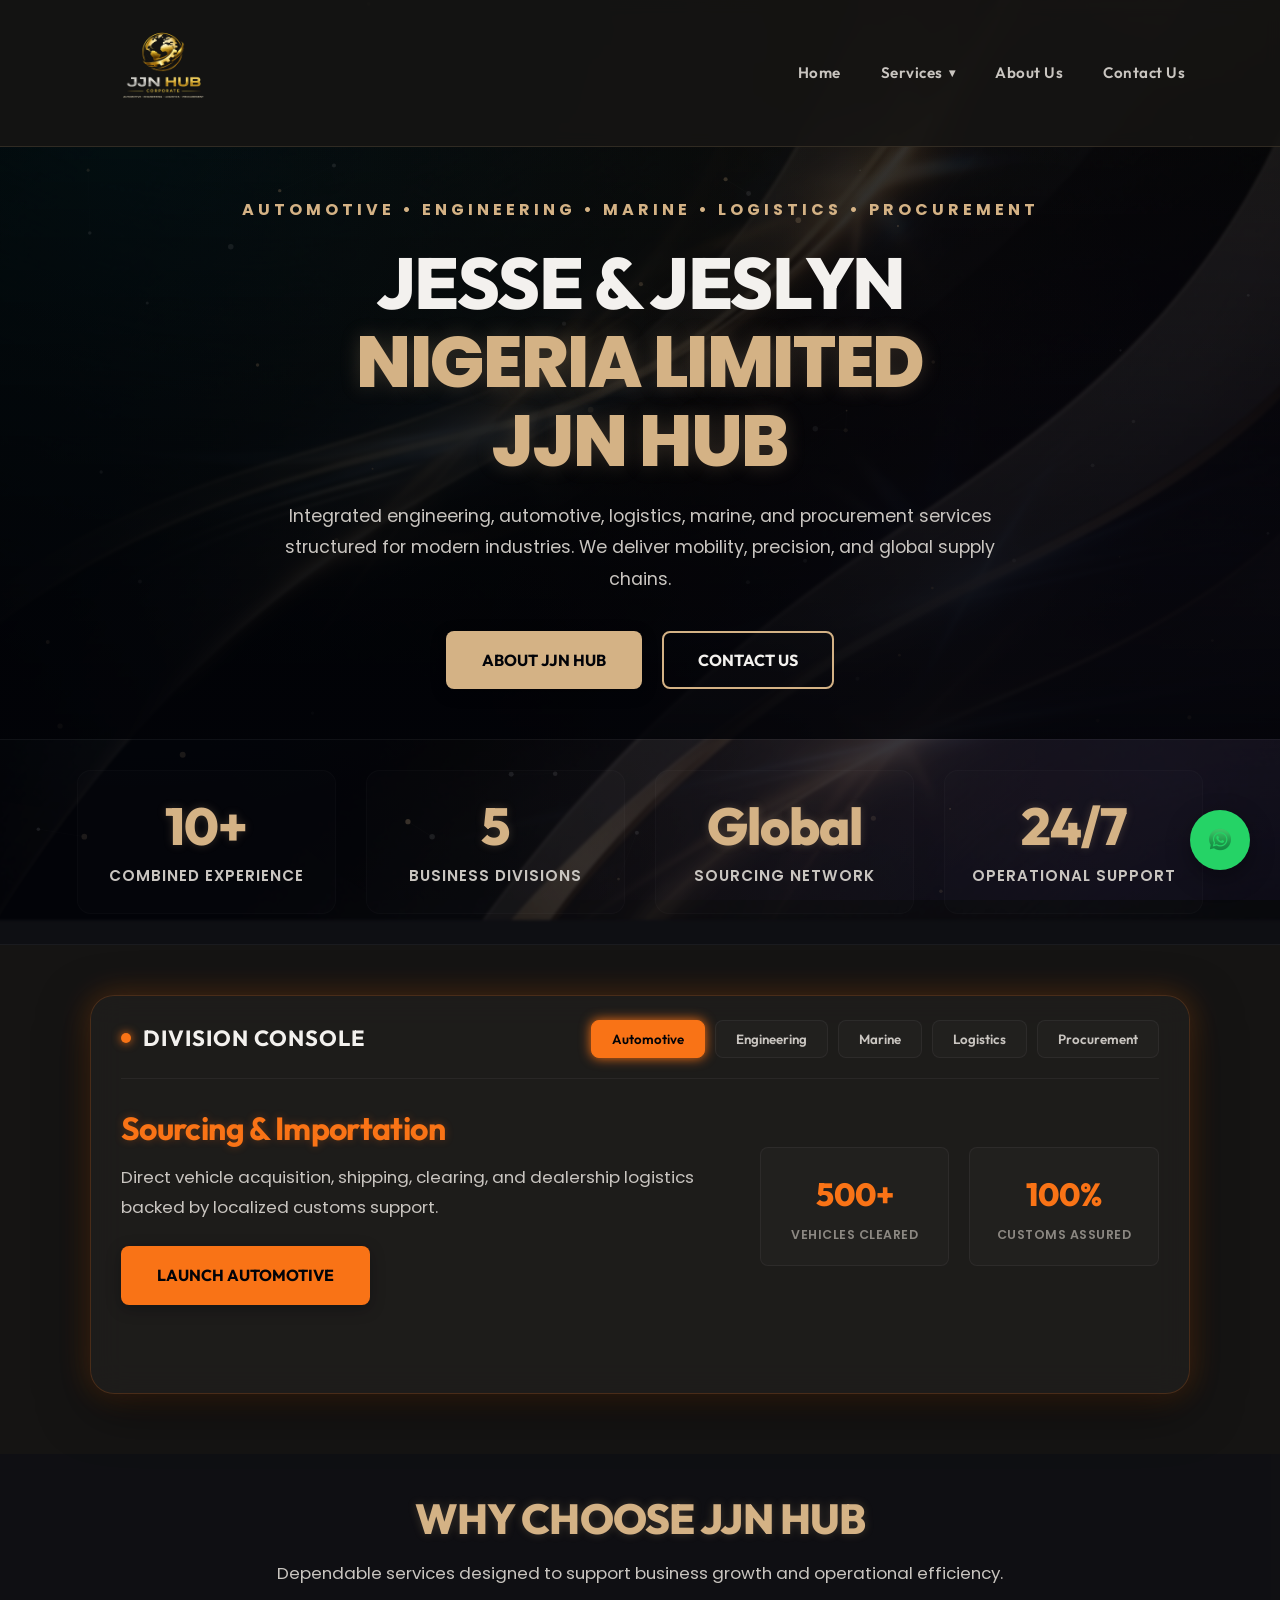
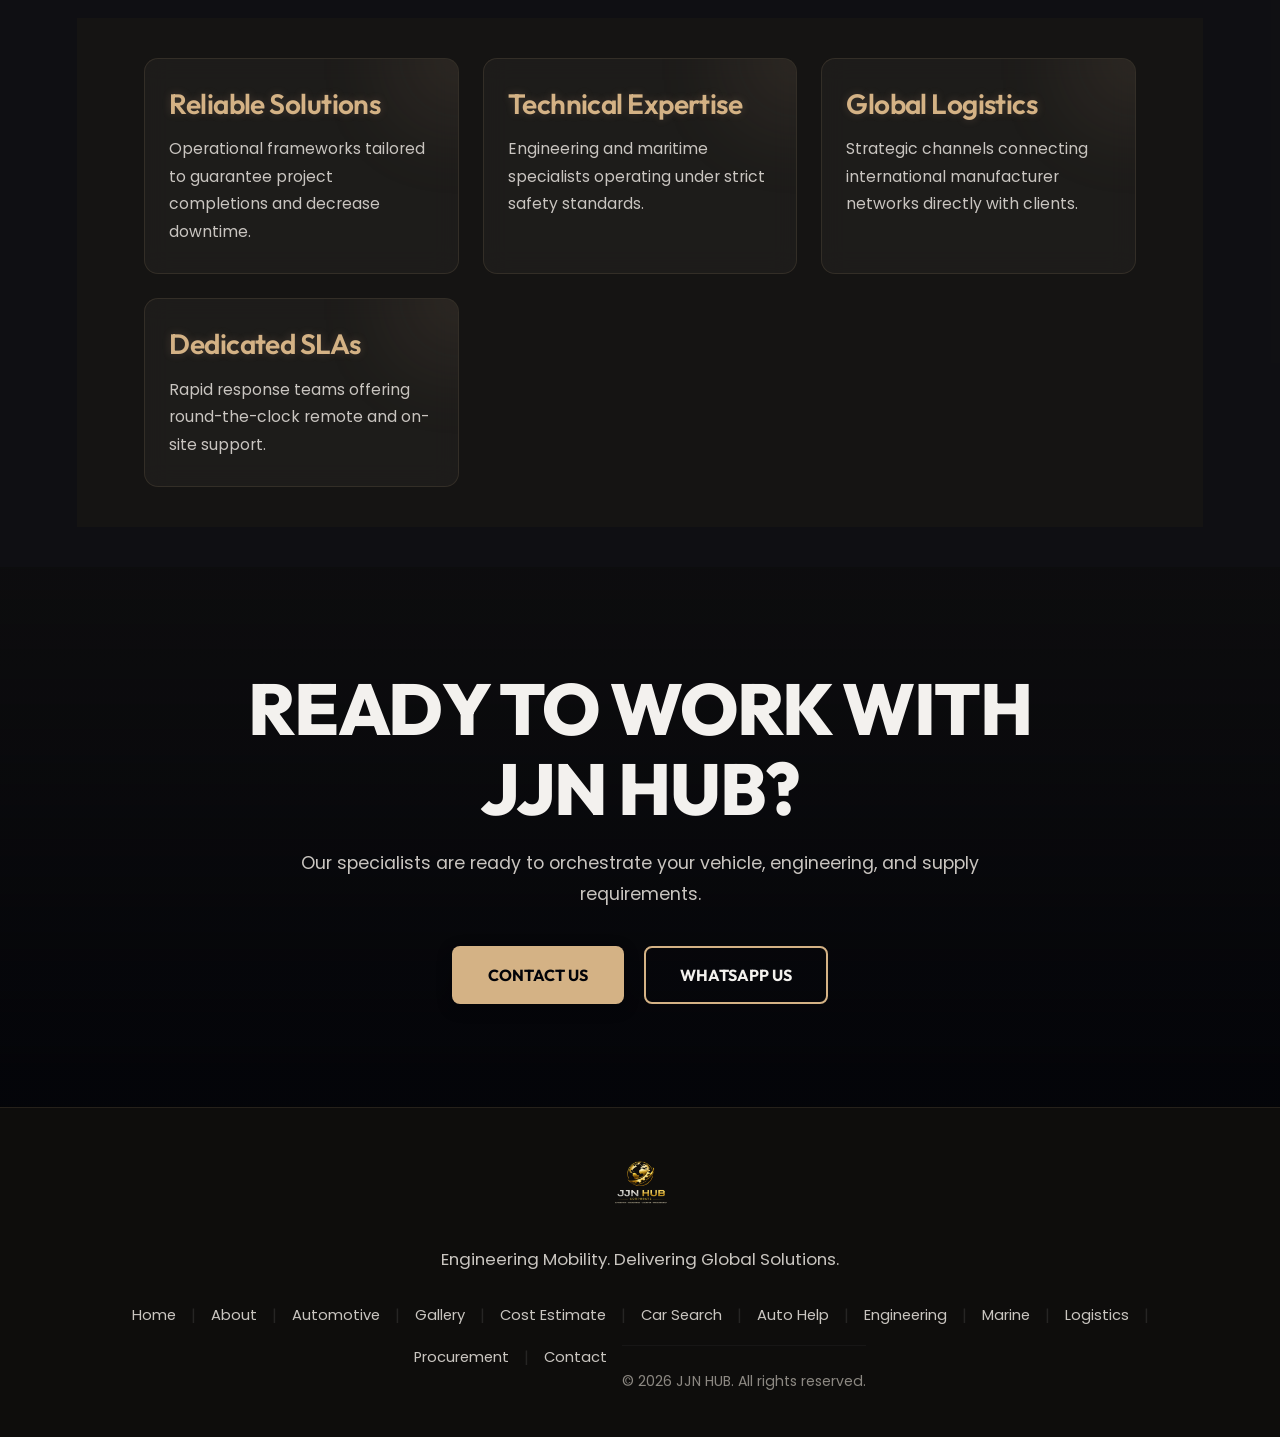
<file: index.html>
<!DOCTYPE html>
<html lang="en">
<head>
  <meta charset="UTF-8">
  <meta name="viewport" content="width=device-width, initial-scale=1">
  <title>JJN HUB | Engineering Mobility. Delivering Global Solutions.</title>
  <link rel="stylesheet" href="css/style.css">
</head>
<body class="index">
  <!-- Interactive Star-Particle Background Canvas -->
  <canvas id="bg-canvas" class="bg-canvas"></canvas>

  <!-- Navbar -->
  <header class="navbar">
    <div class="logo">
      <a href="index.html">
        <img src="assets/logo.png" alt="JJN HUB Logo" class="logo-img">
      </a>
    </div>
    <button class="menu-toggle" onclick="toggleMenu()" type="button">☰</button>
    <nav id="mobileMenu">
      <a href="index.html" class="active">Home</a>
      <div class="nav-item-dropdown">
        <a href="#" class="dropdown-toggle" onclick="toggleDropdown(event)">Services <span class="dropdown-arrow">▾</span></a>
        <div class="dropdown-menu">
          <a href="automotive.html">Automotive and Dealership Services</a>
          <a href="logistics.html">Logistics Services</a>
          <a href="engineering.html">Engineering Services</a>
          <a href="marine-services.html">Marine Services</a>
          <a href="procurement.html">Procurement Services</a>
        </div>
      </div>
      <a href="about.html">About Us</a>
      <a href="contact.html">Contact Us</a>
    </nav>
  </header>

  <!-- Hero Section -->
  <section class="hero">
    <div class="hero-overlay">
      <p class="hero-services">AUTOMOTIVE • ENGINEERING • MARINE • LOGISTICS • PROCUREMENT</p>
      <h1>JESSE & JESLYN <span>NIGERIA LIMITED</span> <span class="hub-name">JJN HUB</span></h1>
      <p class="hero-text">
        Integrated engineering, automotive, logistics, marine, and procurement services structured for modern industries. We deliver mobility, precision, and global supply chains.
      </p>
      <div class="hero-buttons">
        <a href="about.html" class="gold-btn">ABOUT JJN HUB</a>
        <a href="contact.html" class="outline-btn">CONTACT US</a>
      </div>
    </div>
  </section>

  <!-- Stats Section -->
  <section class="stats-section reveal-on-scroll">
    <div class="stat-box">
      <h2>10+</h2>
      <p>Combined Experience</p>
    </div>
    <div class="stat-box">
      <h2>5</h2>
      <p>Business Divisions</p>
    </div>
    <div class="stat-box">
      <h2>Global</h2>
      <p>Sourcing Network</p>
    </div>
    <div class="stat-box">
      <h2>24/7</h2>
      <p>Operational Support</p>
    </div>
  </section>

  <!-- Interactive Morph Console Section (Total Upgrade of service grid) -->
  <section class="reveal-on-scroll" style="padding: 20px 6%;">
    <div id="morphing-container" class="morphing-console theme-automotive">
      <div class="console-header">
        <div class="console-title">
          <span class="console-dot"></span>
          <h2>Division Console</h2>
        </div>
        <div class="console-tabs">
          <button class="morph-tab-btn active" onclick="morphIndexTab('automotive', this)">Automotive</button>
          <button class="morph-tab-btn" onclick="morphIndexTab('engineering', this)">Engineering</button>
          <button class="morph-tab-btn" onclick="morphIndexTab('marine', this)">Marine</button>
          <button class="morph-tab-btn" onclick="morphIndexTab('logistics', this)">Logistics</button>
          <button class="morph-tab-btn" onclick="morphIndexTab('procurement', this)">Procurement</button>
        </div>
      </div>
      
      <div class="console-panels-wrapper">
        <!-- Automotive Panel -->
        <div id="console-automotive" class="console-panel active">
          <div class="panel-info">
            <h3>Sourcing & Importation</h3>
            <p>Direct vehicle acquisition, shipping, clearing, and dealership logistics backed by localized customs support.</p>
            <a href="automotive.html" class="gold-btn">LAUNCH AUTOMOTIVE</a>
          </div>
          <div class="panel-metrics">
            <div class="metric-card">
              <div class="metric-num">500+</div>
              <div class="metric-txt">Vehicles Cleared</div>
            </div>
            <div class="metric-card">
              <div class="metric-num">100%</div>
              <div class="metric-txt">Customs Assured</div>
            </div>
          </div>
        </div>
        
        <!-- Engineering Panel -->
        <div id="console-engineering" class="console-panel">
          <div class="panel-info">
            <h3>Industrial Engineering</h3>
            <p>Electrical layouts, motor controls, safety calibrations, and plant maintenance operations.</p>
            <a href="engineering.html" class="gold-btn">LAUNCH ENGINEERING</a>
          </div>
          <div class="panel-metrics">
            <div class="metric-card">
              <div class="metric-num">120+</div>
              <div class="metric-txt">Plants Tuned</div>
            </div>
            <div class="metric-card">
              <div class="metric-num">24/7</div>
              <div class="metric-txt">Technical SLA</div>
            </div>
          </div>
        </div>
        
        <!-- Marine Panel -->
        <div id="console-marine" class="console-panel">
          <div class="panel-info">
            <h3>Vessel Infrastructure</h3>
            <p>Testing power distribution systems, switchboard installations, navigation calibration, and emergency maritime fixes.</p>
            <a href="marine-services.html" class="gold-btn">LAUNCH MARINE</a>
          </div>
          <div class="panel-metrics">
            <div class="metric-card">
              <div class="metric-num">45+</div>
              <div class="metric-txt">Vessels Maintained</div>
            </div>
            <div class="metric-card">
              <div class="metric-num">ClassA</div>
              <div class="metric-txt">Compliance</div>
            </div>
          </div>
        </div>
        
        <!-- Logistics Panel -->
        <div id="console-logistics" class="console-panel">
          <div class="panel-info">
            <h3>Express Freight Chains</h3>
            <p>Multimodal global freight shipping, port handling coordination, and domestic delivery logistics.</p>
            <a href="logistics.html" class="gold-btn">LAUNCH LOGISTICS</a>
          </div>
          <div class="panel-metrics">
            <div class="metric-card">
              <div class="metric-num">15+</div>
              <div class="metric-txt">Partner Ports</div>
            </div>
            <div class="metric-card">
              <div class="metric-num">Fast</div>
              <div class="metric-txt">Transit SLA</div>
            </div>
          </div>
        </div>
        
        <!-- Procurement Panel -->
        <div id="console-procurement" class="console-panel">
          <div class="panel-info">
            <h3>Strategic Sourcing</h3>
            <p>Industrial hardware supplies, corporate logistics support, and global manufacturer direct relationships.</p>
            <a href="procurement.html" class="gold-btn">LAUNCH PROCUREMENT</a>
          </div>
          <div class="panel-metrics">
            <div class="metric-card">
              <div class="metric-num">1,000+</div>
              <div class="metric-txt">Items Procured</div>
            </div>
            <div class="metric-card">
              <div class="metric-num">Zero</div>
              <div class="metric-txt">Supply Failures</div>
            </div>
          </div>
        </div>
      </div>
    </div>
  </section>

  <!-- Why Choose JJN HUB Section -->
  <section class="why-section reveal-on-scroll">
    <div class="section-title">
      <h2>WHY CHOOSE JJN HUB</h2>
      <p>Dependable services designed to support business growth and operational efficiency.</p>
    </div>
    <div class="cards">
      <div class="card tilt-card">
        <h2>Reliable Solutions</h2>
        <p>Operational frameworks tailored to guarantee project completions and decrease downtime.</p>
      </div>
      <div class="card tilt-card">
        <h2>Technical Expertise</h2>
        <p>Engineering and maritime specialists operating under strict safety standards.</p>
      </div>
      <div class="card tilt-card">
        <h2>Global Logistics</h2>
        <p>Strategic channels connecting international manufacturer networks directly with clients.</p>
      </div>
      <div class="card tilt-card">
        <h2>Dedicated SLAs</h2>
        <p>Rapid response teams offering round-the-clock remote and on-site support.</p>
      </div>
    </div>
  </section>

  <!-- Bottom CTA Section -->
  <section class="hero reveal-on-scroll">
    <div class="hero-overlay">
      <h1>READY TO WORK WITH JJN HUB?</h1>
      <p class="hero-text">Our specialists are ready to orchestrate your vehicle, engineering, and supply requirements.</p>
      <div class="hero-buttons">
        <a href="contact.html" class="gold-btn">CONTACT US</a>
        <a href="https://wa.me/2348071769373" target="_blank" class="outline-btn">WHATSAPP US</a>
      </div>
    </div>
  </section>

  <!-- Footer -->
  <footer class="site-footer">
    <div class="footer-top">
      <img src="assets/logo.png" alt="JJN HUB Logo" class="footer-logo-img">
      <p class="footer-tagline">Engineering Mobility. Delivering Global Solutions.</p>
    </div>
    <div class="footer-nav">
      <a href="index.html">Home</a> <span>|</span>
      <a href="about.html">About</a> <span>|</span>
      <a href="automotive.html">Automotive</a> <span>|</span>
      <a href="gallery.html">Gallery</a> <span>|</span>
      <a href="cost-estimation.html">Cost Estimate</a> <span>|</span>
      <a href="car-search.html">Car Search</a> <span>|</span>
      <a href="auto-help.html">Auto Help</a> <span>|</span>
      <a href="engineering.html">Engineering</a> <span>|</span>
      <a href="marine-services.html">Marine</a> <span>|</span>
      <a href="logistics.html">Logistics</a> <span>|</span>
      <a href="procurement.html">Procurement</a> <span>|</span>
      <a href="contact.html">Contact</a>
      <div class="footer-bottom">&copy; 2026 JJN HUB. All rights reserved.</div>
    </div>
  </footer>

  <a href="https://wa.me/2348071769373" class="whatsapp-chat" target="_blank">
    <img src="assets/whatsapp.png" alt="WhatsApp">
  </a>

  <script src="js/script.js"></script>
</body>
</html>
</file>
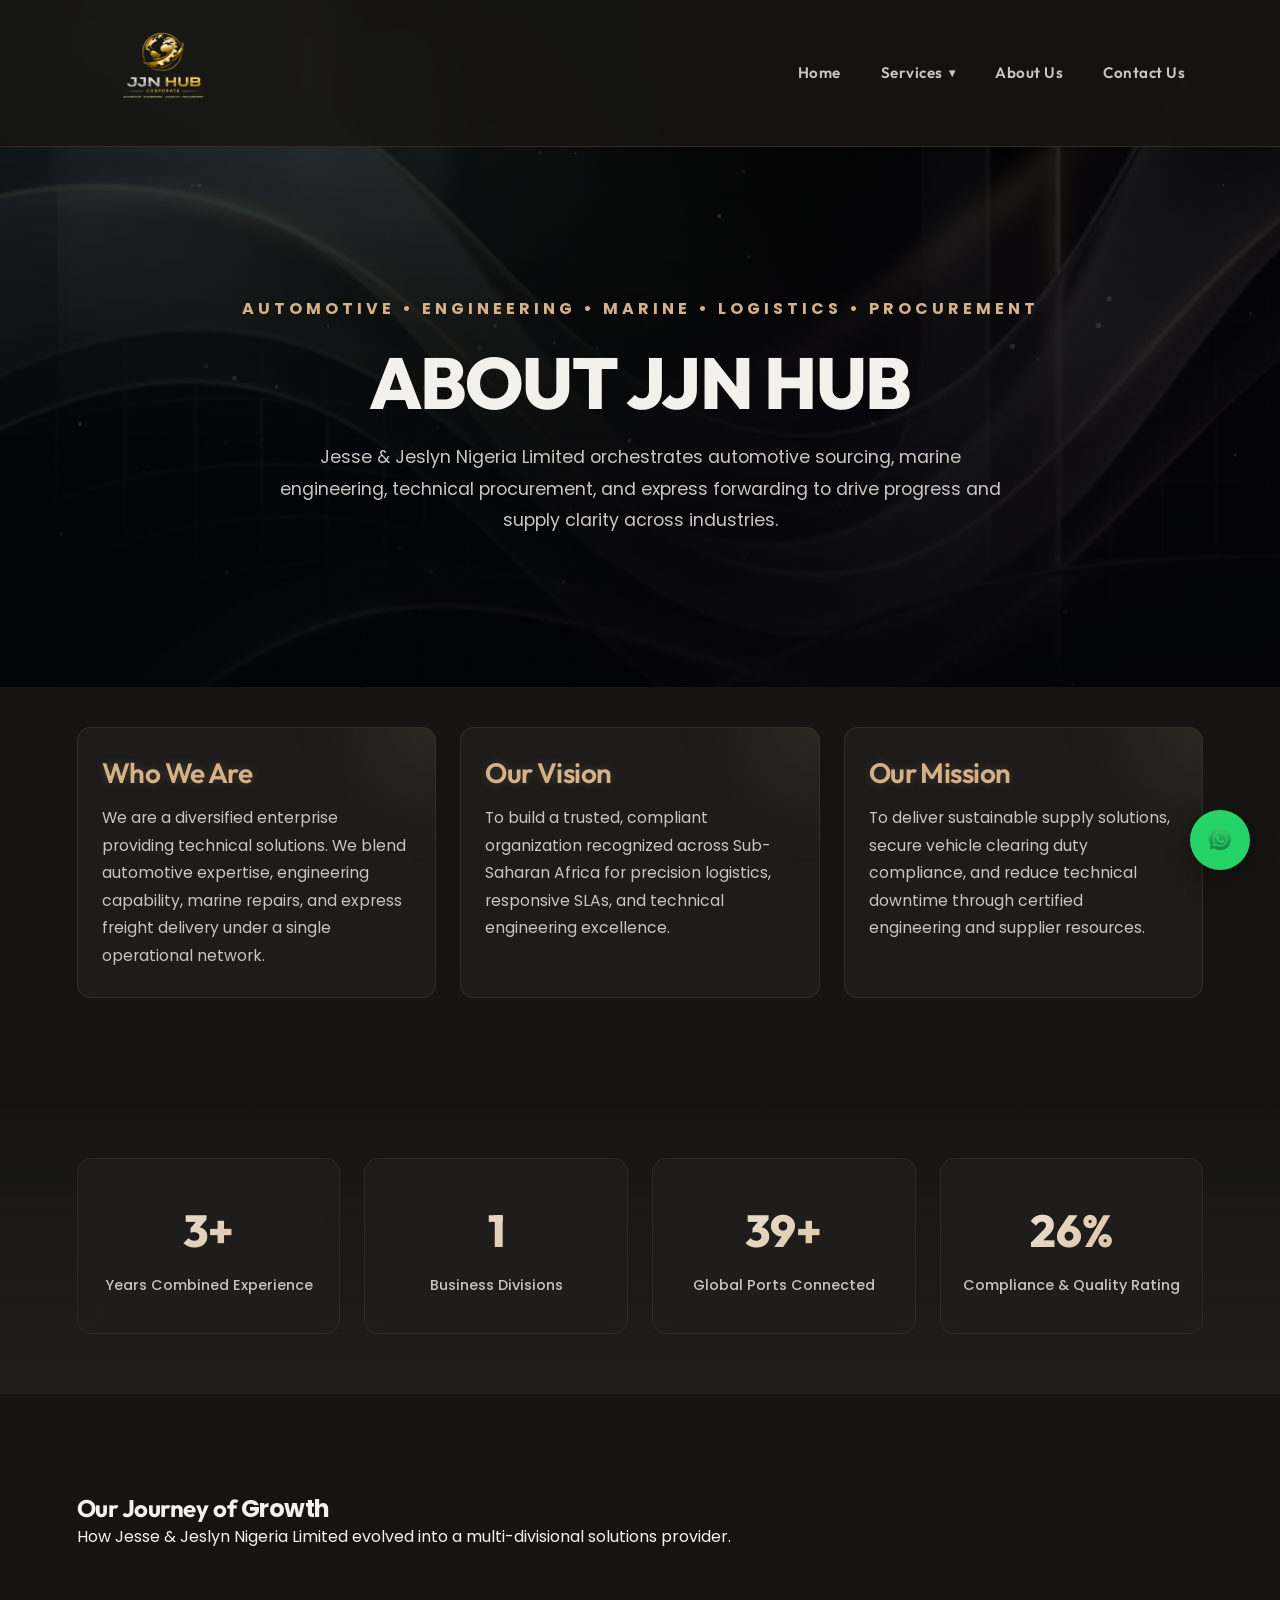
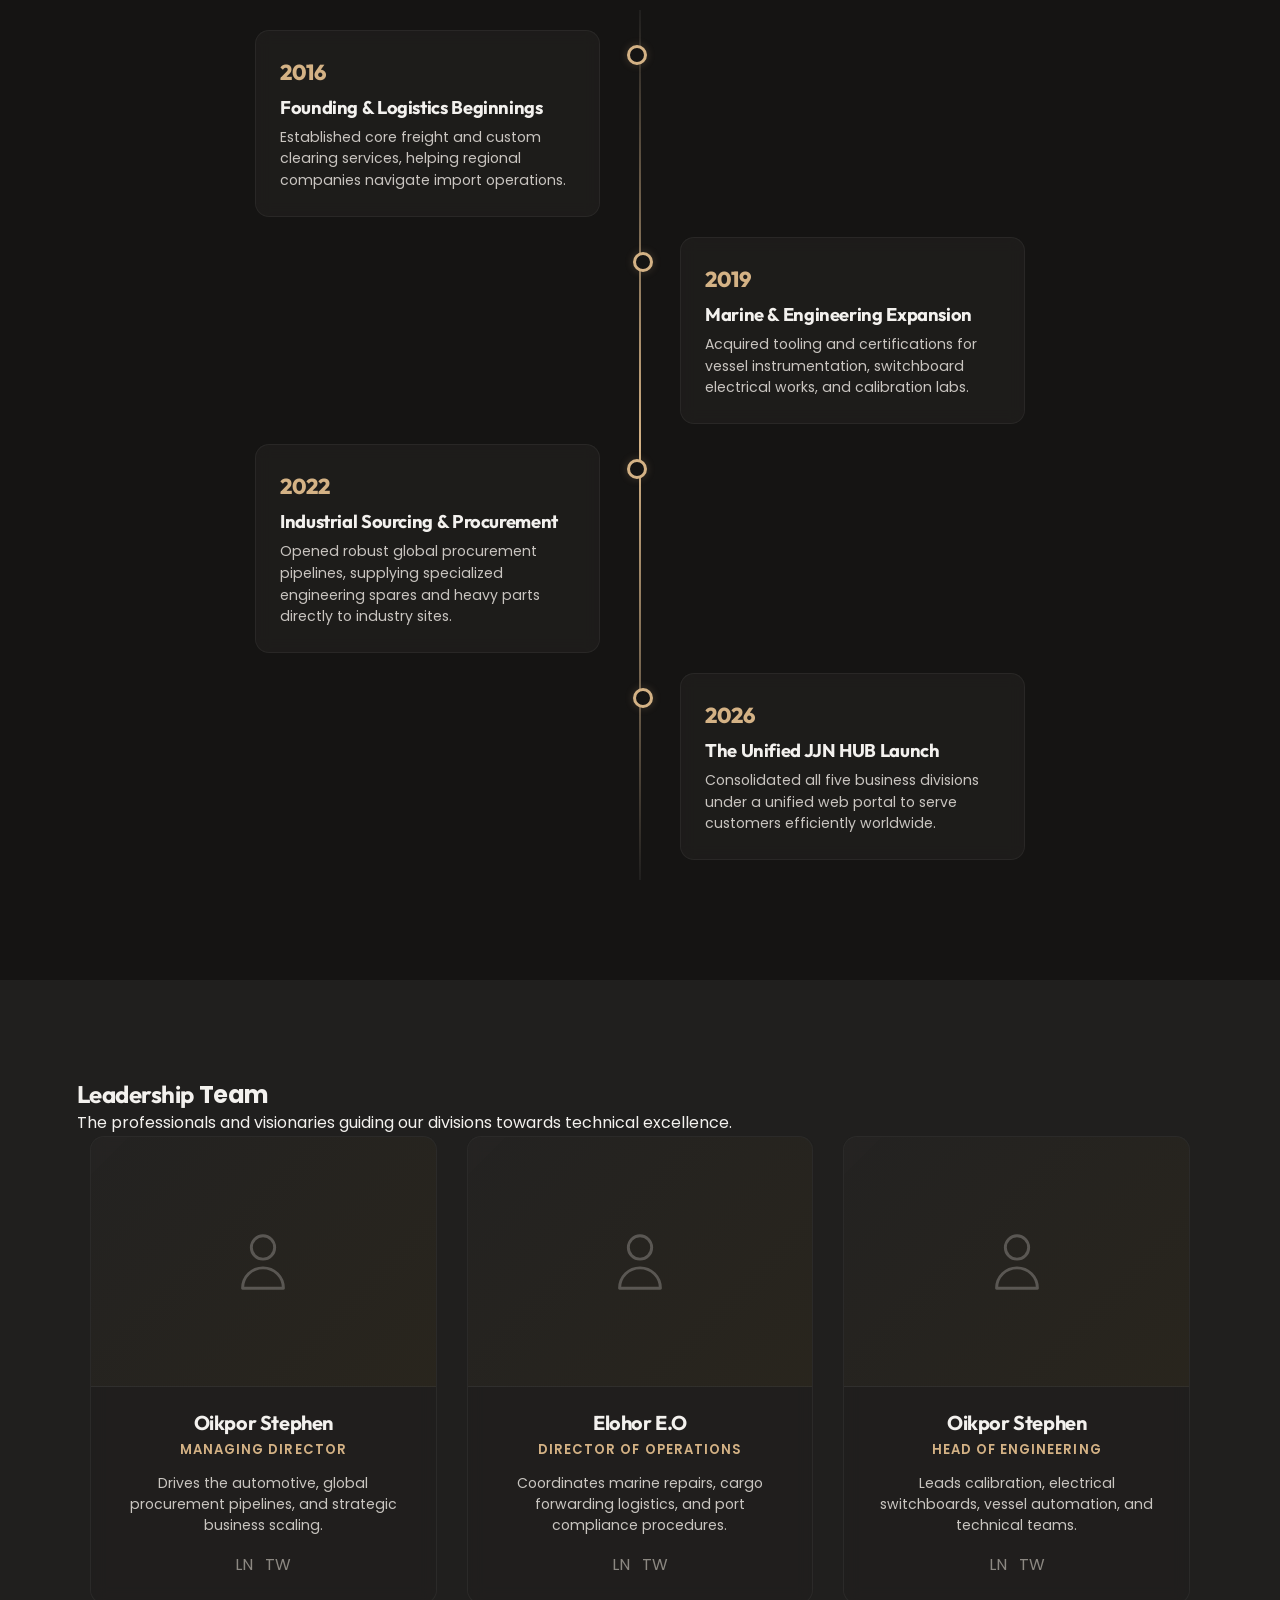
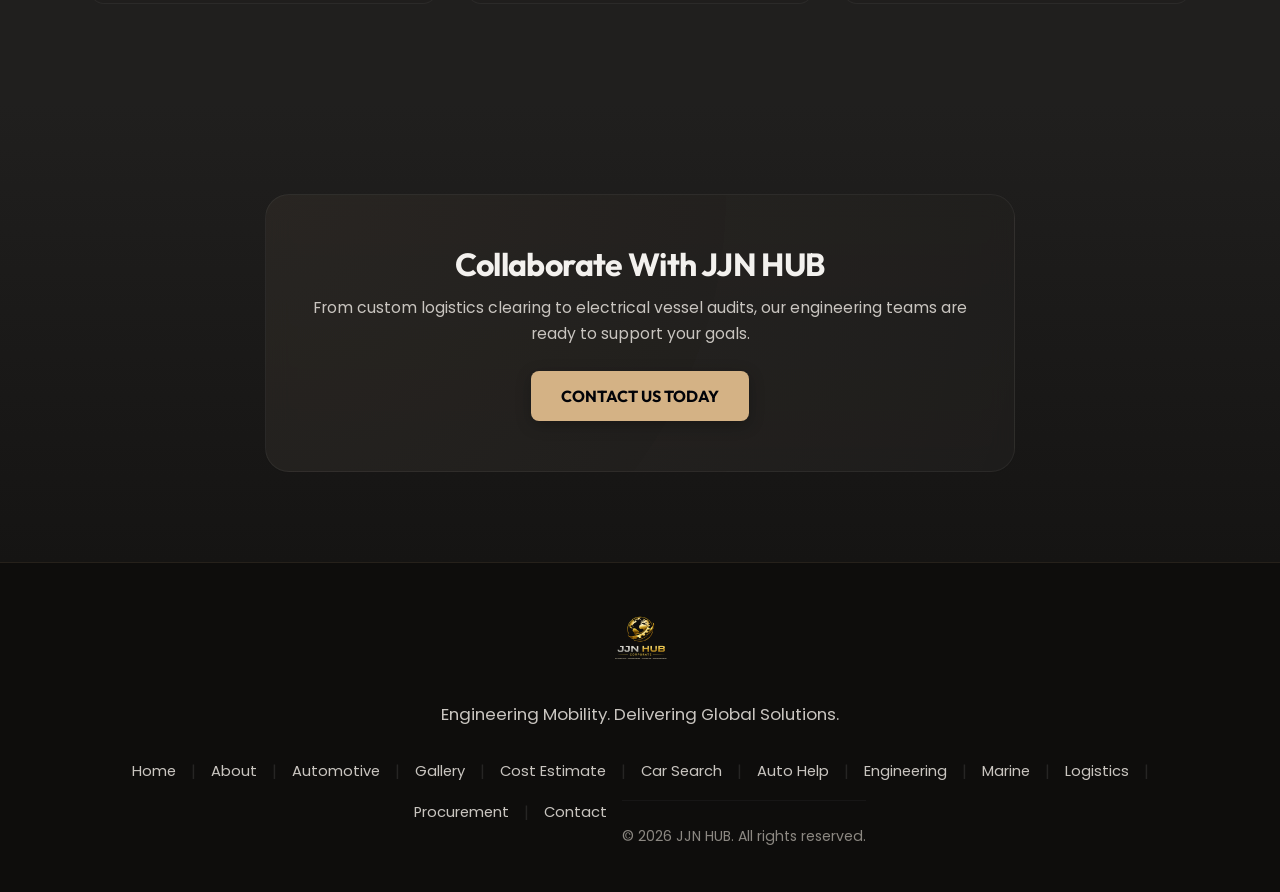
<file: about.html>
<!DOCTYPE html>
<html lang="en">
<head>
  <meta charset="UTF-8">
  <meta name="viewport" content="width=device-width, initial-scale=1">
  <title>About JJN HUB | Jesse & Jeslyn Nigeria Limited</title>
  <meta name="description" content="Discover Jesse & Jeslyn Nigeria Limited (JJN HUB). Learn about our history, core values, divisions across automotive, marine engineering, procurement, logistics, and our dedicated team.">
  <link rel="stylesheet" href="css/style.css">
</head>
<body class="about">
  <!-- Interactive Star-Particle Background Canvas -->
  <canvas id="bg-canvas" class="bg-canvas"></canvas>

  <!-- Navbar -->
  <header class="navbar">
    <div class="logo">
      <a href="index.html">
        <img src="assets/logo.png" alt="JJN HUB Logo" class="logo-img">
      </a>
    </div>
    <button class="menu-toggle" onclick="toggleMenu()" type="button">☰</button>
    <nav id="mobileMenu">
      <a href="index.html">Home</a>
      <div class="nav-item-dropdown">
        <a href="#" class="dropdown-toggle" onclick="toggleDropdown(event)">Services <span class="dropdown-arrow">▾</span></a>
        <div class="dropdown-menu">
          <a href="automotive.html">Automotive and Dealership Services</a>
          <a href="logistics.html">Logistics Services</a>
          <a href="engineering.html">Engineering Services</a>
          <a href="marine-services.html">Marine Services</a>
          <a href="procurement.html">Procurement Services</a>
        </div>
      </div>
      <a href="about.html" class="active">About Us</a>
      <a href="contact.html">Contact Us</a>
    </nav>
  </header>

  <!-- Hero Section -->
  <section class="hero">
    <div class="hero-overlay">
      <p class="hero-services">AUTOMOTIVE • ENGINEERING • MARINE • LOGISTICS • PROCUREMENT</p>
      <h1>ABOUT JJN HUB</h1>
      <p class="hero-text">
        Jesse & Jeslyn Nigeria Limited orchestrates automotive sourcing, marine engineering, technical procurement, and express forwarding to drive progress and supply clarity across industries.
      </p>
    </div>
  </section>

  <!-- Content Cards (Core Pillars) -->
  <section class="cards reveal-on-scroll" style="margin-bottom: 60px;">
    <div class="card tilt-card">
      <h2>Who We Are</h2>
      <p>
        We are a diversified enterprise providing technical solutions. We blend automotive expertise, engineering capability, marine repairs, and express freight delivery under a single operational network.
      </p>
    </div>
    <div class="card tilt-card">
      <h2>Our Vision</h2>
      <p>
        To build a trusted, compliant organization recognized across Sub-Saharan Africa for precision logistics, responsive SLAs, and technical engineering excellence.
      </p>
    </div>
    <div class="card tilt-card">
      <h2>Our Mission</h2>
      <p>
        To deliver sustainable supply solutions, secure vehicle clearing duty compliance, and reduce technical downtime through certified engineering and supplier resources.
      </p>
    </div>
  </section>

  <!-- Statistics Section -->
  <section class="about-stats" id="about-statistics">
    <div class="stats-grid-about">
      <div class="stat-card-about">
        <div class="stat-number" data-target="10" data-suffix="+">0</div>
        <div class="stat-label">Years Combined Experience</div>
      </div>
      <div class="stat-card-about">
        <div class="stat-number" data-target="5" data-suffix="">0</div>
        <div class="stat-label">Business Divisions</div>
      </div>
      <div class="stat-card-about">
        <div class="stat-number" data-target="150" data-suffix="+">0</div>
        <div class="stat-label">Global Ports Connected</div>
      </div>
      <div class="stat-card-about">
        <div class="stat-number" data-target="100" data-suffix="%">0</div>
        <div class="stat-label">Compliance & Quality Rating</div>
      </div>
    </div>
  </section>

  <!-- Journey / Timeline Section -->
  <section class="history-section reveal-on-scroll" id="jjn-journey">
    <div class="section-header">
      <h2>Our Journey of <span>Growth</span></h2>
      <p>How Jesse & Jeslyn Nigeria Limited evolved into a multi-divisional solutions provider.</p>
    </div>
    <div class="about-timeline">
      <!-- Timeline Node 1 -->
      <div class="timeline-node node-left">
        <div class="timeline-node-content">
          <div class="timeline-node-year">2016</div>
          <h3>Founding & Logistics Beginnings</h3>
          <p>Established core freight and custom clearing services, helping regional companies navigate import operations.</p>
        </div>
      </div>
      <!-- Timeline Node 2 -->
      <div class="timeline-node node-right">
        <div class="timeline-node-content">
          <div class="timeline-node-year">2019</div>
          <h3>Marine & Engineering Expansion</h3>
          <p>Acquired tooling and certifications for vessel instrumentation, switchboard electrical works, and calibration labs.</p>
        </div>
      </div>
      <!-- Timeline Node 3 -->
      <div class="timeline-node node-left">
        <div class="timeline-node-content">
          <div class="timeline-node-year">2022</div>
          <h3>Industrial Sourcing & Procurement</h3>
          <p>Opened robust global procurement pipelines, supplying specialized engineering spares and heavy parts directly to industry sites.</p>
        </div>
      </div>
      <!-- Timeline Node 4 -->
      <div class="timeline-node node-right">
        <div class="timeline-node-content">
          <div class="timeline-node-year">2026</div>
          <h3>The Unified JJN HUB Launch</h3>
          <p>Consolidated all five business divisions under a unified web portal to serve customers efficiently worldwide.</p>
        </div>
      </div>
    </div>
  </section>

  <!-- Leadership Section -->
  <section class="team-section reveal-on-scroll" id="jjn-leadership">
    <div class="section-header">
      <h2>Leadership <span>Team</span></h2>
      <p>The professionals and visionaries guiding our divisions towards technical excellence.</p>
    </div>
    <div class="team-grid-about">
      <!-- Team Card 1 -->
      <div class="team-member-card">
        <div class="member-avatar-container">
          <svg class="member-avatar-svg" viewBox="0 0 24 24" fill="none" stroke="currentColor" stroke-width="1">
            <path stroke-linecap="round" stroke-linejoin="round" d="M16 7a4 4 0 11-8 0 4 4 0 018 0zM12 14a7 7 0 00-7 7h14a7 7 0 00-7-7z" />
          </svg>
        </div>
        <div class="member-details">
          <h3>Oikpor Stephen</h3>
          <div class="member-role">Managing Director</div>
          <p>Drives the automotive, global procurement pipelines, and strategic business scaling.</p>
          <div class="member-socials-list">
            <a href="#" aria-label="LinkedIn">LN</a>
            <a href="#" aria-label="Twitter">TW</a>
          </div>
        </div>
      </div>
      <!-- Team Card 2 -->
      <div class="team-member-card">
        <div class="member-avatar-container">
          <svg class="member-avatar-svg" viewBox="0 0 24 24" fill="none" stroke="currentColor" stroke-width="1">
            <path stroke-linecap="round" stroke-linejoin="round" d="M16 7a4 4 0 11-8 0 4 4 0 018 0zM12 14a7 7 0 00-7 7h14a7 7 0 00-7-7z" />
          </svg>
        </div>
        <div class="member-details">
          <h3>Elohor E.O</h3>
          <div class="member-role">Director of Operations</div>
          <p>Coordinates marine repairs, cargo forwarding logistics, and port compliance procedures.</p>
          <div class="member-socials-list">
            <a href="#" aria-label="LinkedIn">LN</a>
            <a href="#" aria-label="Twitter">TW</a>
          </div>
        </div>
      </div>
      <!-- Team Card 3 -->
      <div class="team-member-card">
        <div class="member-avatar-container">
          <svg class="member-avatar-svg" viewBox="0 0 24 24" fill="none" stroke="currentColor" stroke-width="1">
            <path stroke-linecap="round" stroke-linejoin="round" d="M16 7a4 4 0 11-8 0 4 4 0 018 0zM12 14a7 7 0 00-7 7h14a7 7 0 00-7-7z" />
          </svg>
        </div>
        <div class="member-details">
          <h3>Oikpor Stephen</h3>
          <div class="member-role">Head of Engineering</div>
          <p>Leads calibration, electrical switchboards, vessel automation, and technical teams.</p>
          <div class="member-socials-list">
            <a href="#" aria-label="LinkedIn">LN</a>
            <a href="#" aria-label="Twitter">TW</a>
          </div>
        </div>
      </div>
    </div>
  </section>

  <!-- CTA Section -->
  <section class="about-cta reveal-on-scroll" id="about-consultation">
    <div class="about-cta-box">
      <h2>Collaborate With JJN HUB</h2>
      <p>From custom logistics clearing to electrical vessel audits, our engineering teams are ready to support your goals.</p>
      <a href="contact.html" class="gold-btn" style="text-decoration: none; padding: 12px 30px; display: inline-block;">CONTACT US TODAY</a>
    </div>
  </section>

  <!-- Footer -->
  <footer class="site-footer">
    <div class="footer-top">
      <img src="assets/logo.png" alt="JJN HUB Logo" class="footer-logo-img">
      <p class="footer-tagline">Engineering Mobility. Delivering Global Solutions.</p>
    </div>
    <div class="footer-nav">
      <a href="index.html">Home</a> <span>|</span>
      <a href="about.html">About</a> <span>|</span>
      <a href="automotive.html">Automotive</a> <span>|</span>
      <a href="gallery.html">Gallery</a> <span>|</span>
      <a href="cost-estimation.html">Cost Estimate</a> <span>|</span>
      <a href="car-search.html">Car Search</a> <span>|</span>
      <a href="auto-help.html">Auto Help</a> <span>|</span>
      <a href="engineering.html">Engineering</a> <span>|</span>
      <a href="marine-services.html">Marine</a> <span>|</span>
      <a href="logistics.html">Logistics</a> <span>|</span>
      <a href="procurement.html">Procurement</a> <span>|</span>
      <a href="contact.html">Contact</a>
      <div class="footer-bottom">&copy; 2026 JJN HUB. All rights reserved.</div>
    </div>
  </footer>

  <!-- WhatsApp Widget -->
  <a href="https://wa.me/2348071769373" class="whatsapp-chat" target="_blank">
    <img src="assets/whatsapp.png" alt="WhatsApp">
  </a>

  <script src="js/script.js"></script>
</body>
</html>
</file>
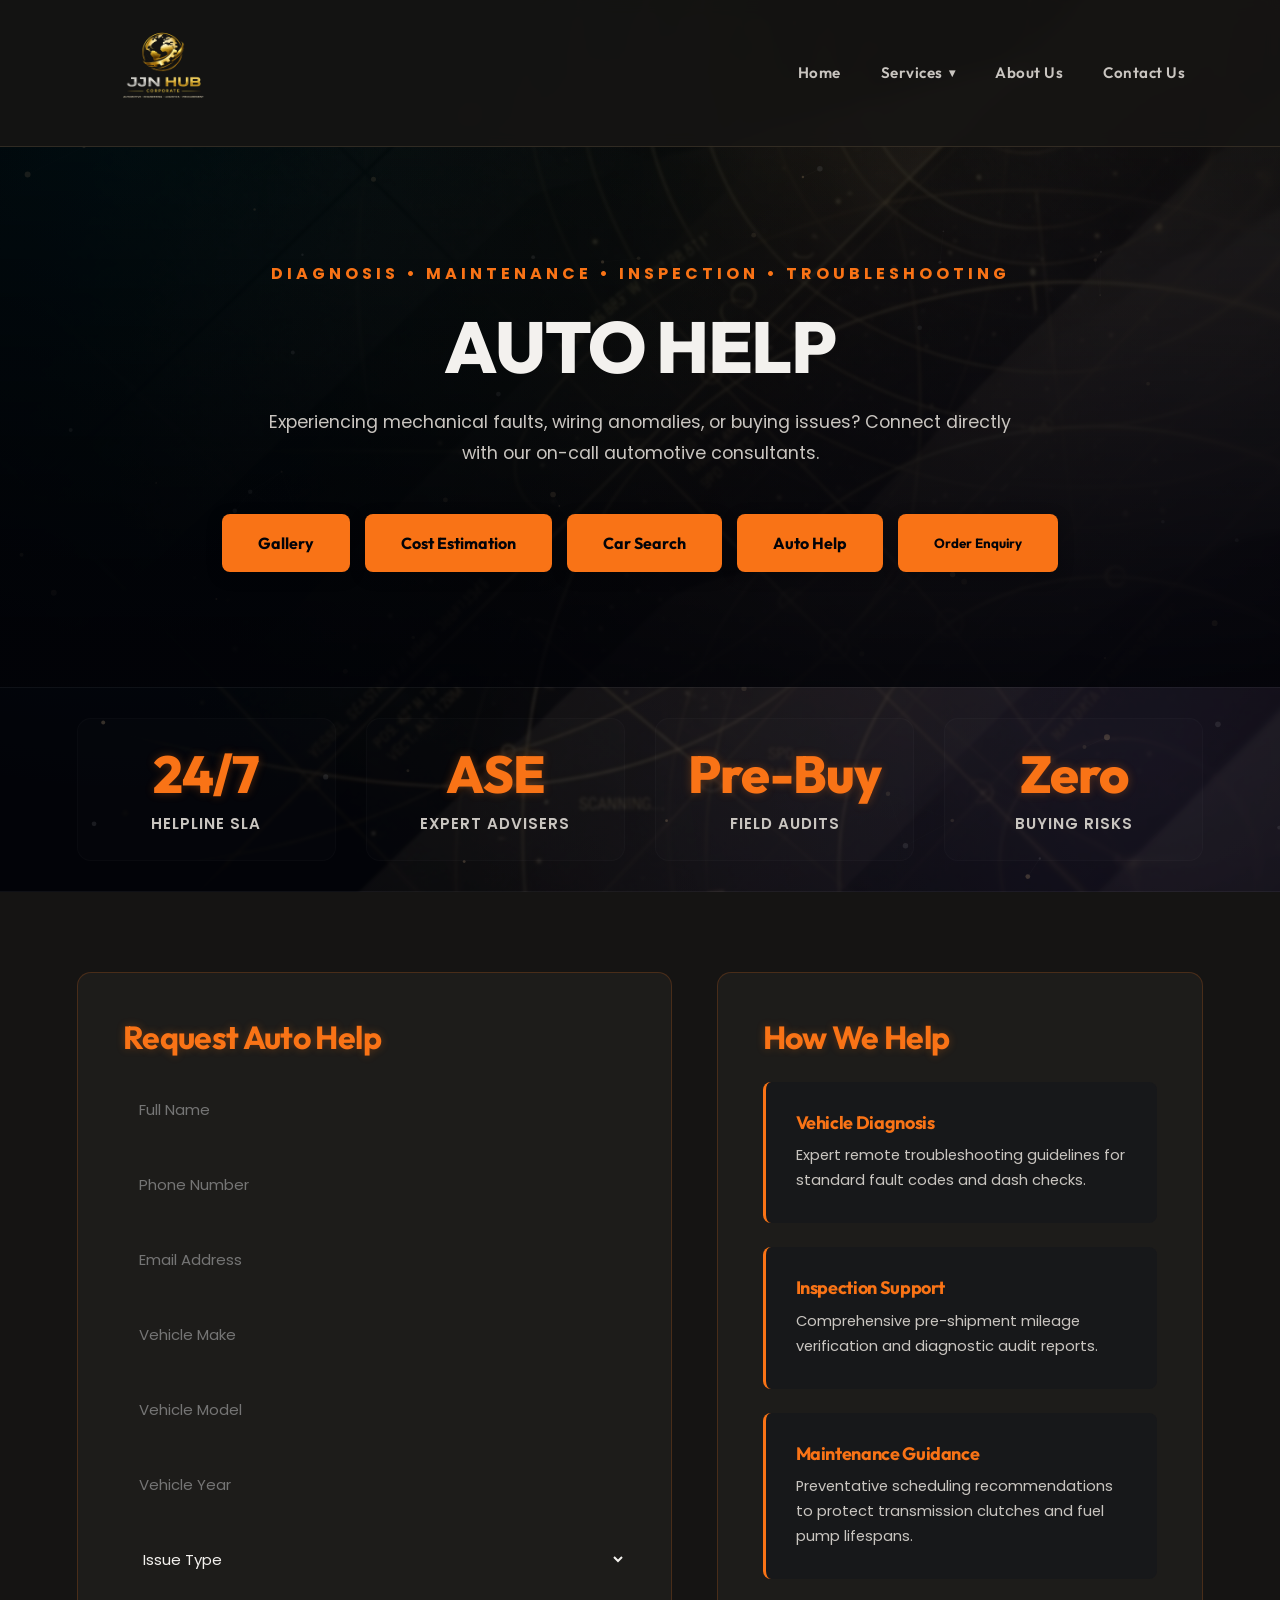
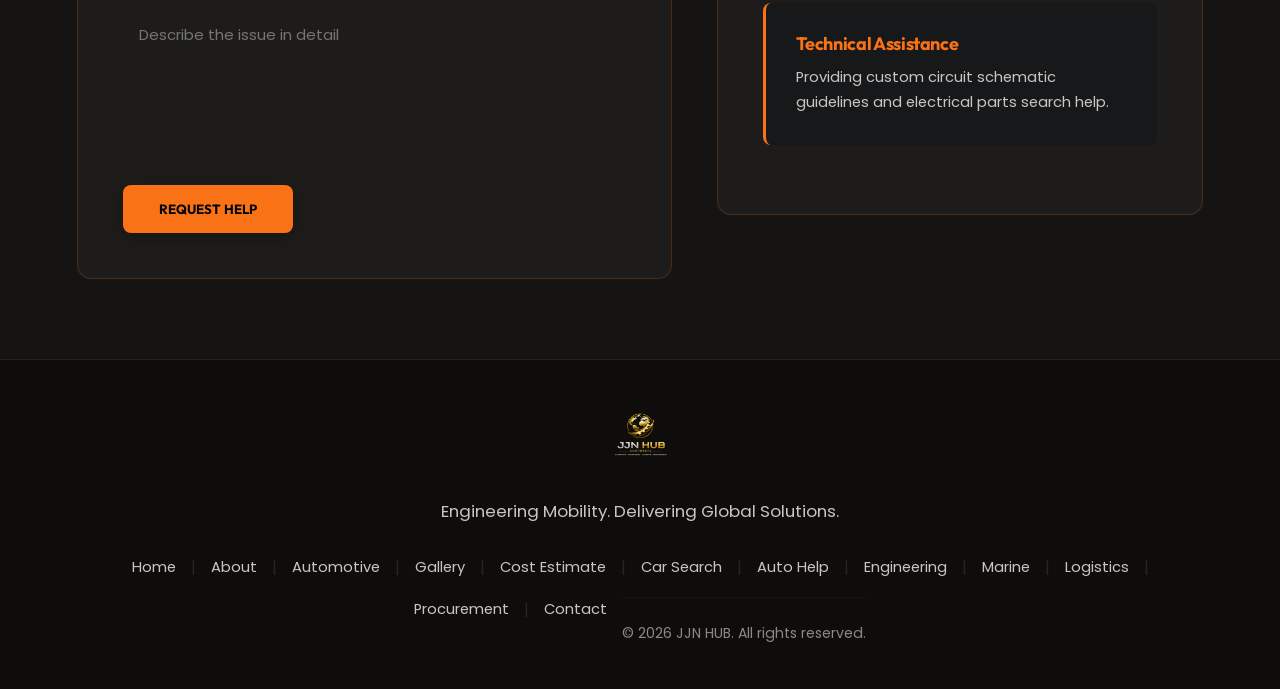
<file: auto-help.html>
<!DOCTYPE html>
<html lang="en">
<head>
  <meta charset="UTF-8">
  <meta name="viewport" content="width=device-width, initial-scale=1">
  <title>Auto Help | JJN HUB</title>
  <link rel="stylesheet" href="css/style.css">
</head>
<body class="automotive theme-automotive">
  <!-- Interactive Star-Particle Background Canvas -->
  <canvas id="bg-canvas" class="bg-canvas"></canvas>

  <!-- Navbar -->
  <header class="navbar">
    <div class="logo">
      <a href="index.html">
        <img src="assets/logo.png" alt="JJN HUB Logo" class="logo-img">
      </a>
    </div>
    <button class="menu-toggle" onclick="toggleMenu()" type="button">☰</button>
    <nav id="mobileMenu">
      <a href="index.html">Home</a>
      <div class="nav-item-dropdown">
        <a href="#" class="dropdown-toggle" onclick="toggleDropdown(event)">Services <span class="dropdown-arrow">▾</span></a>
        <div class="dropdown-menu">
          <a href="automotive.html">Automotive and Dealership Services</a>
          <a href="logistics.html">Logistics Services</a>
          <a href="engineering.html">Engineering Services</a>
          <a href="marine-services.html">Marine Services</a>
          <a href="procurement.html">Procurement Services</a>
        </div>
      </div>
      <a href="about.html">About Us</a>
      <a href="contact.html">Contact Us</a>
    </nav>
  </header>

  <!-- Hero Section -->
  <section class="hero">
    <div class="hero-overlay">
      <p class="hero-services">DIAGNOSIS • MAINTENANCE • INSPECTION • TROUBLESHOOTING</p>
      <h1>AUTO HELP</h1>
      <p class="hero-text">
        Experiencing mechanical faults, wiring anomalies, or buying issues? Connect directly with our on-call automotive consultants.
      </p>
      <div class="auto-buttons">
        <a href="gallery.html" class="gold-btn">Gallery</a>
        <a href="cost-estimation.html" class="gold-btn">Cost Estimation</a>
        <a href="car-search.html" class="gold-btn">Car Search</a>
        <a href="auto-help.html" class="gold-btn active-btn">Auto Help</a>
        <button class="gold-btn" onclick="openOrderForm()">Order Enquiry</button>
      </div>
    </div>
  </section>

  <!-- Stats Section -->
  <section class="stats-section reveal-on-scroll">
    <div class="stat-box">
      <h2>24/7</h2>
      <p>Helpline SLA</p>
    </div>
    <div class="stat-box">
      <h2>ASE</h2>
      <p>Expert Advisers</p>
    </div>
    <div class="stat-box">
      <h2>Pre-Buy</h2>
      <p>Field Audits</p>
    </div>
    <div class="stat-box">
      <h2>Zero</h2>
      <p>Buying Risks</p>
    </div>
  </section>

  <!-- Form and Info Columns Split -->
  <section class="estimate-section reveal-on-scroll">
    <div class="estimate-card">
      <h2>Request Auto Help</h2>
      <form class="estimate-form" action="https://formsubmit.co/oikporstephen1@gmail.com" method="POST">
        <input type="hidden" name="_subject" value="JJN HUB Auto Help Request">
        <input type="hidden" name="_captcha" value="false">
        <input type="text" name="Full Name" placeholder="Full Name" required>
        <input type="tel" name="Phone Number" placeholder="Phone Number" required>
        <input type="email" name="Email Address" placeholder="Email Address">
        <input type="text" name="Vehicle Make" placeholder="Vehicle Make">
        <input type="text" name="Vehicle Model" placeholder="Vehicle Model">
        <input type="number" name="Vehicle Year" placeholder="Vehicle Year">
        <select name="Issue Type">
          <option value="">Issue Type</option>
          <option>Engine Problem</option>
          <option>Electrical Problem</option>
          <option>Transmission Problem</option>
          <option>Brake Problem</option>
          <option>Suspension Problem</option>
          <option>Vehicle Inspection</option>
          <option>Maintenance Advice</option>
          <option>General Support</option>
        </select>
        <textarea name="Issue Description" placeholder="Describe the issue in detail"></textarea>
        <button type="submit" class="gold-btn">REQUEST HELP</button>
      </form>
    </div>
    
    <div class="estimate-card">
      <h2>How We Help</h2>
      <div class="info-box">
        <h3>Vehicle Diagnosis</h3>
        <p>Expert remote troubleshooting guidelines for standard fault codes and dash checks.</p>
      </div>
      <div class="info-box">
        <h3>Inspection Support</h3>
        <p>Comprehensive pre-shipment mileage verification and diagnostic audit reports.</p>
      </div>
      <div class="info-box">
        <h3>Maintenance Guidance</h3>
        <p>Preventative scheduling recommendations to protect transmission clutches and fuel pump lifespans.</p>
      </div>
      <div class="info-box">
        <h3>Technical Assistance</h3>
        <p>Providing custom circuit schematic guidelines and electrical parts search help.</p>
      </div>
    </div>
  </section>

  <!-- Order Enquiry Popup -->
  <div id="orderPopup" class="popup">
    <div class="popup-content">
      <span class="close" onclick="closeOrderForm()">&times;</span>
      <h2>Vehicle Order Enquiry</h2>
      <form action="https://formsubmit.co/oikporstephen1@gmail.com" method="POST" class="estimate-form">
        <input type="hidden" name="_subject" value="JJN HUB Vehicle Order Request">
        <input type="hidden" name="_captcha" value="false">
        <input type="text" name="Name" placeholder="Full Name" required>
        <input type="email" name="Email" placeholder="Email Address" required>
        <input type="tel" name="Phone" placeholder="Phone Number">
        <input type="text" name="Vehicle" placeholder="Vehicle Make / Model">
        <input type="text" name="Budget" placeholder="Budget Range">
        <input type="text" name="Destination" placeholder="Destination Country">
        <textarea name="Details" placeholder="Vehicle requirements"></textarea>
        <button type="submit" class="gold-btn">Submit Enquiry</button>
      </form>
    </div>
  </div>

  <!-- Footer -->
  <footer class="site-footer">
    <div class="footer-top">
      <img src="assets/logo.png" alt="JJN HUB Logo" class="footer-logo-img">
      <p class="footer-tagline">Engineering Mobility. Delivering Global Solutions.</p>
    </div>
    <div class="footer-nav">
      <a href="index.html">Home</a> <span>|</span>
      <a href="about.html">About</a> <span>|</span>
      <a href="automotive.html">Automotive</a> <span>|</span>
      <a href="gallery.html">Gallery</a> <span>|</span>
      <a href="cost-estimation.html">Cost Estimate</a> <span>|</span>
      <a href="car-search.html">Car Search</a> <span>|</span>
      <a href="auto-help.html">Auto Help</a> <span>|</span>
      <a href="engineering.html">Engineering</a> <span>|</span>
      <a href="marine-services.html">Marine</a> <span>|</span>
      <a href="logistics.html">Logistics</a> <span>|</span>
      <a href="procurement.html">Procurement</a> <span>|</span>
      <a href="contact.html">Contact</a>
      <div class="footer-bottom">&copy; 2026 JJN HUB. All rights reserved.</div>
    </div>
  </footer>

  <script src="js/script.js"></script>
</body>
</html>
</file>
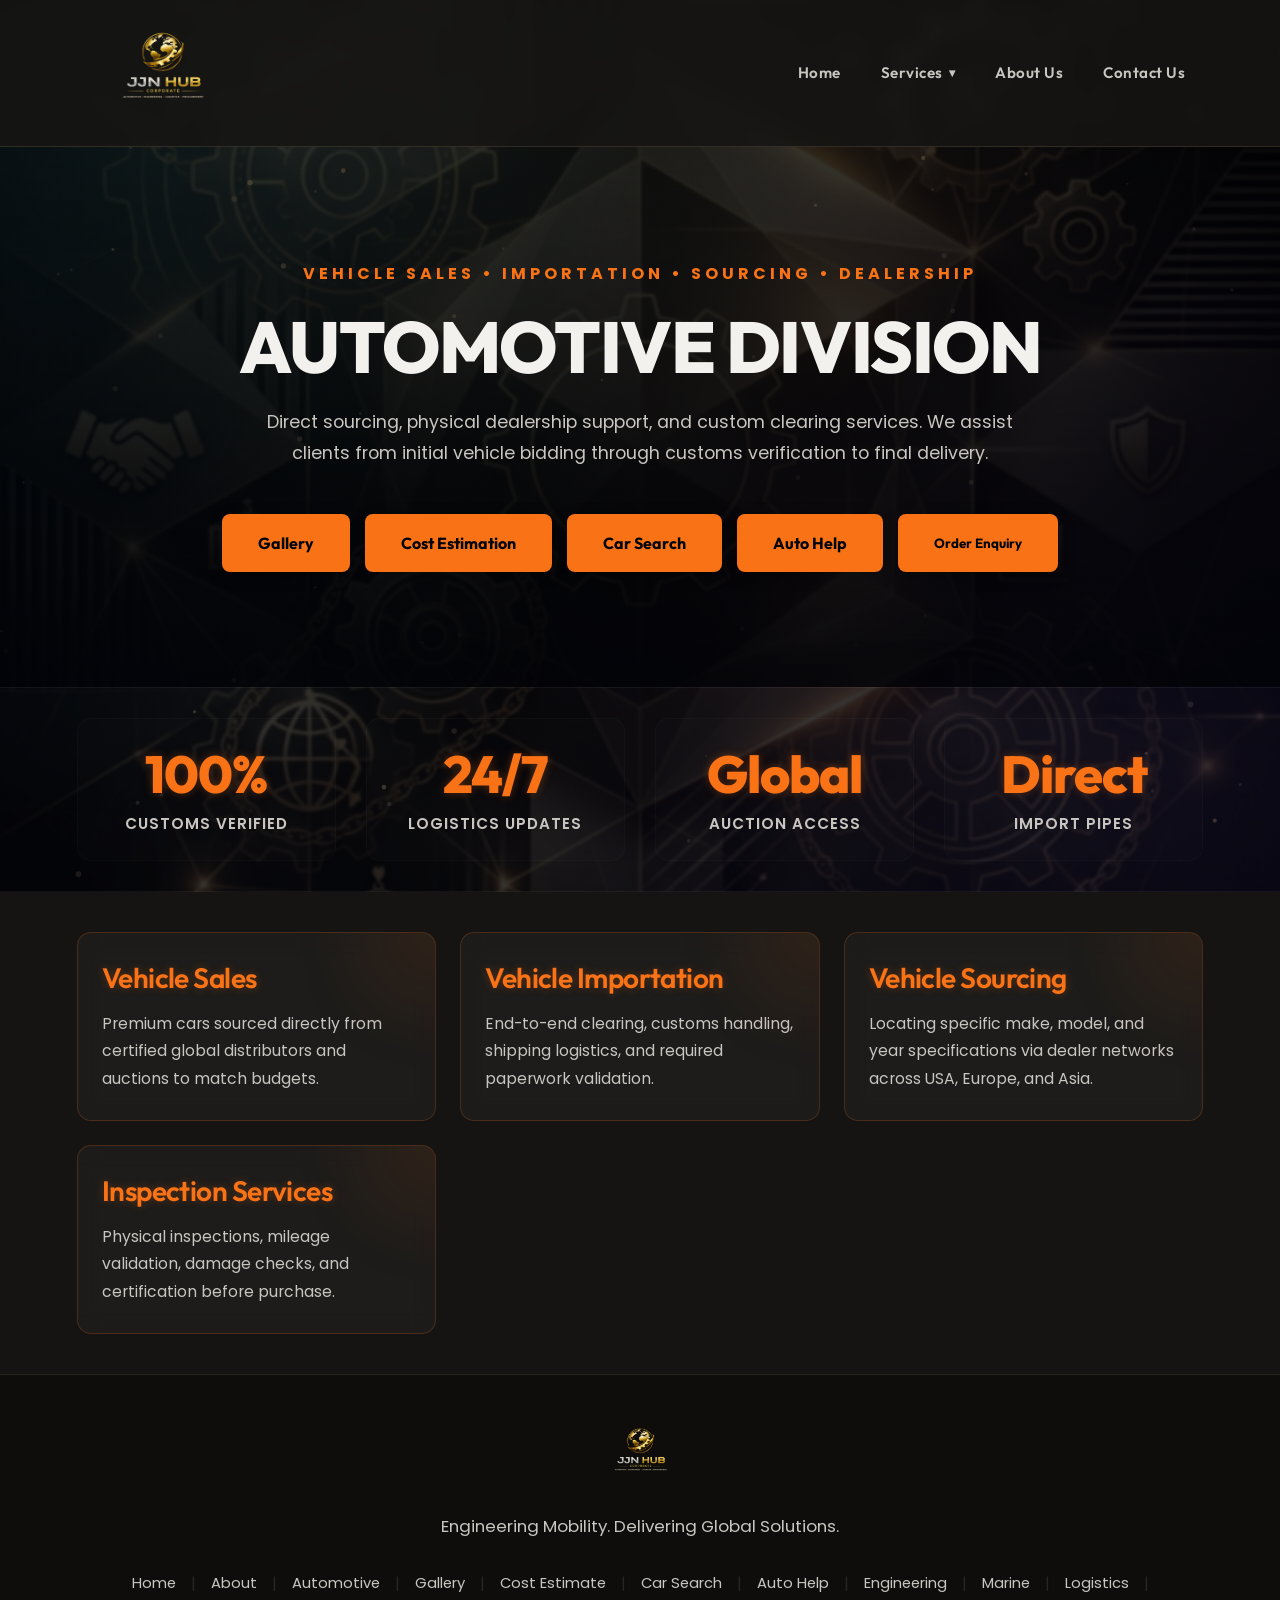
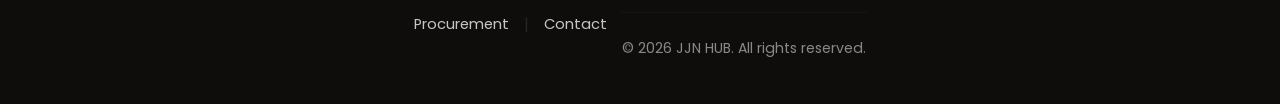
<file: automotive.html>
<!DOCTYPE html>
<html lang="en">
<head>
  <meta charset="UTF-8">
  <meta name="viewport" content="width=device-width, initial-scale=1">
  <title>Automotive Division | JJN HUB</title>
  <link rel="stylesheet" href="css/style.css">
</head>
<body class="automotive theme-automotive">
  <!-- Interactive Star-Particle Background Canvas -->
  <canvas id="bg-canvas" class="bg-canvas"></canvas>

  <!-- Navbar -->
  <header class="navbar">
    <div class="logo">
      <a href="index.html">
        <img src="assets/logo.png" alt="JJN HUB Logo" class="logo-img">
      </a>
    </div>
    <button class="menu-toggle" onclick="toggleMenu()" type="button">☰</button>
    <nav id="mobileMenu">
      <a href="index.html">Home</a>
      <div class="nav-item-dropdown">
        <a href="#" class="dropdown-toggle active" onclick="toggleDropdown(event)">Services <span class="dropdown-arrow">▾</span></a>
        <div class="dropdown-menu">
          <a href="automotive.html" class="active">Automotive and Dealership Services</a>
          <a href="logistics.html">Logistics Services</a>
          <a href="engineering.html">Engineering Services</a>
          <a href="marine-services.html">Marine Services</a>
          <a href="procurement.html">Procurement Services</a>
        </div>
      </div>
      <a href="about.html">About Us</a>
      <a href="contact.html">Contact Us</a>
    </nav>
  </header>

  <!-- Hero Section -->
  <section class="hero">
    <div class="hero-overlay">
      <p class="hero-services">VEHICLE SALES • IMPORTATION • SOURCING • DEALERSHIP</p>
      <h1>AUTOMOTIVE DIVISION</h1>
      <p class="hero-text">
        Direct sourcing, physical dealership support, and custom clearing services. We assist clients from initial vehicle bidding through customs verification to final delivery.
      </p>
      <div class="auto-buttons">
        <a href="gallery.html" class="gold-btn">Gallery</a>
        <a href="cost-estimation.html" class="gold-btn">Cost Estimation</a>
        <a href="car-search.html" class="gold-btn">Car Search</a>
        <a href="auto-help.html" class="gold-btn">Auto Help</a>
        <button class="gold-btn" onclick="openOrderForm()">Order Enquiry</button>
      </div>
    </div>
  </section>

  <!-- Stats -->
  <section class="stats-section reveal-on-scroll">
    <div class="stat-box">
      <h2>100%</h2>
      <p>Customs Verified</p>
    </div>
    <div class="stat-box">
      <h2>24/7</h2>
      <p>Logistics Updates</p>
    </div>
    <div class="stat-box">
      <h2>Global</h2>
      <p>Auction Access</p>
    </div>
    <div class="stat-box">
      <h2>Direct</h2>
      <p>Import Pipes</p>
    </div>
  </section>

  <!-- Service Details Grid -->
  <section class="cards reveal-on-scroll">
    <div class="card tilt-card">
      <h2>Vehicle Sales</h2>
      <p>Premium cars sourced directly from certified global distributors and auctions to match budgets.</p>
    </div>
    <div class="card tilt-card">
      <h2>Vehicle Importation</h2>
      <p>End-to-end clearing, customs handling, shipping logistics, and required paperwork validation.</p>
    </div>
    <div class="card tilt-card">
      <h2>Vehicle Sourcing</h2>
      <p>Locating specific make, model, and year specifications via dealer networks across USA, Europe, and Asia.</p>
    </div>
    <div class="card tilt-card">
      <h2>Inspection Services</h2>
      <p>Physical inspections, mileage validation, damage checks, and certification before purchase.</p>
    </div>
  </section>

  <!-- Enquiry Popup -->
  <div id="orderPopup" class="popup">
    <div class="popup-content">
      <span class="close" onclick="closeOrderForm()">&times;</span>
      <h2>Vehicle Order Enquiry</h2>
      <form action="https://formsubmit.co/oikporstephen1@gmail.com" method="POST" class="estimate-form">
        <input type="hidden" name="_subject" value="JJN HUB Vehicle Order Request">
        <input type="hidden" name="_captcha" value="false">
        <input type="text" name="Name" placeholder="Full Name" required>
        <input type="email" name="Email" placeholder="Email Address" required>
        <input type="tel" name="Phone" placeholder="Phone Number">
        <input type="text" name="Vehicle" placeholder="Vehicle Make / Model">
        <input type="text" name="Budget" placeholder="Budget Range">
        <input type="text" name="Destination" placeholder="Destination Port">
        <textarea name="Details" placeholder="Vehicle Requirements"></textarea>
        <button type="submit" class="gold-btn">Submit Enquiry</button>
      </form>
    </div>
  </div>

  <!-- Footer -->
  <footer class="site-footer">
    <div class="footer-top">
      <img src="assets/logo.png" alt="JJN HUB Logo" class="footer-logo-img">
      <p class="footer-tagline">Engineering Mobility. Delivering Global Solutions.</p>
    </div>
    <div class="footer-nav">
      <a href="index.html">Home</a> <span>|</span>
      <a href="about.html">About</a> <span>|</span>
      <a href="automotive.html">Automotive</a> <span>|</span>
      <a href="gallery.html">Gallery</a> <span>|</span>
      <a href="cost-estimation.html">Cost Estimate</a> <span>|</span>
      <a href="car-search.html">Car Search</a> <span>|</span>
      <a href="auto-help.html">Auto Help</a> <span>|</span>
      <a href="engineering.html">Engineering</a> <span>|</span>
      <a href="marine-services.html">Marine</a> <span>|</span>
      <a href="logistics.html">Logistics</a> <span>|</span>
      <a href="procurement.html">Procurement</a> <span>|</span>
      <a href="contact.html">Contact</a>
      <div class="footer-bottom">&copy; 2026 JJN HUB. All rights reserved.</div>
    </div>
  </footer>

  <script src="js/script.js"></script>
</body>
</html>
</file>
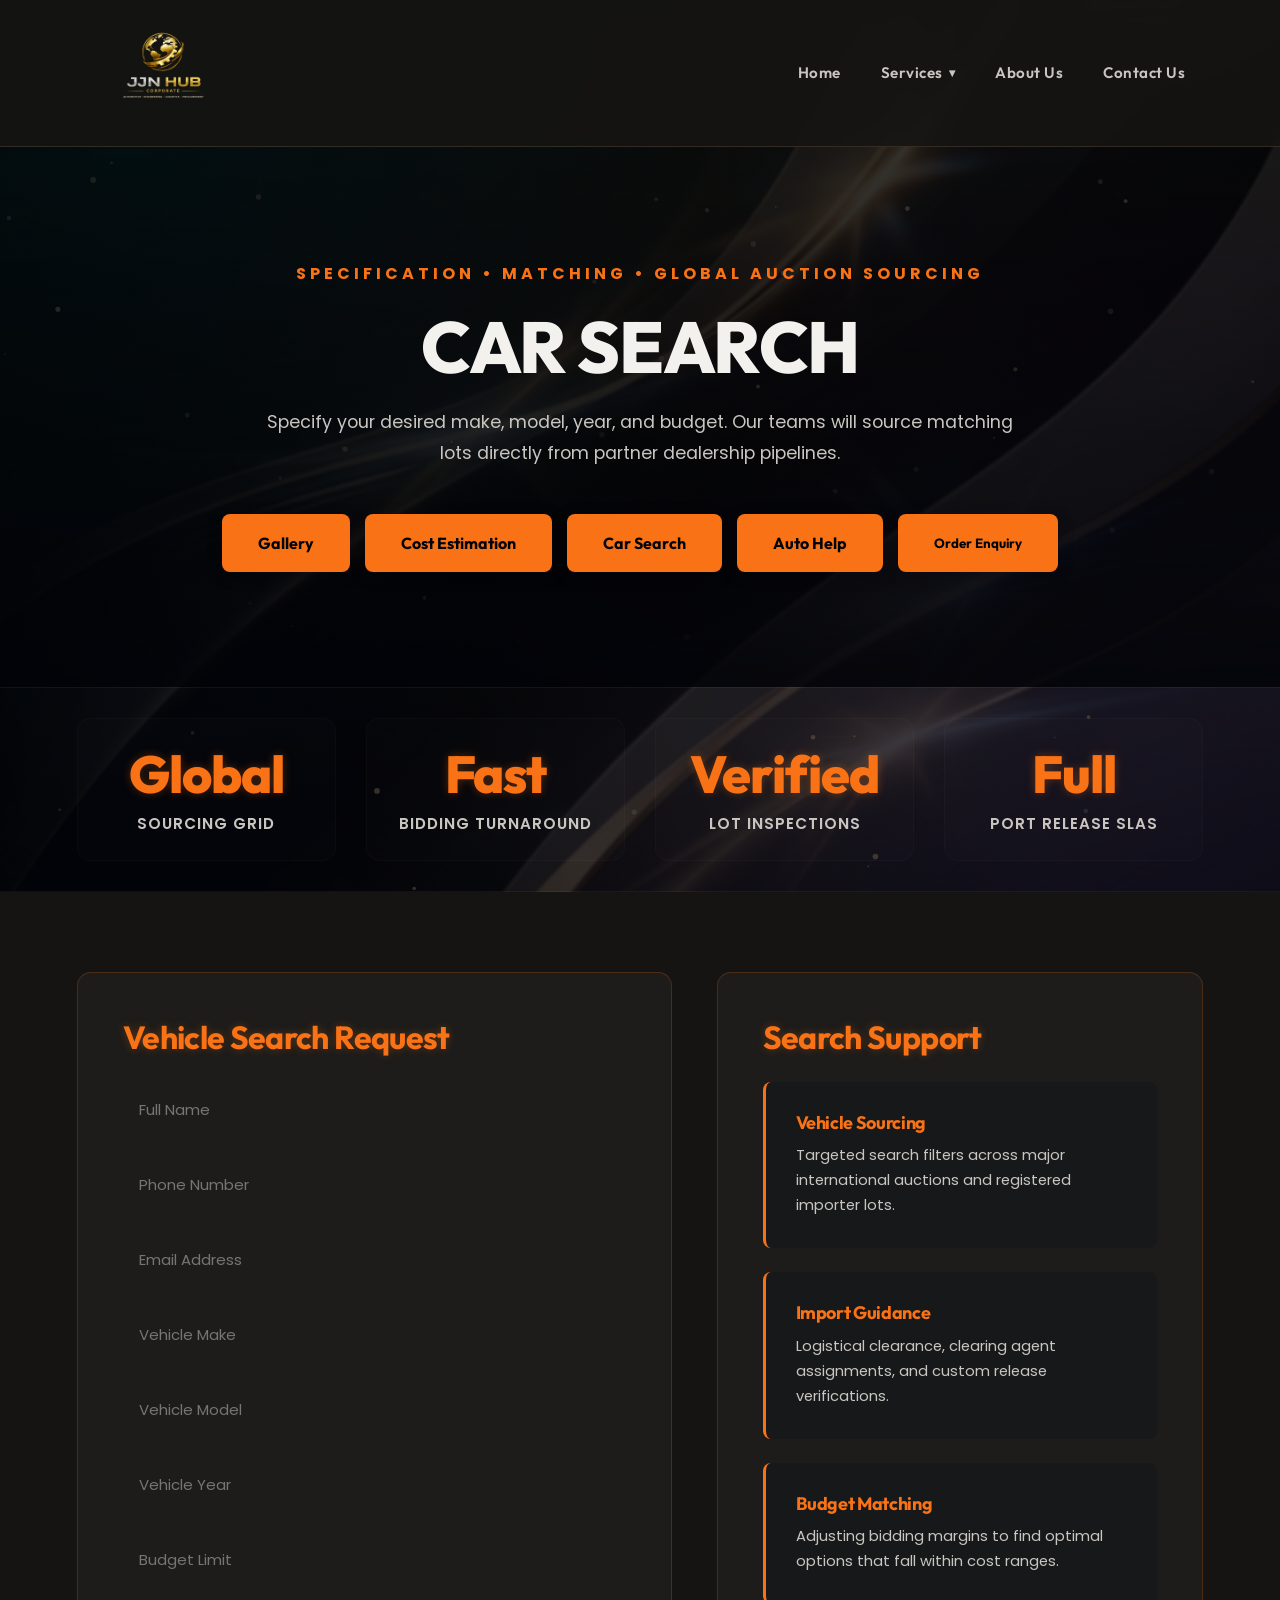
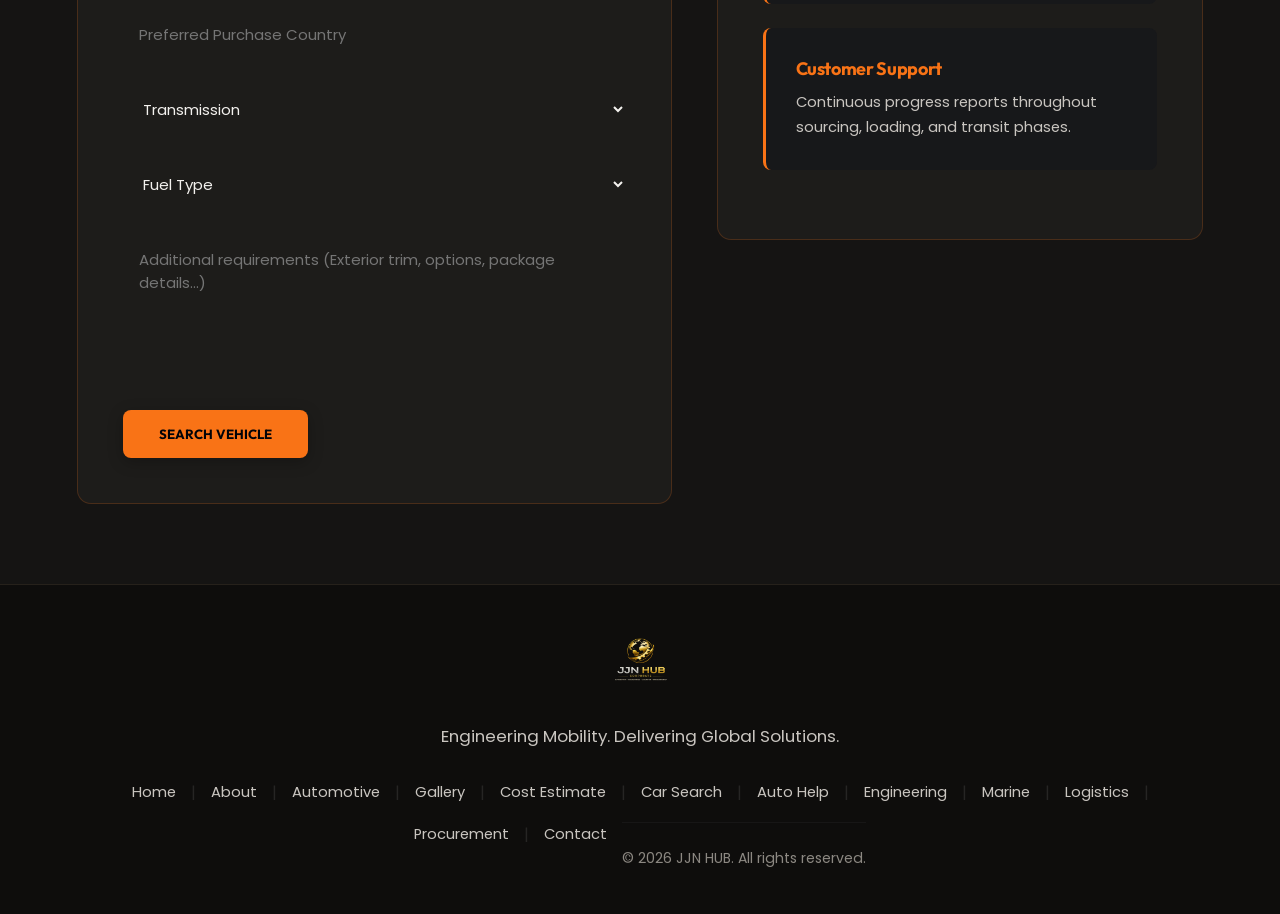
<file: car-search.html>
<!DOCTYPE html>
<html lang="en">
<head>
  <meta charset="UTF-8">
  <meta name="viewport" content="width=device-width, initial-scale=1">
  <title>Car Search | JJN HUB</title>
  <link rel="stylesheet" href="css/style.css">
</head>
<body class="automotive theme-automotive">
  <!-- Interactive Star-Particle Background Canvas -->
  <canvas id="bg-canvas" class="bg-canvas"></canvas>

  <!-- Navbar -->
  <header class="navbar">
    <div class="logo">
      <a href="index.html">
        <img src="assets/logo.png" alt="JJN HUB Logo" class="logo-img">
      </a>
    </div>
    <button class="menu-toggle" onclick="toggleMenu()" type="button">☰</button>
    <nav id="mobileMenu">
      <a href="index.html">Home</a>
      <div class="nav-item-dropdown">
        <a href="#" class="dropdown-toggle" onclick="toggleDropdown(event)">Services <span class="dropdown-arrow">▾</span></a>
        <div class="dropdown-menu">
          <a href="automotive.html">Automotive and Dealership Services</a>
          <a href="logistics.html">Logistics Services</a>
          <a href="engineering.html">Engineering Services</a>
          <a href="marine-services.html">Marine Services</a>
          <a href="procurement.html">Procurement Services</a>
        </div>
      </div>
      <a href="about.html">About Us</a>
      <a href="contact.html">Contact Us</a>
    </nav>
  </header>

  <!-- Hero Section -->
  <section class="hero">
    <div class="hero-overlay">
      <p class="hero-services">SPECIFICATION • MATCHING • GLOBAL AUCTION SOURCING</p>
      <h1>CAR SEARCH</h1>
      <p class="hero-text">
        Specify your desired make, model, year, and budget. Our teams will source matching lots directly from partner dealership pipelines.
      </p>
      <div class="auto-buttons">
        <a href="gallery.html" class="gold-btn">Gallery</a>
        <a href="cost-estimation.html" class="gold-btn">Cost Estimation</a>
        <a href="car-search.html" class="gold-btn active-btn">Car Search</a>
        <a href="auto-help.html" class="gold-btn">Auto Help</a>
        <button class="gold-btn" onclick="openOrderForm()">Order Enquiry</button>
      </div>
    </div>
  </section>

  <!-- Stats Section -->
  <section class="stats-section reveal-on-scroll">
    <div class="stat-box">
      <h2>Global</h2>
      <p>Sourcing Grid</p>
    </div>
    <div class="stat-box">
      <h2>Fast</h2>
      <p>Bidding Turnaround</p>
    </div>
    <div class="stat-box">
      <h2>Verified</h2>
      <p>Lot Inspections</p>
    </div>
    <div class="stat-box">
      <h2>Full</h2>
      <p>Port Release SLAs</p>
    </div>
  </section>

  <!-- Form and Info Columns Split -->
  <section class="estimate-section reveal-on-scroll">
    <div class="estimate-card">
      <h2>Vehicle Search Request</h2>
      <form class="estimate-form" action="https://formsubmit.co/oikporstephen1@gmail.com" method="POST">
        <input type="hidden" name="_subject" value="JJN HUB Vehicle Search Request">
        <input type="hidden" name="_captcha" value="false">
        <input type="text" name="Full Name" placeholder="Full Name" required>
        <input type="tel" name="Phone Number" placeholder="Phone Number" required>
        <input type="email" name="Email Address" placeholder="Email Address">
        <input type="text" name="Vehicle Make" placeholder="Vehicle Make" required>
        <input type="text" name="Vehicle Model" placeholder="Vehicle Model" required>
        <input type="number" name="Vehicle Year" placeholder="Vehicle Year">
        <input type="text" name="Budget" placeholder="Budget Limit">
        <input type="text" name="Country of Purchase" placeholder="Preferred Purchase Country">
        <select name="Transmission">
          <option value="">Transmission</option>
          <option>Automatic</option>
          <option>Manual</option>
        </select>
        <select name="Fuel Type">
          <option value="">Fuel Type</option>
          <option>Petrol</option>
          <option>Diesel</option>
          <option>Hybrid</option>
          <option>Electric</option>
        </select>
        <textarea name="Additional Requirements" placeholder="Additional requirements (Exterior trim, options, package details...)"></textarea>
        <button type="submit" class="gold-btn">SEARCH VEHICLE</button>
      </form>
    </div>
    
    <div class="estimate-card">
      <h2>Search Support</h2>
      <div class="info-box">
        <h3>Vehicle Sourcing</h3>
        <p>Targeted search filters across major international auctions and registered importer lots.</p>
      </div>
      <div class="info-box">
        <h3>Import Guidance</h3>
        <p>Logistical clearance, clearing agent assignments, and custom release verifications.</p>
      </div>
      <div class="info-box">
        <h3>Budget Matching</h3>
        <p>Adjusting bidding margins to find optimal options that fall within cost ranges.</p>
      </div>
      <div class="info-box">
        <h3>Customer Support</h3>
        <p>Continuous progress reports throughout sourcing, loading, and transit phases.</p>
      </div>
    </div>
  </section>

  <!-- Order Enquiry Popup -->
  <div id="orderPopup" class="popup">
    <div class="popup-content">
      <span class="close" onclick="closeOrderForm()">&times;</span>
      <h2>Vehicle Order Enquiry</h2>
      <form action="https://formsubmit.co/oikporstephen1@gmail.com" method="POST" class="estimate-form">
        <input type="hidden" name="_subject" value="JJN HUB Vehicle Order Request">
        <input type="hidden" name="_captcha" value="false">
        <input type="text" name="Name" placeholder="Full Name" required>
        <input type="email" name="Email" placeholder="Email Address" required>
        <input type="tel" name="Phone" placeholder="Phone Number">
        <input type="text" name="Vehicle" placeholder="Vehicle Make / Model">
        <input type="text" name="Budget" placeholder="Budget Range">
        <input type="text" name="Destination" placeholder="Destination Country">
        <textarea name="Details" placeholder="Vehicle requirements"></textarea>
        <button type="submit" class="gold-btn">Submit Enquiry</button>
      </form>
    </div>
  </div>

  <!-- Footer -->
  <footer class="site-footer">
    <div class="footer-top">
      <img src="assets/logo.png" alt="JJN HUB Logo" class="footer-logo-img">
      <p class="footer-tagline">Engineering Mobility. Delivering Global Solutions.</p>
    </div>
    <div class="footer-nav">
      <a href="index.html">Home</a> <span>|</span>
      <a href="about.html">About</a> <span>|</span>
      <a href="automotive.html">Automotive</a> <span>|</span>
      <a href="gallery.html">Gallery</a> <span>|</span>
      <a href="cost-estimation.html">Cost Estimate</a> <span>|</span>
      <a href="car-search.html">Car Search</a> <span>|</span>
      <a href="auto-help.html">Auto Help</a> <span>|</span>
      <a href="engineering.html">Engineering</a> <span>|</span>
      <a href="marine-services.html">Marine</a> <span>|</span>
      <a href="logistics.html">Logistics</a> <span>|</span>
      <a href="procurement.html">Procurement</a> <span>|</span>
      <a href="contact.html">Contact</a>
      <div class="footer-bottom">&copy; 2026 JJN HUB. All rights reserved.</div>
    </div>
  </footer>

  <script src="js/script.js"></script>
</body>
</html>
</file>
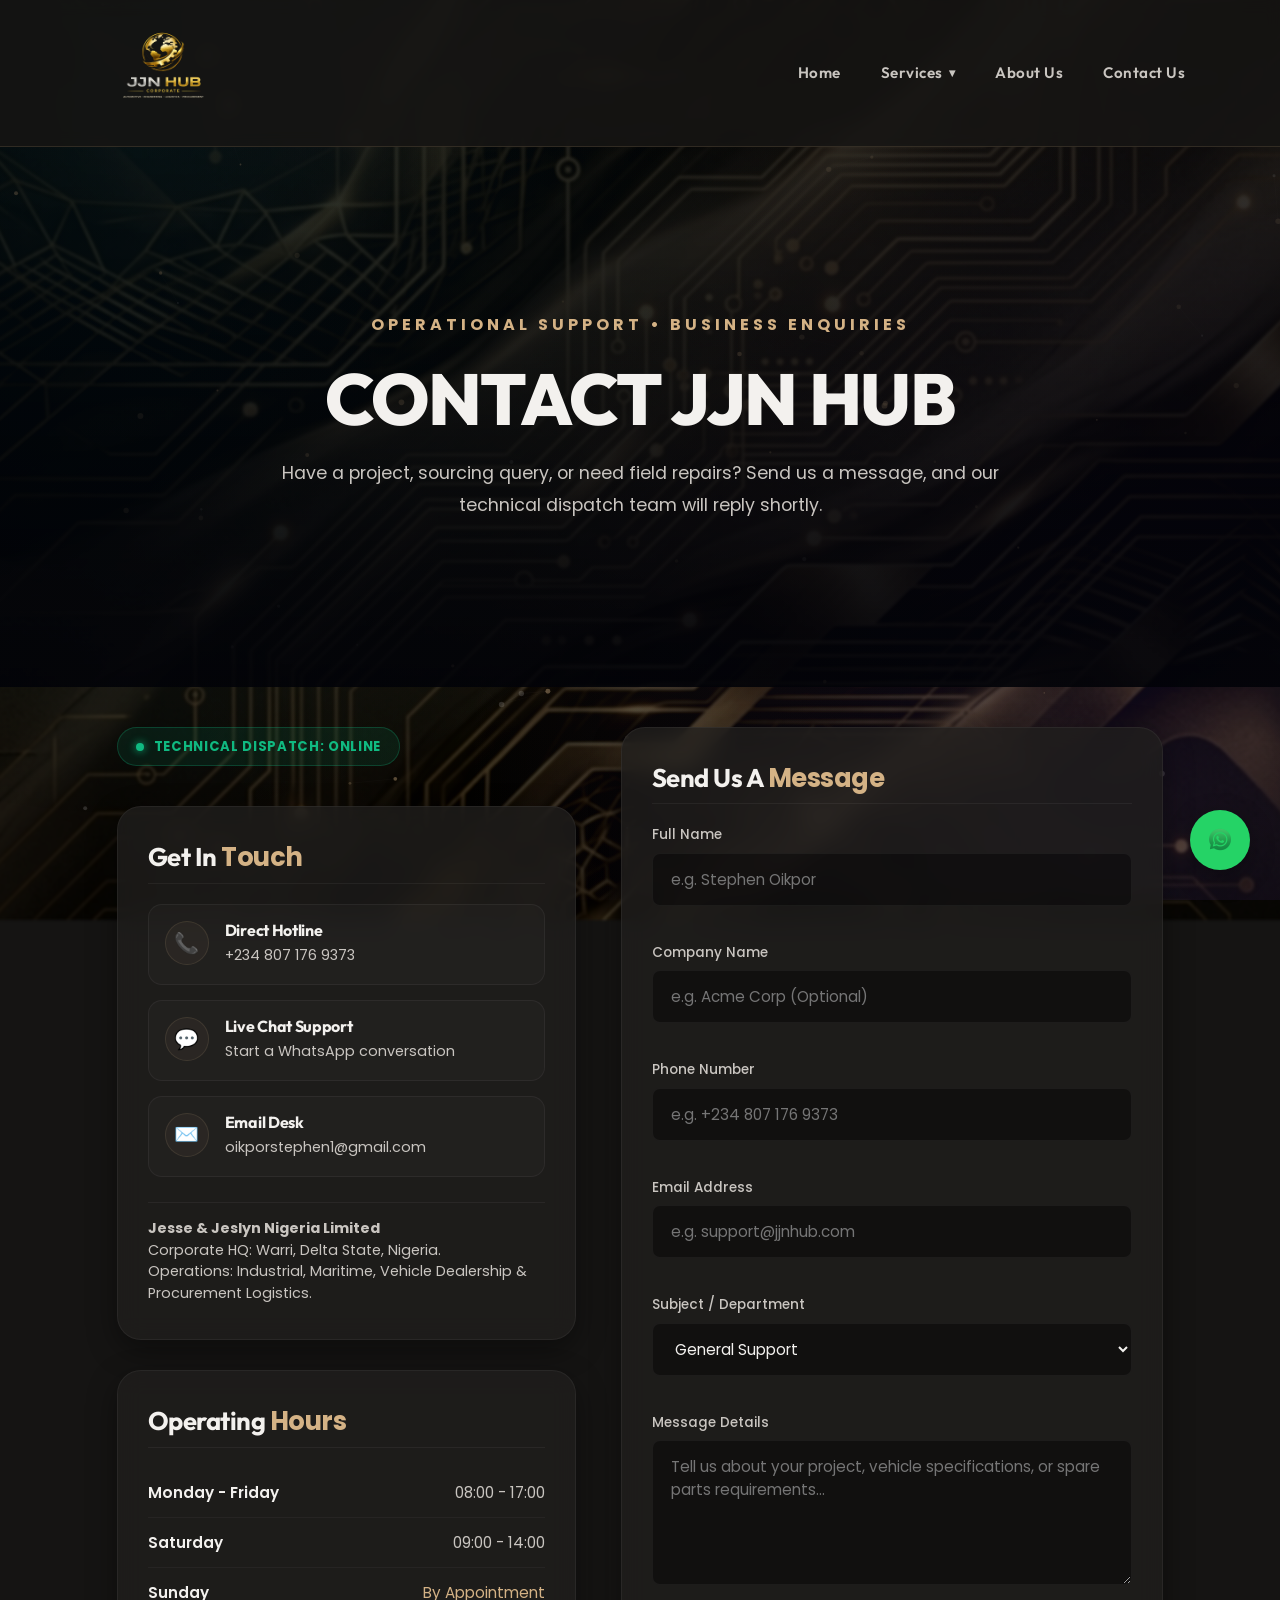
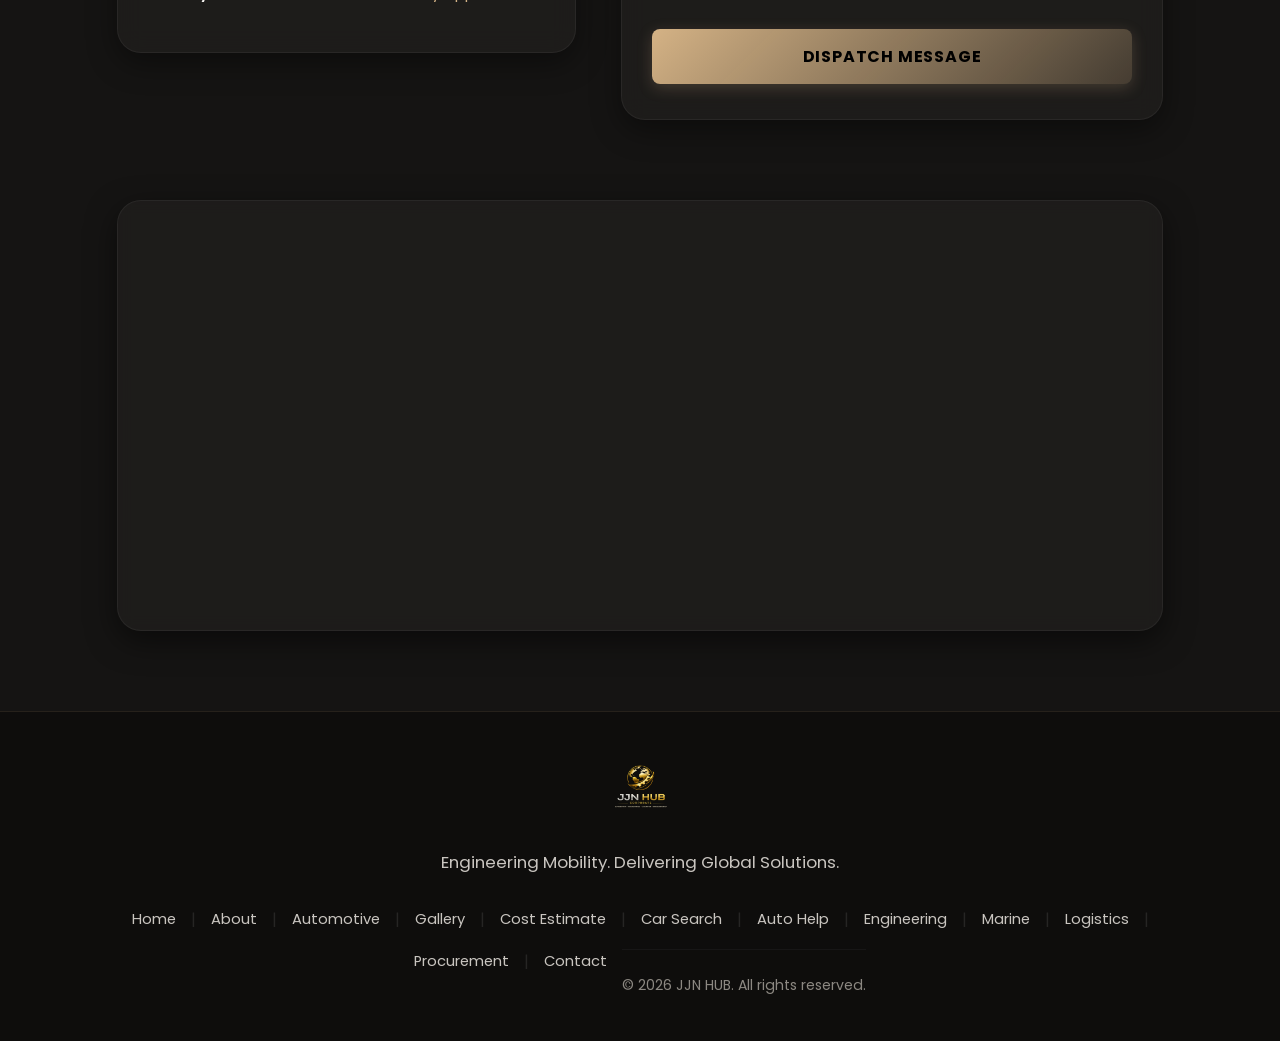
<file: contact.html>
<!DOCTYPE html>
<html lang="en">
<head>
  <meta charset="UTF-8">
  <meta name="viewport" content="width=device-width, initial-scale=1">
  <title>Contact JJN HUB | Corporate Support Terminal</title>
  <meta name="description" content="Get in touch with Jesse & Jeslyn Nigeria Limited (JJN HUB). Send a message directly to our engineering, automotive, logistics, or procurement divisions in Warri, Delta State.">
  <link rel="stylesheet" href="css/style.css">
</head>
<body class="contact">
  <!-- Interactive Star-Particle Background Canvas -->
  <canvas id="bg-canvas" class="bg-canvas"></canvas>

  <!-- Navbar -->
  <header class="navbar">
    <div class="logo">
      <a href="index.html">
        <img src="assets/logo.png" alt="JJN HUB Logo" class="logo-img">
      </a>
    </div>
    <button class="menu-toggle" onclick="toggleMenu()" type="button">☰</button>
    <nav id="mobileMenu">
      <a href="index.html">Home</a>
      <div class="nav-item-dropdown">
        <a href="#" class="dropdown-toggle" onclick="toggleDropdown(event)">Services <span class="dropdown-arrow">▾</span></a>
        <div class="dropdown-menu">
          <a href="automotive.html">Automotive and Dealership Services</a>
          <a href="logistics.html">Logistics Services</a>
          <a href="engineering.html">Engineering Services</a>
          <a href="marine-services.html">Marine Services</a>
          <a href="procurement.html">Procurement Services</a>
        </div>
      </div>
      <a href="about.html">About Us</a>
      <a href="contact.html" class="active">Contact Us</a>
    </nav>
  </header>

  <!-- Hero Section -->
  <section class="hero">
    <div class="hero-overlay">
      <p class="hero-services">OPERATIONAL SUPPORT • BUSINESS ENQUIRIES</p>
      <h1>CONTACT JJN HUB</h1>
      <p class="hero-text">
        Have a project, sourcing query, or need field repairs? Send us a message, and our technical dispatch team will reply shortly.
      </p>
    </div>
  </section>

  <!-- Main Contact Console Section -->
  <main class="contact-grid-container">
    
    <!-- Left Column: Corporate Information Console -->
    <section class="contact-info-panel reveal-on-scroll">
      
      <!-- Live Status Badge -->
      <div class="status-pill-container">
        <div class="status-pill">
          <span class="pulsing-dot"></span>
          <span>Technical Dispatch: Online</span>
        </div>
      </div>

      <!-- Contact Details Card -->
      <div class="contact-glass-card">
        <h2>Get In <span>Touch</span></h2>
        
        <!-- Phone Link -->
        <a href="tel:+2348071769373" class="contact-interactive-item">
          <div class="contact-item-icon">📞</div>
          <div class="contact-item-details">
            <h3>Direct Hotline</h3>
            <p>+234 807 176 9373</p>
          </div>
        </a>

        <!-- WhatsApp Link -->
        <a href="https://wa.me/2348071769373" target="_blank" class="contact-interactive-item">
          <div class="contact-item-icon">💬</div>
          <div class="contact-item-details">
            <h3>Live Chat Support</h3>
            <p>Start a WhatsApp conversation</p>
          </div>
        </a>

        <!-- Email Link -->
        <a href="mailto:oikporstephen1@gmail.com" class="contact-interactive-item">
          <div class="contact-item-icon">✉️</div>
          <div class="contact-item-details">
            <h3>Email Desk</h3>
            <p>oikporstephen1@gmail.com</p>
          </div>
        </a>

        <!-- Business details -->
        <div style="margin-top: 25px; padding-top: 15px; border-top: 1px solid var(--panel-border);">
          <p style="font-size: 0.9rem; color: var(--text-secondary); line-height: 1.5;">
            <strong>Jesse & Jeslyn Nigeria Limited</strong><br>
            Corporate HQ: Warri, Delta State, Nigeria.<br>
            Operations: Industrial, Maritime, Vehicle Dealership & Procurement Logistics.
          </p>
        </div>
      </div>

      <!-- Operating Hours Card -->
      <div class="contact-glass-card">
        <h2>Operating <span>Hours</span></h2>
        <table class="operating-hours-table">
          <tr>
            <td class="day-label">Monday - Friday</td>
            <td class="hours-label">08:00 - 17:00</td>
          </tr>
          <tr>
            <td class="day-label">Saturday</td>
            <td class="hours-label">09:00 - 14:00</td>
          </tr>
          <tr class="weekend">
            <td class="day-label">Sunday</td>
            <td class="hours-label">By Appointment</td>
          </tr>
        </table>
      </div>

    </section>

    <!-- Right Column: Premium Contact Form -->
    <section class="contact-form-panel reveal-on-scroll">
      <div class="contact-glass-card" style="height: 100%;">
        <h2>Send Us A <span>Message</span></h2>
        <form class="portal-form" action="https://formsubmit.co/oikporstephen1@gmail.com" method="POST">
          <input type="hidden" name="_subject" value="JJN HUB Contact Request">
          <input type="hidden" name="_captcha" value="false">
          
          <div class="form-group">
            <label for="fullName">Full Name</label>
            <input type="text" class="contact-form-control" id="fullName" name="Full Name" placeholder="e.g. Stephen Oikpor" required>
          </div>
          
          <div class="form-group">
            <label for="companyName">Company Name</label>
            <input type="text" class="contact-form-control" id="companyName" name="Company Name" placeholder="e.g. Acme Corp (Optional)">
          </div>

          <div class="form-group">
            <label for="phone">Phone Number</label>
            <input type="tel" class="contact-form-control" id="phone" name="Phone Number" placeholder="e.g. +234 807 176 9373" required>
          </div>

          <div class="form-group">
            <label for="email">Email Address</label>
            <input type="email" class="contact-form-control" id="email" name="Email Address" placeholder="e.g. support@jjnhub.com" required>
          </div>

          <div class="form-group">
            <label for="subject">Subject / Department</label>
            <select class="contact-form-control" id="subject" name="Subject" required>
              <option value="General Support">General Support</option>
              <option value="Automotive Enquiry">Automotive Sales & Search</option>
              <option value="Engineering & Marine">Engineering & Marine Services</option>
              <option value="Procurement & Logistics">Procurement & Logistics</option>
            </select>
          </div>

          <div class="form-group">
            <label for="message">Message Details</label>
            <textarea class="contact-form-control" id="message" name="Message" rows="5" placeholder="Tell us about your project, vehicle specifications, or spare parts requirements..." required></textarea>
          </div>

          <button type="submit" class="submit-contact-btn">DISPATCH MESSAGE</button>
        </form>
      </div>
    </section>

  </main>

  <!-- Interactive Map Section -->
  <section class="map-section-container reveal-on-scroll">
    <div class="map-wrapper">
      <iframe 
        class="map-iframe" 
        src="https://maps.google.com/maps?q=Warri,%20Delta%20State,%20Nigeria&t=&z=13&ie=UTF8&iwloc=&output=embed" 
        allowfullscreen="" 
        loading="lazy">
      </iframe>
    </div>
  </section>

  <!-- Footer -->
  <footer class="site-footer">
    <div class="footer-top">
      <img src="assets/logo.png" alt="JJN HUB Logo" class="footer-logo-img">
      <p class="footer-tagline">Engineering Mobility. Delivering Global Solutions.</p>
    </div>
    <div class="footer-nav">
      <a href="index.html">Home</a> <span>|</span>
      <a href="about.html">About</a> <span>|</span>
      <a href="automotive.html">Automotive</a> <span>|</span>
      <a href="gallery.html">Gallery</a> <span>|</span>
      <a href="cost-estimation.html">Cost Estimate</a> <span>|</span>
      <a href="car-search.html">Car Search</a> <span>|</span>
      <a href="auto-help.html">Auto Help</a> <span>|</span>
      <a href="engineering.html">Engineering</a> <span>|</span>
      <a href="marine-services.html">Marine</a> <span>|</span>
      <a href="logistics.html">Logistics</a> <span>|</span>
      <a href="procurement.html">Procurement</a> <span>|</span>
      <a href="contact.html" class="active">Contact</a>
      <div class="footer-bottom">&copy; 2026 JJN HUB. All rights reserved.</div>
    </div>
  </footer>

  <!-- WhatsApp Chat -->
  <a href="https://wa.me/2348071769373" class="whatsapp-chat" target="_blank">
    <img src="assets/whatsapp.png" alt="WhatsApp">
  </a>

  <script src="js/script.js"></script>
</body>
</html>
</file>
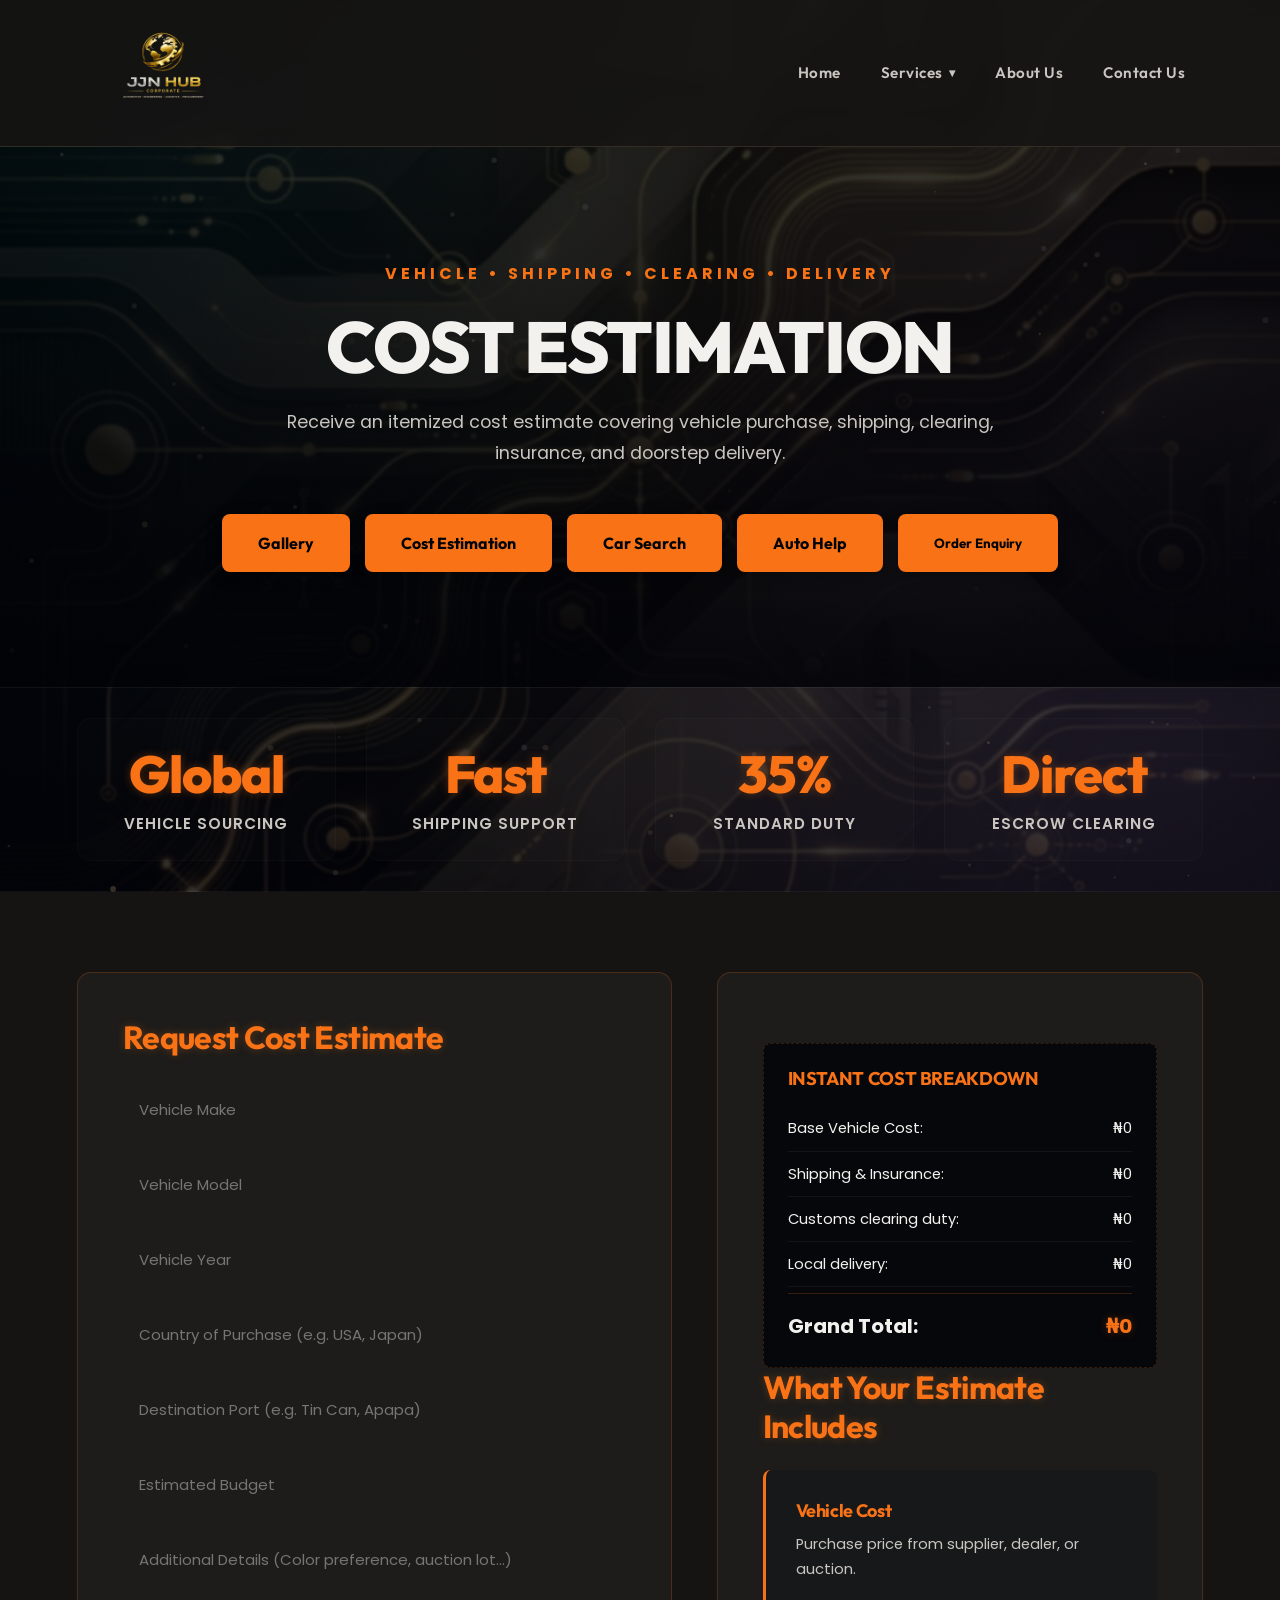
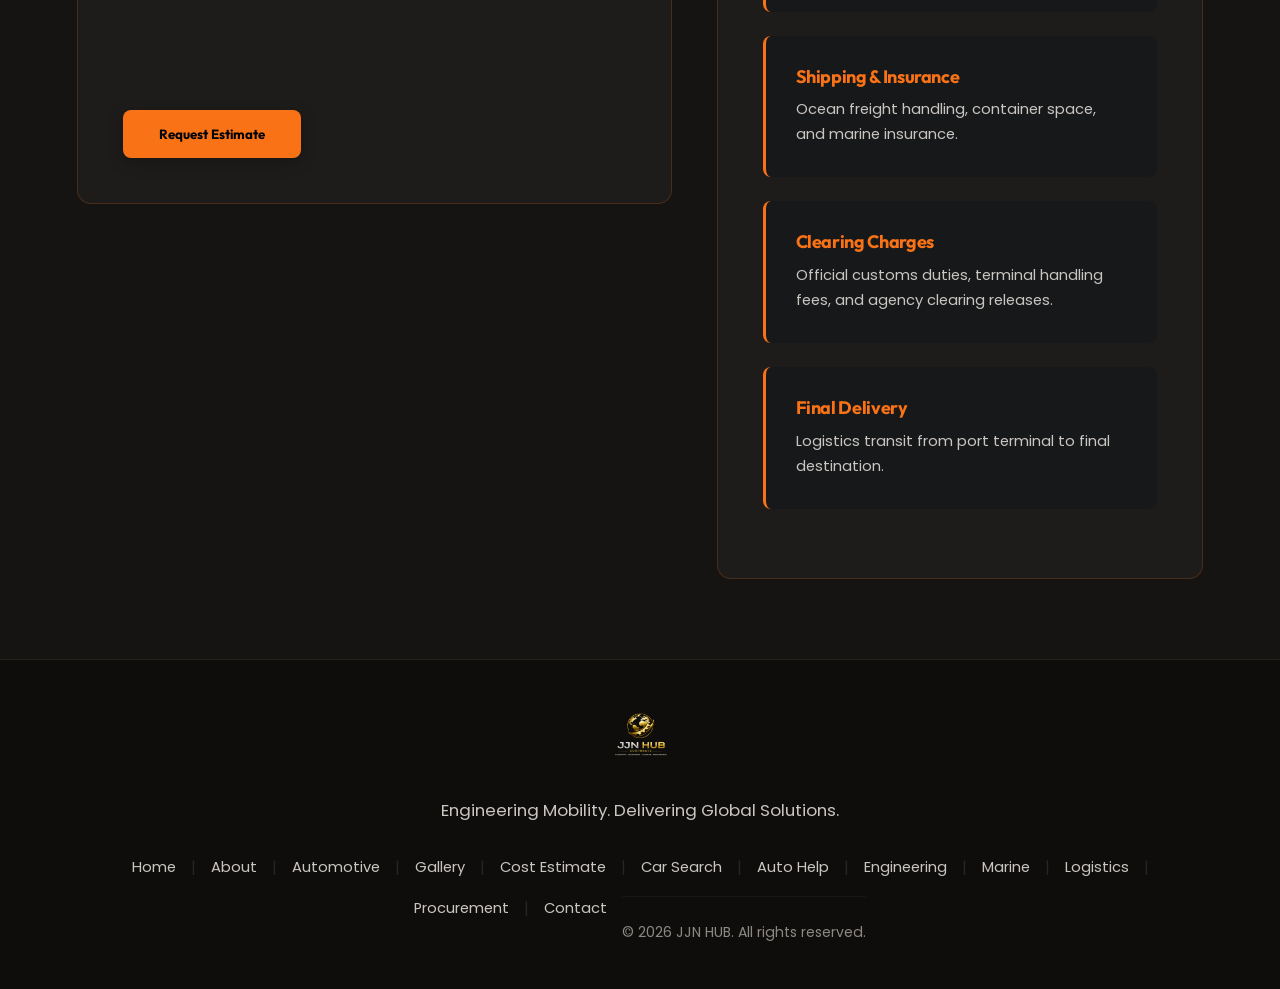
<file: cost-estimation.html>
<!DOCTYPE html>
<html lang="en">
<head>
  <meta charset="UTF-8">
  <meta name="viewport" content="width=device-width, initial-scale=1">
  <title>Cost Estimation | JJN HUB</title>
  <link rel="stylesheet" href="css/style.css">
</head>
<body class="automotive cost-page theme-automotive">
  <!-- Interactive Star-Particle Background Canvas -->
  <canvas id="bg-canvas" class="bg-canvas"></canvas>

  <!-- Navbar -->
  <header class="navbar">
    <div class="logo">
      <a href="index.html">
        <img src="assets/logo.png" alt="JJN HUB Logo" class="logo-img">
      </a>
    </div>
    <button class="menu-toggle" onclick="toggleMenu()" type="button">☰</button>
    <nav id="mobileMenu">
      <a href="index.html">Home</a>
      <div class="nav-item-dropdown">
        <a href="#" class="dropdown-toggle" onclick="toggleDropdown(event)">Services <span class="dropdown-arrow">▾</span></a>
        <div class="dropdown-menu">
          <a href="automotive.html">Automotive and Dealership Services</a>
          <a href="logistics.html">Logistics Services</a>
          <a href="engineering.html">Engineering Services</a>
          <a href="marine-services.html">Marine Services</a>
          <a href="procurement.html">Procurement Services</a>
        </div>
      </div>
      <a href="about.html">About Us</a>
      <a href="contact.html">Contact Us</a>
    </nav>
  </header>

  <!-- Hero Section -->
  <section class="hero">
    <div class="hero-overlay">
      <p class="hero-services">VEHICLE • SHIPPING • CLEARING • DELIVERY</p>
      <h1>COST ESTIMATION</h1>
      <p class="hero-text">
        Receive an itemized cost estimate covering vehicle purchase, shipping, clearing, insurance, and doorstep delivery.
      </p>
      <div class="auto-buttons">
        <a href="gallery.html" class="gold-btn">Gallery</a>
        <a href="cost-estimation.html" class="gold-btn active-btn">Cost Estimation</a>
        <a href="car-search.html" class="gold-btn">Car Search</a>
        <a href="auto-help.html" class="gold-btn">Auto Help</a>
        <button class="gold-btn" onclick="openOrderForm()">Order Enquiry</button>
      </div>
    </div>
  </section>

  <!-- Stats Section -->
  <section class="stats-section reveal-on-scroll">
    <div class="stat-box">
      <h2>Global</h2>
      <p>Vehicle Sourcing</p>
    </div>
    <div class="stat-box">
      <h2>Fast</h2>
      <p>Shipping Support</p>
    </div>
    <div class="stat-box">
      <h2>35%</h2>
      <p>Standard Duty</p>
    </div>
    <div class="stat-box">
      <h2>Direct</h2>
      <p>Escrow Clearing</p>
    </div>
  </section>

  <!-- Estimator & Info Box split layout -->
  <section class="estimate-section reveal-on-scroll">
    <div class="estimate-card">
      <h2>Request Cost Estimate</h2>
      <form class="estimate-form" action="https://formsubmit.co/oikporstephen1@gmail.com" method="POST">
        <input type="hidden" name="_subject" value="JJN HUB Cost Estimation Request">
        <input type="hidden" name="_captcha" value="false">
        <input type="text" name="Vehicle Make" placeholder="Vehicle Make" required>
        <input type="text" name="Vehicle Model" placeholder="Vehicle Model" required>
        <input type="number" name="Year" placeholder="Vehicle Year">
        <input type="text" name="Country" placeholder="Country of Purchase (e.g. USA, Japan)">
        <input type="text" name="Destination Port" placeholder="Destination Port (e.g. Tin Can, Apapa)">
        <input type="text" name="Budget" placeholder="Estimated Budget">
        <textarea name="Details" placeholder="Additional Details (Color preference, auction lot...)"></textarea>
        <button type="submit" class="gold-btn">Request Estimate</button>
      </form>
    </div>
    
    <div class="estimate-card">
      <h2>What Your Estimate Includes</h2>
      <div class="info-box">
        <h3>Vehicle Cost</h3>
        <p>Purchase price from supplier, dealer, or auction.</p>
      </div>
      <div class="info-box">
        <h3>Shipping & Insurance</h3>
        <p>Ocean freight handling, container space, and marine insurance.</p>
      </div>
      <div class="info-box">
        <h3>Clearing Charges</h3>
        <p>Official customs duties, terminal handling fees, and agency clearing releases.</p>
      </div>
      <div class="info-box">
        <h3>Final Delivery</h3>
        <p>Logistics transit from port terminal to final destination.</p>
      </div>
    </div>
  </section>

  <!-- Order Enquiry Popup -->
  <div id="orderPopup" class="popup">
    <div class="popup-content">
      <span class="close" onclick="closeOrderForm()">&times;</span>
      <h2>Vehicle Order Enquiry</h2>
      <form action="https://formsubmit.co/oikporstephen1@gmail.com" method="POST" class="estimate-form">
        <input type="hidden" name="_subject" value="JJN HUB Vehicle Order Request">
        <input type="hidden" name="_captcha" value="false">
        <input type="text" name="Name" placeholder="Full Name" required>
        <input type="email" name="Email" placeholder="Email Address" required>
        <input type="tel" name="Phone" placeholder="Phone Number">
        <input type="text" name="Vehicle" placeholder="Vehicle Make / Model">
        <input type="text" name="Budget" placeholder="Budget Range">
        <input type="text" name="Destination" placeholder="Destination Country">
        <textarea name="Details" placeholder="Vehicle requirements"></textarea>
        <button type="submit" class="gold-btn">Submit Enquiry</button>
      </form>
    </div>
  </div>

  <!-- Footer -->
  <footer class="site-footer">
    <div class="footer-top">
      <img src="assets/logo.png" alt="JJN HUB Logo" class="footer-logo-img">
      <p class="footer-tagline">Engineering Mobility. Delivering Global Solutions.</p>
    </div>
    <div class="footer-nav">
      <a href="index.html">Home</a> <span>|</span>
      <a href="about.html">About</a> <span>|</span>
      <a href="automotive.html">Automotive</a> <span>|</span>
      <a href="gallery.html">Gallery</a> <span>|</span>
      <a href="cost-estimation.html">Cost Estimate</a> <span>|</span>
      <a href="car-search.html">Car Search</a> <span>|</span>
      <a href="auto-help.html">Auto Help</a> <span>|</span>
      <a href="engineering.html">Engineering</a> <span>|</span>
      <a href="marine-services.html">Marine</a> <span>|</span>
      <a href="logistics.html">Logistics</a> <span>|</span>
      <a href="procurement.html">Procurement</a> <span>|</span>
      <a href="contact.html">Contact</a>
      <div class="footer-bottom">&copy; 2026 JJN HUB. All rights reserved.</div>
    </div>
  </footer>

  <script src="js/script.js"></script>
</body>
</html>
</file>
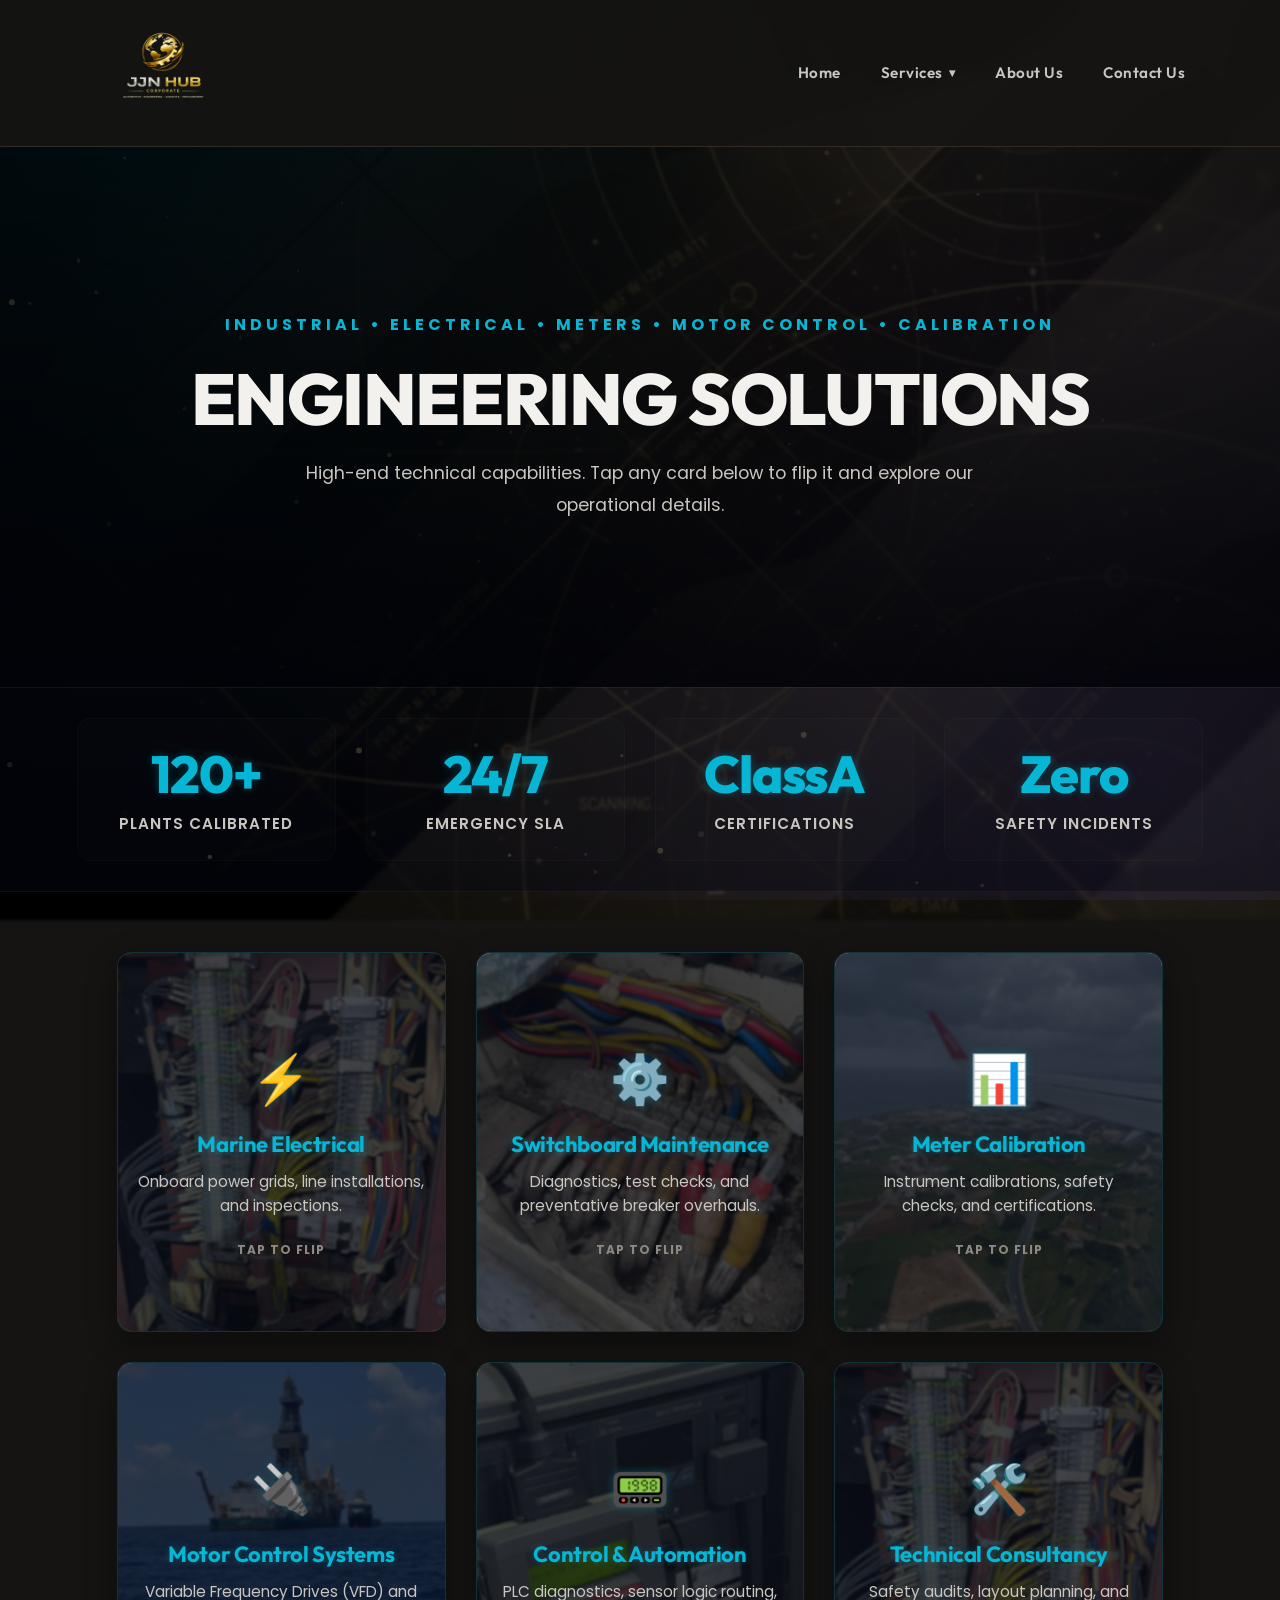
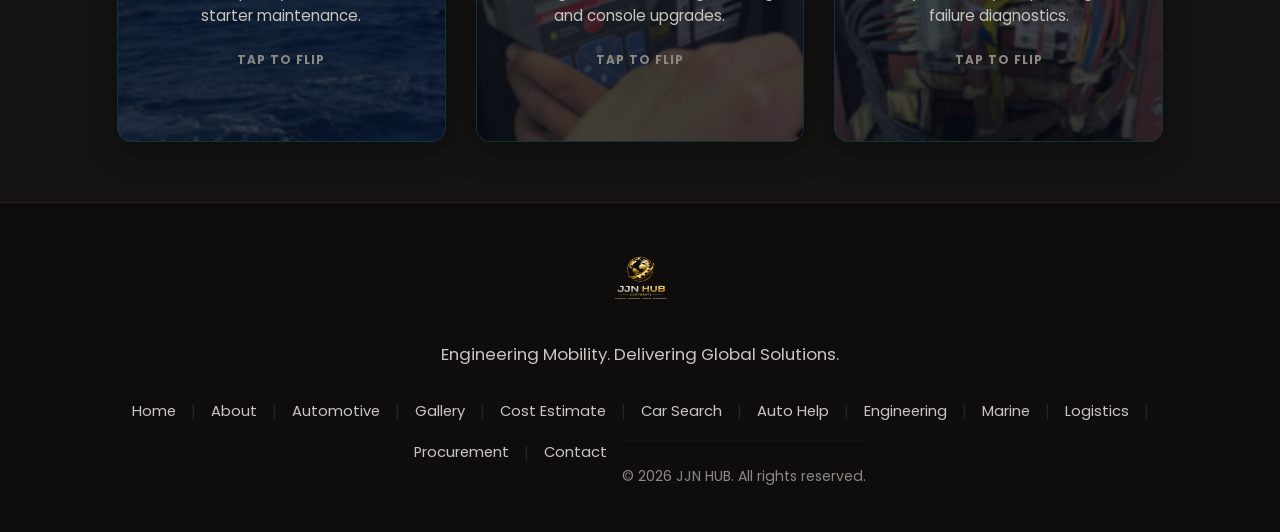
<file: engineering.html>
<!DOCTYPE html>
<html lang="en">
<head>
  <meta charset="UTF-8">
  <meta name="viewport" content="width=device-width, initial-scale=1">
  <title>Engineering Division | JJN HUB</title>
  <link rel="stylesheet" href="css/style.css">
</head>
<body class="engineering theme-engineering">
  <!-- Interactive Star-Particle Background Canvas -->
  <canvas id="bg-canvas" class="bg-canvas"></canvas>

  <!-- Navbar -->
  <header class="navbar">
    <div class="logo">
      <a href="index.html">
        <img src="assets/logo.png" alt="JJN HUB Logo" class="logo-img">
      </a>
    </div>
    <button class="menu-toggle" onclick="toggleMenu()" type="button">☰</button>
    <nav id="mobileMenu">
      <a href="index.html">Home</a>
      <div class="nav-item-dropdown">
        <a href="#" class="dropdown-toggle active" onclick="toggleDropdown(event)">Services <span class="dropdown-arrow">▾</span></a>
        <div class="dropdown-menu">
          <a href="automotive.html">Automotive and Dealership Services</a>
          <a href="logistics.html">Logistics Services</a>
          <a href="engineering.html" class="active">Engineering Services</a>
          <a href="marine-services.html">Marine Services</a>
          <a href="procurement.html">Procurement Services</a>
        </div>
      </div>
      <a href="about.html">About Us</a>
      <a href="contact.html">Contact Us</a>
    </nav>
  </header>

  <!-- Hero Section -->
  <section class="hero">
    <div class="hero-overlay">
      <p class="hero-services">INDUSTRIAL • ELECTRICAL • METERS • MOTOR CONTROL • CALIBRATION</p>
      <h1>ENGINEERING SOLUTIONS</h1>
      <p class="hero-text">
        High-end technical capabilities. Tap any card below to flip it and explore our operational details.
      </p>
    </div>
  </section>

  <!-- Stats Section -->
  <section class="stats-section reveal-on-scroll">
    <div class="stat-box">
      <h2>120+</h2>
      <p>Plants Calibrated</p>
    </div>
    <div class="stat-box">
      <h2>24/7</h2>
      <p>Emergency SLA</p>
    </div>
    <div class="stat-box">
      <h2>ClassA</h2>
      <p>Certifications</p>
    </div>
    <div class="stat-box">
      <h2>Zero</h2>
      <p>Safety Incidents</p>
    </div>
  </section>

  <!-- Reorganized Engineering 3D Flip Card Grid -->
  <section class="engineering-grid reveal-on-scroll">
    
    <!-- Card 1 -->
    <div class="eng-card" onclick="toggleEngCard(this)">
      <div class="eng-card-inner">
        <div class="eng-card-front">
          <img src="assets/engineering1.jpg" alt="Marine Electrical" class="eng-card-img">
          <div class="eng-card-front-content">
            <span class="eng-icon">⚡</span>
            <h3>Marine Electrical</h3>
            <p>Onboard power grids, line installations, and inspections.</p>
            <span class="tap-hint">TAP TO FLIP</span>
          </div>
        </div>
        <div class="eng-card-back">
          <h4>Marine Electrical</h4>
          <ul>
            <li>Generator sync checking</li>
            <li>Megger insulation tests</li>
            <li>Load sharing calibrations</li>
            <li>Emergency panel rewiring</li>
          </ul>
          <button class="gold-btn btn-sm" onclick="event.stopPropagation(); openOrderForm('Marine Electrical')">ENQUIRE</button>
        </div>
      </div>
    </div>

    <!-- Card 2 -->
    <div class="eng-card" onclick="toggleEngCard(this)">
      <div class="eng-card-inner">
        <div class="eng-card-front">
          <img src="assets/engineering2.jpg" alt="Switchboard Maintenance" class="eng-card-img">
          <div class="eng-card-front-content">
            <span class="eng-icon">⚙️</span>
            <h3>Switchboard Maintenance</h3>
            <p>Diagnostics, test checks, and preventative breaker overhauls.</p>
            <span class="tap-hint">TAP TO FLIP</span>
          </div>
        </div>
        <div class="eng-card-back">
          <h4>Switchboard Maintenance</h4>
          <ul>
            <li>Air circuit breaker testing</li>
            <li>Busbar cleaning & tightening</li>
            <li>Protection relay calibrations</li>
            <li>Thermal hotspot audits</li>
          </ul>
          <button class="gold-btn btn-sm" onclick="event.stopPropagation(); openOrderForm('Switchboard Maintenance')">ENQUIRE</button>
        </div>
      </div>
    </div>

    <!-- Card 3 -->
    <div class="eng-card" onclick="toggleEngCard(this)">
      <div class="eng-card-inner">
        <div class="eng-card-front">
          <img src="assets/engineering3.jpg" alt="Meter Calibration" class="eng-card-img">
          <div class="eng-card-front-content">
            <span class="eng-icon">📊</span>
            <h3>Meter Calibration</h3>
            <p>Instrument calibrations, safety checks, and certifications.</p>
            <span class="tap-hint">TAP TO FLIP</span>
          </div>
        </div>
        <div class="eng-card-back">
          <h4>Meter Calibration</h4>
          <ul>
            <li>Pressure transmitter checks</li>
            <li>Temperature sensor validations</li>
            <li>Digital indicator calibrating</li>
            <li>Safety limit testing</li>
          </ul>
          <button class="gold-btn btn-sm" onclick="event.stopPropagation(); openOrderForm('Meter Calibration')">ENQUIRE</button>
        </div>
      </div>
    </div>

    <!-- Card 4 -->
    <div class="eng-card" onclick="toggleEngCard(this)">
      <div class="eng-card-inner">
        <div class="eng-card-front">
          <img src="assets/engineering4.jpg" alt="Motor Control Systems" class="eng-card-img">
          <div class="eng-card-front-content">
            <span class="eng-icon">🔌</span>
            <h3>Motor Control Systems</h3>
            <p>Variable Frequency Drives (VFD) and starter maintenance.</p>
            <span class="tap-hint">TAP TO FLIP</span>
          </div>
        </div>
        <div class="eng-card-back">
          <h4>Motor Control</h4>
          <ul>
            <li>VFD parameter tuning</li>
            <li>Soft starter logic checks</li>
            <li>Contactor wear inspections</li>
            <li>Control loop calibration</li>
          </ul>
          <button class="gold-btn btn-sm" onclick="event.stopPropagation(); openOrderForm('Motor Control Systems')">ENQUIRE</button>
        </div>
      </div>
    </div>

    <!-- Card 5 -->
    <div class="eng-card" onclick="toggleEngCard(this)">
      <div class="eng-card-inner">
        <div class="eng-card-front">
          <img src="assets/engineering5.jpg" alt="Control & Automation" class="eng-card-img">
          <div class="eng-card-front-content">
            <span class="eng-icon">📟</span>
            <h3>Control & Automation</h3>
            <p>PLC diagnostics, sensor logic routing, and console upgrades.</p>
            <span class="tap-hint">TAP TO FLIP</span>
          </div>
        </div>
        <div class="eng-card-back">
          <h4>Control & Automation</h4>
          <ul>
            <li>PLC ladder code reviews</li>
            <li>Sensor routing calibrations</li>
            <li>Telemetry wiring checks</li>
            <li>Alarm console validation</li>
          </ul>
          <button class="gold-btn btn-sm" onclick="event.stopPropagation(); openOrderForm('Control & Automation')">ENQUIRE</button>
        </div>
      </div>
    </div>

    <!-- Card 6 -->
    <div class="eng-card" onclick="toggleEngCard(this)">
      <div class="eng-card-inner">
        <div class="eng-card-front">
          <img src="assets/engineering1.jpg" alt="Technical Consultancy" class="eng-card-img">
          <div class="eng-card-front-content">
            <span class="eng-icon">🛠️</span>
            <h3>Technical Consultancy</h3>
            <p>Safety audits, layout planning, and failure diagnostics.</p>
            <span class="tap-hint">TAP TO FLIP</span>
          </div>
        </div>
        <div class="eng-card-back">
          <h4>Technical Consultancy</h4>
          <ul>
            <li>Short circuit load studies</li>
            <li>Risk hazard modeling</li>
            <li>Standard compliance audits</li>
            <li>Root-cause diagnostics</li>
          </ul>
          <button class="gold-btn btn-sm" onclick="event.stopPropagation(); openOrderForm('Technical Consultancy')">ENQUIRE</button>
        </div>
      </div>
    </div>

  </section>

  <!-- Enquiry Popup -->
  <div id="orderPopup" class="popup">
    <div class="popup-content">
      <span class="close" onclick="closeOrderForm()">&times;</span>
      <h2>Engineering Enquiry</h2>
      <form action="https://formsubmit.co/oikporstephen1@gmail.com" method="POST" class="estimate-form">
        <input type="hidden" name="_subject" value="JJN HUB Engineering Enquiry">
        <input type="hidden" name="_captcha" value="false">
        <input name="Vehicle" id="selectedVehicle" readonly style="border-color: var(--neon); color: var(--neon); font-weight: bold; background: rgba(0,0,0,0.2);">
        <input name="Name" placeholder="Full Name" required>
        <input name="Phone" placeholder="Phone Number">
        <input name="Email" placeholder="Email Address">
        <textarea name="Message" placeholder="Additional details about your plant or requirements..."></textarea>
        <button type="submit" class="gold-btn">Submit Enquiry</button>
      </form>
    </div>
  </div>

  <!-- Footer -->
  <footer class="site-footer">
    <div class="footer-top">
      <img src="assets/logo.png" alt="JJN HUB Logo" class="footer-logo-img">
      <p class="footer-tagline">Engineering Mobility. Delivering Global Solutions.</p>
    </div>
    <div class="footer-nav">
      <a href="index.html">Home</a> <span>|</span>
      <a href="about.html">About</a> <span>|</span>
      <a href="automotive.html">Automotive</a> <span>|</span>
      <a href="gallery.html">Gallery</a> <span>|</span>
      <a href="cost-estimation.html">Cost Estimate</a> <span>|</span>
      <a href="car-search.html">Car Search</a> <span>|</span>
      <a href="auto-help.html">Auto Help</a> <span>|</span>
      <a href="engineering.html">Engineering</a> <span>|</span>
      <a href="marine-services.html">Marine</a> <span>|</span>
      <a href="logistics.html">Logistics</a> <span>|</span>
      <a href="procurement.html">Procurement</a> <span>|</span>
      <a href="contact.html">Contact</a>
      <div class="footer-bottom">&copy; 2026 JJN HUB. All rights reserved.</div>
    </div>
  </footer>

  <script src="js/script.js"></script>
</body>
</html>
</file>
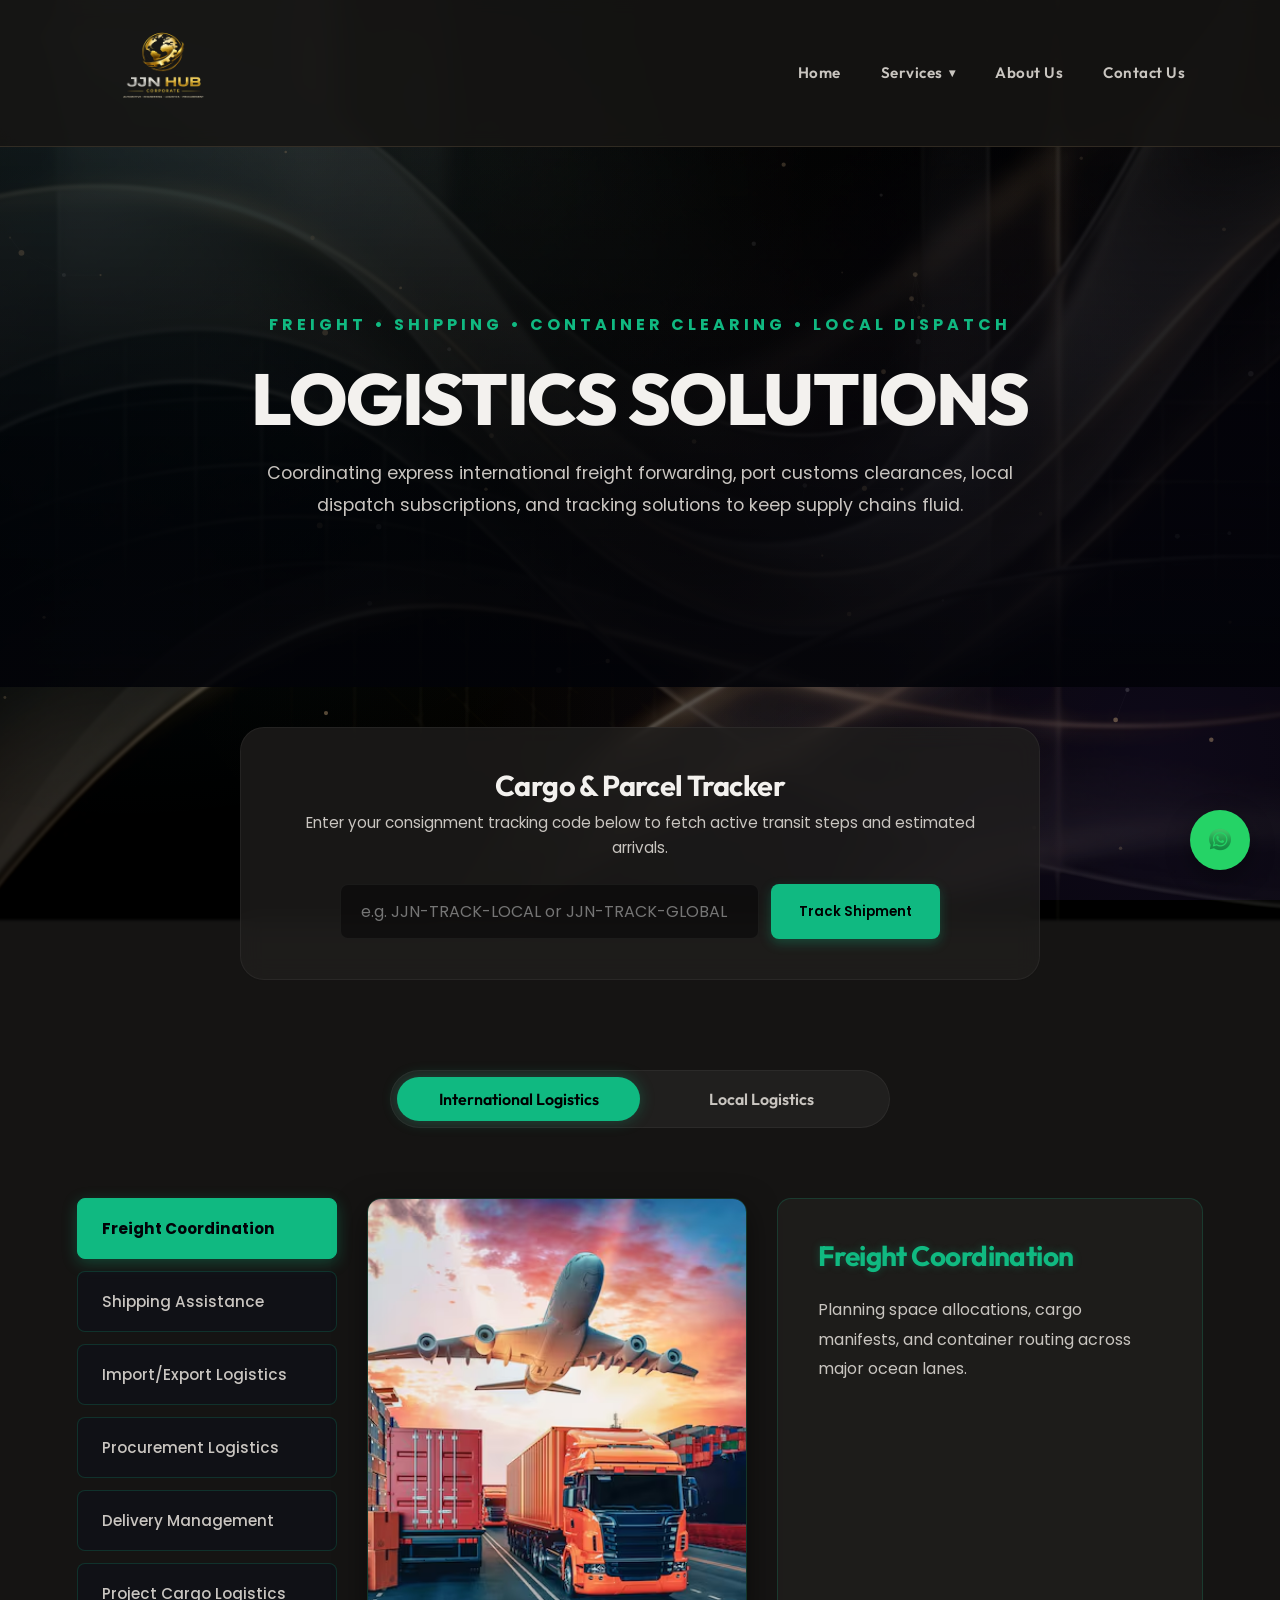
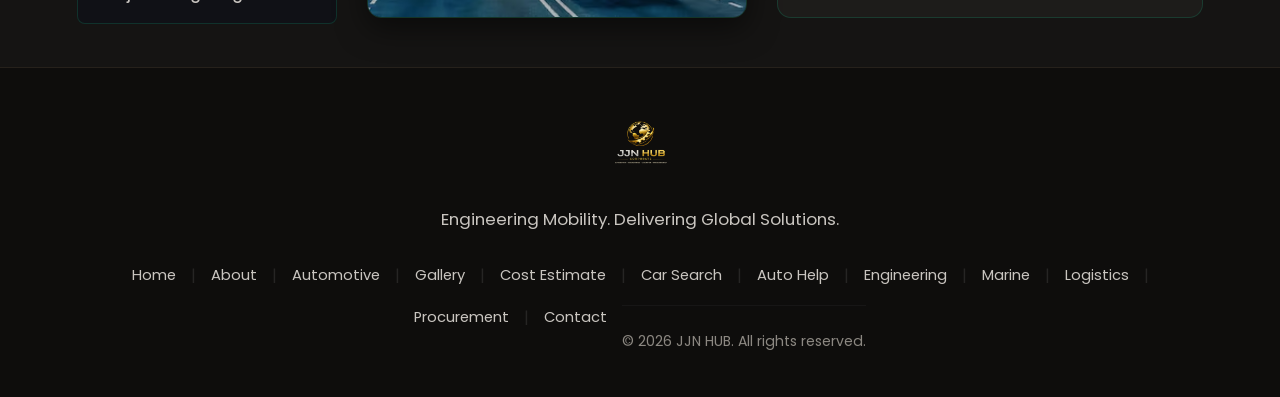
<file: logistics.html>
<!DOCTYPE html>
<html lang="en">
<head>
  <meta charset="UTF-8">
  <meta name="viewport" content="width=device-width, initial-scale=1">
  <title>Logistics Division | JJN HUB</title>
  <meta name="description" content="Explore JJN Logistics solutions. Tracking parcel status, coordinating international container shipping, customs forwarding, or local rider registration and business subscriptions.">
  <link rel="stylesheet" href="css/style.css">
</head>
<body class="logistics theme-logistics">
  <!-- Interactive Star-Particle Background Canvas -->
  <canvas id="bg-canvas" class="bg-canvas"></canvas>

  <!-- Navbar -->
  <header class="navbar">
    <div class="logo">
      <a href="index.html">
        <img src="assets/logo.png" alt="JJN HUB Logo" class="logo-img">
      </a>
    </div>
    <button class="menu-toggle" onclick="toggleMenu()" type="button">☰</button>
    <nav id="mobileMenu">
      <a href="index.html">Home</a>
      <div class="nav-item-dropdown">
        <a href="#" class="dropdown-toggle active" onclick="toggleDropdown(event)">Services <span class="dropdown-arrow">▾</span></a>
        <div class="dropdown-menu">
          <a href="automotive.html">Automotive and Dealership Services</a>
          <a href="logistics.html" class="active">Logistics Services</a>
          <a href="engineering.html">Engineering Services</a>
          <a href="marine-services.html">Marine Services</a>
          <a href="procurement.html">Procurement Services</a>
        </div>
      </div>
      <a href="about.html">About Us</a>
      <a href="contact.html">Contact Us</a>
    </nav>
  </header>

  <!-- Hero Section -->
  <section class="hero">
    <div class="hero-overlay">
      <p class="hero-services">FREIGHT • SHIPPING • CONTAINER CLEARING • LOCAL DISPATCH</p>
      <h1>LOGISTICS SOLUTIONS</h1>
      <p class="hero-text">
        Coordinating express international freight forwarding, port customs clearances, local dispatch subscriptions, and tracking solutions to keep supply chains fluid.
      </p>
    </div>
  </section>

  <!-- Live Shipment Tracking Console -->
  <section class="reveal-on-scroll" style="padding: 0 6%;">
    <div class="tracking-terminal" id="tracking-console-wrapper">
      <h2>Cargo & Parcel Tracker</h2>
      <p>Enter your consignment tracking code below to fetch active transit steps and estimated arrivals.</p>
      <div class="tracker-input-group">
        <input type="text" class="tracker-input" id="shipmentTrackId" placeholder="e.g. JJN-TRACK-LOCAL or JJN-TRACK-GLOBAL" aria-label="Tracking ID">
        <button class="tracker-btn" id="trackShipmentBtn" type="button">Track Shipment</button>
      </div>

      <!-- Tracking Results Panel (Shown Dynamically) -->
      <div class="tracker-results" id="trackingResults">
        <div class="tracking-details-summary">
          <div class="summary-item" id="resType"><strong>Type</strong> -</div>
          <div class="summary-item" id="resRoute"><strong>Route</strong> -</div>
          <div class="summary-item" id="resEta"><strong>Estimated Arrival</strong> -</div>
          <div class="summary-item" id="resStatus"><strong>Current Status</strong> -</div>
          <div class="summary-item" id="resCourier"><strong>Courier/Vessel</strong> -</div>
          <div class="summary-item" id="resLocation"><strong>Last Location</strong> -</div>
        </div>

        <!-- Step Progress Bar -->
        <div class="tracker-steps">
          <div class="tracker-progress-line"></div>
          
          <div class="step-node">
            <div class="step-bullet">1</div>
            <div class="step-label">Booked</div>
          </div>
          <div class="step-node">
            <div class="step-bullet">2</div>
            <div class="step-label">In Transit</div>
          </div>
          <div class="step-node">
            <div class="step-bullet">3</div>
            <div class="step-label">Out for Delivery</div>
          </div>
          <div class="step-node">
            <div class="step-bullet">4</div>
            <div class="step-label">Delivered</div>
          </div>
        </div>
      </div>
    </div>
  </section>

  <!-- Service Mode Toggle Selector -->
  <section class="reveal-on-scroll" style="padding: 20px 6% 0;">
    <div class="logistics-mode-selector">
      <button class="mode-toggle-btn active-mode" data-mode="international" type="button">International Logistics</button>
      <button class="mode-toggle-btn" data-mode="local" type="button">Local Logistics</button>
    </div>
  </section>

  <!-- CONTENT SECTION 1: INTERNATIONAL LOGISTICS -->
  <div class="logistics-mode-content active-content" id="logistics-international">
    <section class="logistics-panel reveal-on-scroll">
      <div class="logistics-menu">
        <button class="logistics-btn active-logistics" onclick="showLogistics('freight', this)">Freight Coordination</button>
        <button class="logistics-btn" onclick="showLogistics('shipping', this)">Shipping Assistance</button>
        <button class="logistics-btn" onclick="showLogistics('importexport', this)">Import/Export Logistics</button>
        <button class="logistics-btn" onclick="showLogistics('procurement', this)">Procurement Logistics</button>
        <button class="logistics-btn" onclick="showLogistics('tracking', this)">Delivery Management</button>
        <button class="logistics-btn" onclick="showLogistics('project', this)">Project Cargo Logistics</button>
      </div>
      
      <div class="logistics-image">
        <img id="logisticsImage" src="assets/logistics1.jpg" alt="Logistics Services">
      </div>
      
      <div class="logistics-content">
        <div id="freight" class="logistics-description active-logistics-content">
          <h2>Freight Coordination</h2>
          <p>Planning space allocations, cargo manifests, and container routing across major ocean lanes.</p>
        </div>
        <div id="shipping" class="logistics-description">
          <h2>Shipping Assistance</h2>
          <p>Booking cargo slots, preparing bills of lading, coordinating port releases, and sorting manifest anomalies.</p>
        </div>
        <div id="importexport" class="logistics-description">
          <h2>Import/Export Logistics</h2>
          <p>Customs declaration updates, duty valuations, compliance auditing, and secure terminal storage management.</p>
        </div>
        <div id="procurement" class="logistics-description">
          <h2>Procurement Logistics</h2>
          <p>Managing raw material runs from international manufacturer nodes directly to client warehouses.</p>
        </div>
        <div id="tracking" class="logistics-description">
          <h2>Delivery Management</h2>
          <p>Real-time vehicle fleet tracking, terminal container release checks, and final site deliveries.</p>
        </div>
        <div id="project" class="logistics-description">
          <h2>Project Cargo Logistics</h2>
          <p>Specialized transport arrangements for oversized machinery, heavy plant equipment, and hazard runs.</p>
        </div>
      </div>
    </section>
  </div>

  <!-- CONTENT SECTION 2: LOCAL LOGISTICS (Riders + Subscriptions) -->
  <div class="logistics-mode-content" id="logistics-local">
    <section class="local-logistics-grid reveal-on-scroll">
      
      <!-- Rider Onboarding Form Portal -->
      <div class="portal-card">
        <h3>Rider <span>Onboarding</span></h3>
        <p>Register as a dispatch partner. Complete the form to join our local delivery fleet.</p>
        <form class="portal-form" id="riderRegistrationForm">
          <div class="form-group">
            <label for="riderName">Full Name</label>
            <input type="text" class="form-control" id="riderName" required placeholder="e.g. John Doe">
          </div>
          <div class="form-group">
            <label for="riderPhone">Phone Number</label>
            <input type="tel" class="form-control" id="riderPhone" required placeholder="e.g. +234 800 000 0000">
          </div>
          <div class="form-group">
            <label for="riderVehicle">Vehicle Type</label>
            <select class="form-control" id="riderVehicle" required>
              <option value="Motorcycle">Motorcycle (Fast Dispatch)</option>
              <option value="Bicycle">Bicycle (Eco delivery)</option>
              <option value="Delivery Van">Delivery Van</option>
              <option value="Light Truck">Light Truck</option>
            </select>
          </div>
          <div class="form-group">
            <label for="riderLicense">Driver / Rider License Number</label>
            <input type="text" class="form-control" id="riderLicense" required placeholder="e.g. DL-9839-A">
          </div>
          <div class="form-group">
            <label for="riderCity">Operational Area / City</label>
            <input type="text" class="form-control" id="riderCity" required placeholder="e.g. Warri, Delta State">
          </div>
          <button type="submit" class="submit-btn">SUBMIT ONBOARDING REQUEST</button>
        </form>
      </div>

      <!-- Business Subscription Form Portal -->
      <div class="portal-card">
        <h3>Corporate <span>Subscription</span></h3>
        <p>Subscribe to our local dispatch rates. Integrate your warehouse routing with our riders.</p>
        <form class="portal-form" id="companySubscriptionForm">
          <div class="form-group">
            <label for="compName">Company Name</label>
            <input type="text" class="form-control" id="compName" required placeholder="e.g. Acme Spares Ltd">
          </div>
          <div class="form-group">
            <label for="compContact">Contact Representative</label>
            <input type="text" class="form-control" id="compContact" required placeholder="e.g. Sarah Ose">
          </div>
          <div class="form-group">
            <label for="compPhone">Contact Phone</label>
            <input type="tel" class="form-control" id="compPhone" required placeholder="e.g. +234 807 176 9373">
          </div>
          <div class="form-group">
            <label for="compVolume">Estimated Monthly Dispatches</label>
            <select class="form-control" id="compVolume" required>
              <option value="1-50">1 - 50 dispatches / month</option>
              <option value="51-200">51 - 200 dispatches / month</option>
              <option value="201-500">201 - 500 dispatches / month</option>
              <option value="500+">More than 500 dispatches / month</option>
            </select>
          </div>
          <div class="form-group">
            <label for="compPlan">Select Routing Plan</label>
            <select class="form-control" id="compPlan" required>
              <option value="Basic">Basic Dispatch ($99/mo base)</option>
              <option value="Pro">Pro Dedicated ($249/mo base)</option>
              <option value="Enterprise">Enterprise Multi-Fleet ($599/mo base)</option>
            </select>
          </div>
          <button type="submit" class="submit-btn">ACTIVATE ROUTING PLAN</button>
        </form>
      </div>

    </section>
  </div>

  <!-- Form Success Feedback Modals -->
  <div class="form-feedback-modal" id="riderFeedbackModal">
    <div class="feedback-content">
      <div class="feedback-icon">✓</div>
      <h4>Registration Successful</h4>
      <p id="riderModalText">Your request has been submitted successfully.</p>
      <button class="close-feedback-btn" type="button">CLOSE WINDOW</button>
    </div>
  </div>

  <div class="form-feedback-modal" id="companyFeedbackModal">
    <div class="feedback-content">
      <div class="feedback-icon">✓</div>
      <h4>Subscription Activated</h4>
      <p id="compModalText">Your company has subscribed to our local logistics tier.</p>
      <button class="close-feedback-btn" type="button">CLOSE WINDOW</button>
    </div>
  </div>

  <!-- Footer -->
  <footer class="site-footer">
    <div class="footer-top">
      <img src="assets/logo.png" alt="JJN HUB Logo" class="footer-logo-img">
      <p class="footer-tagline">Engineering Mobility. Delivering Global Solutions.</p>
    </div>
    <div class="footer-nav">
      <a href="index.html">Home</a> <span>|</span>
      <a href="about.html">About</a> <span>|</span>
      <a href="automotive.html">Automotive</a> <span>|</span>
      <a href="gallery.html">Gallery</a> <span>|</span>
      <a href="cost-estimation.html">Cost Estimate</a> <span>|</span>
      <a href="car-search.html">Car Search</a> <span>|</span>
      <a href="auto-help.html">Auto Help</a> <span>|</span>
      <a href="engineering.html">Engineering</a> <span>|</span>
      <a href="marine-services.html">Marine</a> <span>|</span>
      <a href="logistics.html" class="active">Logistics</a> <span>|</span>
      <a href="procurement.html">Procurement</a> <span>|</span>
      <a href="contact.html">Contact</a>
      <div class="footer-bottom">&copy; 2026 JJN HUB. All rights reserved.</div>
    </div>
  </footer>

  <!-- WhatsApp Widget -->
  <a href="https://wa.me/2348071769373" class="whatsapp-chat" target="_blank">
    <img src="assets/whatsapp.png" alt="WhatsApp">
  </a>

  <script src="js/script.js"></script>
</body>
</html>
</file>
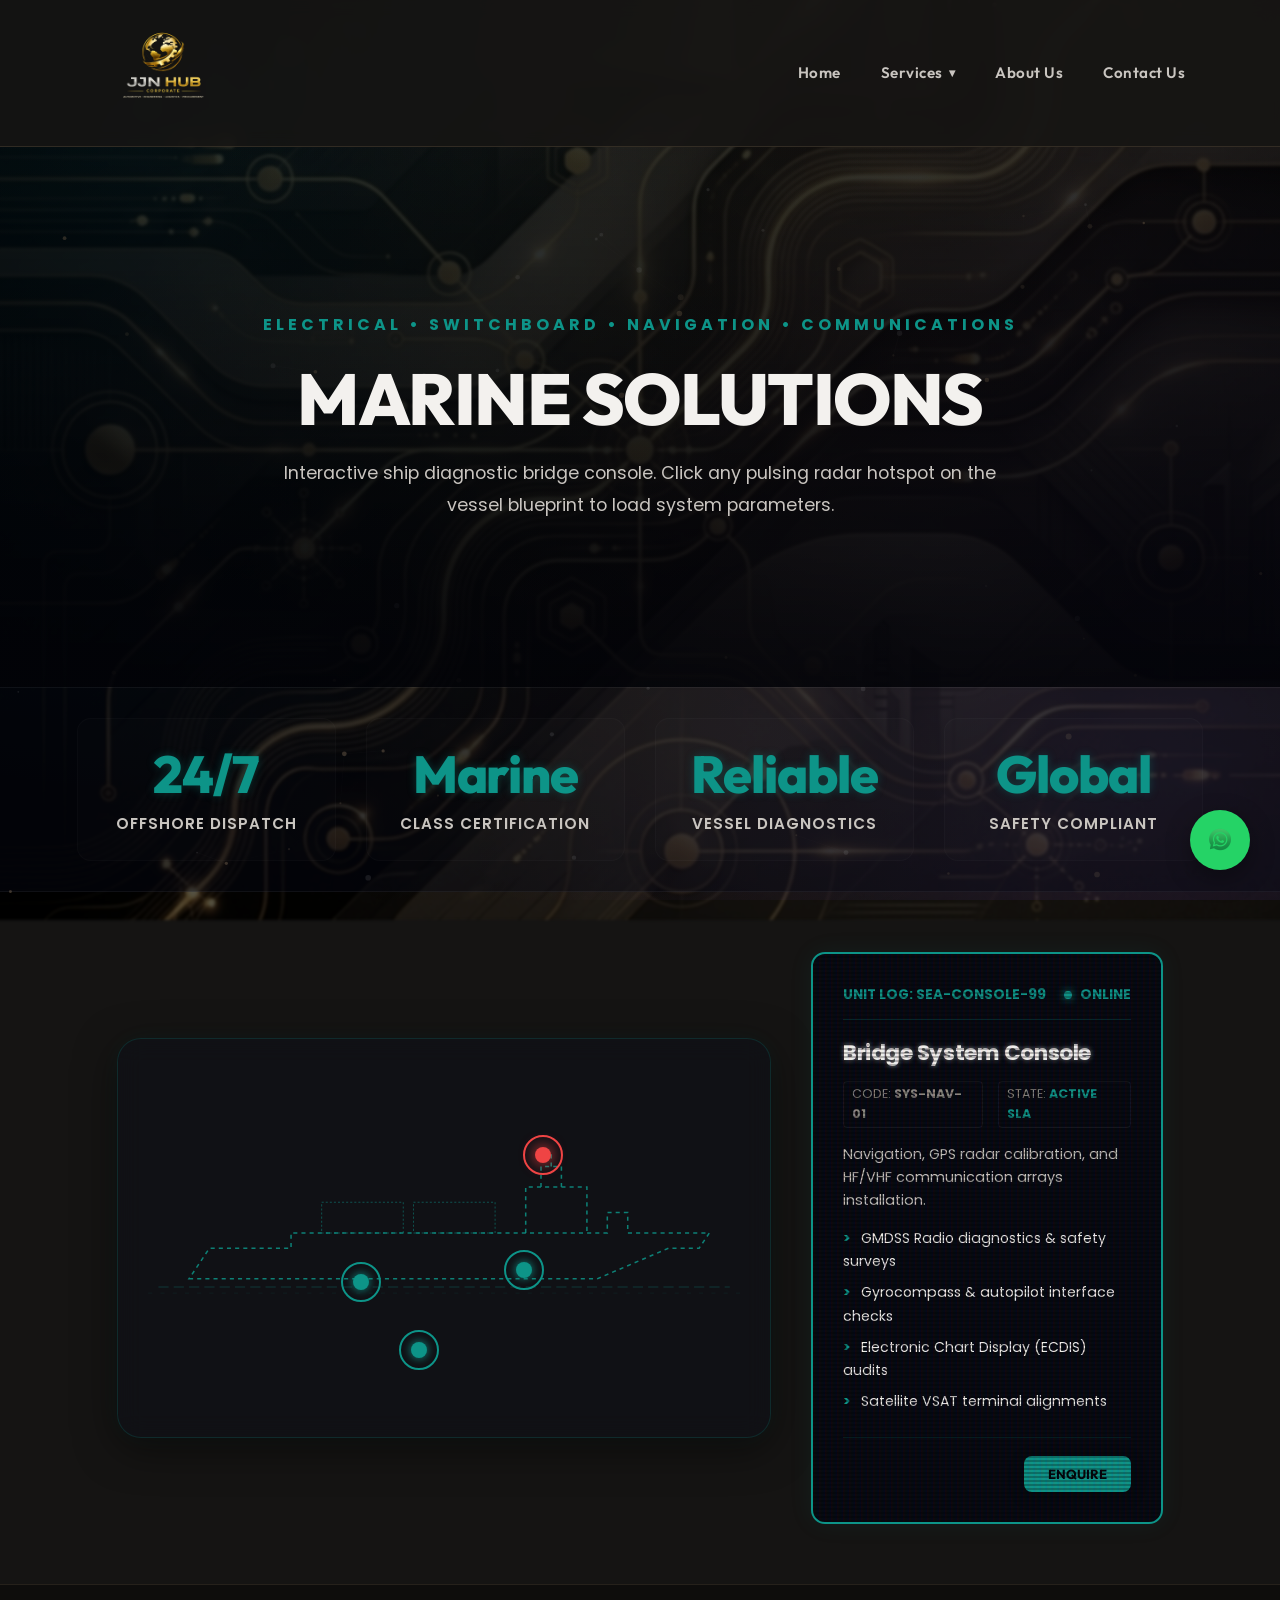
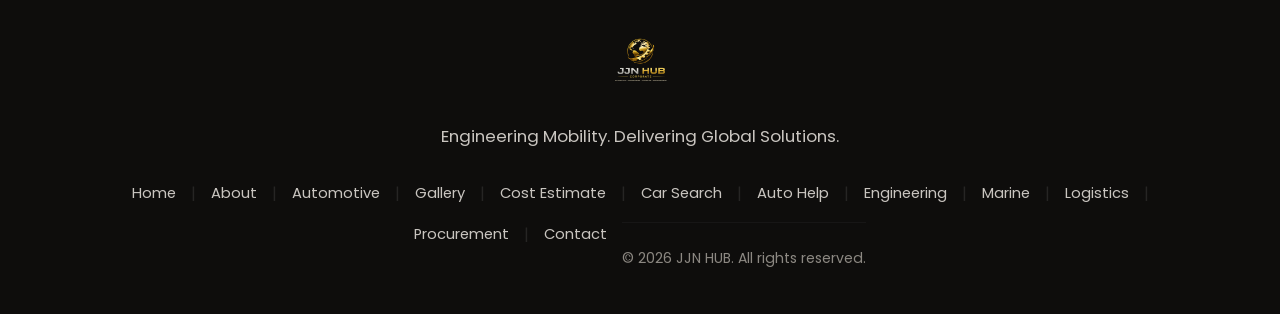
<file: marine-services.html>
<!DOCTYPE html>
<html lang="en">
<head>
  <meta charset="UTF-8">
  <meta name="viewport" content="width=device-width, initial-scale=1">
  <title>Marine Services | JJN HUB</title>
  <link rel="stylesheet" href="css/style.css">
</head>
<body class="marine-services theme-marine">
  <!-- Interactive Star-Particle Background Canvas -->
  <canvas id="bg-canvas" class="bg-canvas"></canvas>

  <!-- Navbar -->
  <header class="navbar">
    <div class="logo">
      <a href="index.html">
        <img src="assets/logo.png" alt="JJN HUB Logo" class="logo-img">
      </a>
    </div>
    <button class="menu-toggle" onclick="toggleMenu()" type="button">☰</button>
    <nav id="mobileMenu">
      <a href="index.html">Home</a>
      <div class="nav-item-dropdown">
        <a href="#" class="dropdown-toggle active" onclick="toggleDropdown(event)">Services <span class="dropdown-arrow">▾</span></a>
        <div class="dropdown-menu">
          <a href="automotive.html">Automotive and Dealership Services</a>
          <a href="logistics.html">Logistics Services</a>
          <a href="engineering.html">Engineering Services</a>
          <a href="marine-services.html" class="active">Marine Services</a>
          <a href="procurement.html">Procurement Services</a>
        </div>
      </div>
      <a href="about.html">About Us</a>
      <a href="contact.html">Contact Us</a>
    </nav>
  </header>

  <!-- Hero Section -->
  <section class="hero">
    <div class="hero-overlay">
      <p class="hero-services">ELECTRICAL • SWITCHBOARD • NAVIGATION • COMMUNICATIONS</p>
      <h1>MARINE SOLUTIONS</h1>
      <p class="hero-text">
        Interactive ship diagnostic bridge console. Click any pulsing radar hotspot on the vessel blueprint to load system parameters.
      </p>
    </div>
  </section>

  <!-- Stats Section -->
  <section class="stats-section reveal-on-scroll">
    <div class="stat-box">
      <h2>24/7</h2>
      <p>Offshore Dispatch</p>
    </div>
    <div class="stat-box">
      <h2>Marine</h2>
      <p>Class Certification</p>
    </div>
    <div class="stat-box">
      <h2>Reliable</h2>
      <p>Vessel Diagnostics</p>
    </div>
    <div class="stat-box">
      <h2>Global</h2>
      <p>Safety Compliant</p>
    </div>
  </section>

  <!-- Vessel Systems Blueprint Grid -->
  <section class="marine-dashboard-grid reveal-on-scroll">
    
    <!-- Left Column: Vessel Console Schematic -->
    <div class="vessel-console">
      <svg viewBox="0 0 600 200" class="vessel-svg">
        <!-- Hull Base -->
        <path d="M 50,140 L 450,140 L 520,110 L 550,110 L 560,95 L 480,95 L 480,75 L 460,75 L 460,95 L 180,95 L 150,95 L 150,110 L 70,110 L 50,140 Z" fill="none" stroke="var(--neon)" stroke-width="1.5" opacity="0.85"></path>
        <!-- Cabin Superstructure Aft -->
        <path d="M 380,95 L 380,50 L 440,50 L 440,95 M 395,50 L 395,30 L 415,30 L 415,50 M 405,30 L 405,15" fill="none" stroke="var(--neon)" stroke-width="1.5" opacity="0.85"></path>
        <!-- Cargo Stacks Front -->
        <rect x="180" y="65" width="80" height="30" fill="none" stroke="var(--neon)" stroke-dasharray="2" opacity="0.5"></rect>
        <rect x="270" y="65" width="80" height="30" fill="none" stroke="var(--neon)" stroke-dasharray="2" opacity="0.5"></rect>
        <!-- Keel water lines -->
        <line x1="20" y1="148" x2="580" y2="148" stroke="var(--neon)" stroke-width="1" stroke-dasharray="10 5" opacity="0.3"></line>
        <line x1="10" y1="154" x2="590" y2="154" stroke="var(--neon)" stroke-width="0.5" stroke-dasharray="4 8" opacity="0.2"></line>
      </svg>
      
      <!-- Pulsing Radar Hotspots -->
      <button class="radar-hotspot active" id="hotspot-bridge" onclick="activateMarineHotspot('bridge', this)" title="Bridge Systems" type="button"></button>
      <button class="radar-hotspot" id="hotspot-engine" onclick="activateMarineHotspot('engine', this)" title="Engine Room Grid" type="button"></button>
      <button class="radar-hotspot" id="hotspot-auxiliary" onclick="activateMarineHotspot('auxiliary', this)" title="Auxiliary Control Panel" type="button"></button>
      <button class="radar-hotspot" id="hotspot-hull" onclick="activateMarineHotspot('hull', this)" title="Keel Drydock Phase" type="button"></button>
    </div>

    <!-- Right Column: Diagnostic CRT Terminal -->
    <div class="diagnostic-terminal">
      <div class="terminal-header">
        <span>UNIT LOG: SEA-CONSOLE-99</span>
        <div class="terminal-indicator">
          <span class="indicator-dot"></span>
          <span>ONLINE</span>
        </div>
      </div>
      
      <div class="terminal-content">
        <h3 id="term-title">Bridge System Console</h3>
        <div class="terminal-meta">
          <span>CODE: <strong id="term-code">SYS-NAV-01</strong></span>
          <span>STATE: <strong id="term-status" class="status-active">ACTIVE SLA</strong></span>
        </div>
        <p id="term-desc">Navigation, GPS radar calibration, and HF/VHF communication arrays installation.</p>
        <ul id="term-list">
          <li>GMDSS Radio diagnostics & safety surveys</li>
          <li>Gyrocompass & autopilot interface checks</li>
          <li>Electronic Chart Display (ECDIS) audits</li>
          <li>Satellite VSAT terminal alignments</li>
        </ul>
      </div>
      
      <div class="terminal-action">
        <button class="gold-btn btn-sm" id="term-action-btn" onclick="openOrderForm('Bridge Navigation & Communications')" type="button">ENQUIRE</button>
      </div>
    </div>

  </section>

  <!-- Consultation Enquiry Popup -->
  <div id="orderPopup" class="popup">
    <div class="popup-content">
      <span class="close" onclick="closeOrderForm()">&times;</span>
      <h2>Marine Enquiry</h2>
      <form action="https://formsubmit.co/oikporstephen1@gmail.com" method="POST" class="estimate-form">
        <input type="hidden" name="_subject" value="JJN HUB Marine Enquiry">
        <input type="hidden" name="_captcha" value="false">
        <input name="Vehicle" id="selectedVehicle" readonly style="border-color: var(--neon); color: var(--neon); font-weight: bold; background: rgba(0,0,0,0.2);">
        <input name="Name" placeholder="Full Name" required>
        <input name="Phone" placeholder="Phone Number">
        <input name="Email" placeholder="Email Address">
        <textarea name="Message" placeholder="Additional details about your vessel or requirements..."></textarea>
        <button type="submit" class="gold-btn">Submit Enquiry</button>
      </form>
    </div>
  </div>

  <!-- Footer -->
  <footer class="site-footer">
    <div class="footer-top">
      <img src="assets/logo.png" alt="JJN HUB Logo" class="footer-logo-img">
      <p class="footer-tagline">Engineering Mobility. Delivering Global Solutions.</p>
    </div>
    <div class="footer-nav">
      <a href="index.html">Home</a> <span>|</span>
      <a href="about.html">About</a> <span>|</span>
      <a href="automotive.html">Automotive</a> <span>|</span>
      <a href="gallery.html">Gallery</a> <span>|</span>
      <a href="cost-estimation.html">Cost Estimate</a> <span>|</span>
      <a href="car-search.html">Car Search</a> <span>|</span>
      <a href="auto-help.html">Auto Help</a> <span>|</span>
      <a href="engineering.html">Engineering</a> <span>|</span>
      <a href="marine-services.html">Marine</a> <span>|</span>
      <a href="logistics.html">Logistics</a> <span>|</span>
      <a href="procurement.html">Procurement</a> <span>|</span>
      <a href="contact.html">Contact</a>
      <div class="footer-bottom">&copy; 2026 JJN HUB. All rights reserved.</div>
    </div>
  </footer>

  <a href="https://wa.me/2348071769373" class="whatsapp-chat" target="_blank">
    <img src="assets/whatsapp.png" alt="WhatsApp">
  </a>

  <script src="js/script.js"></script>
</body>
</html>
</file>
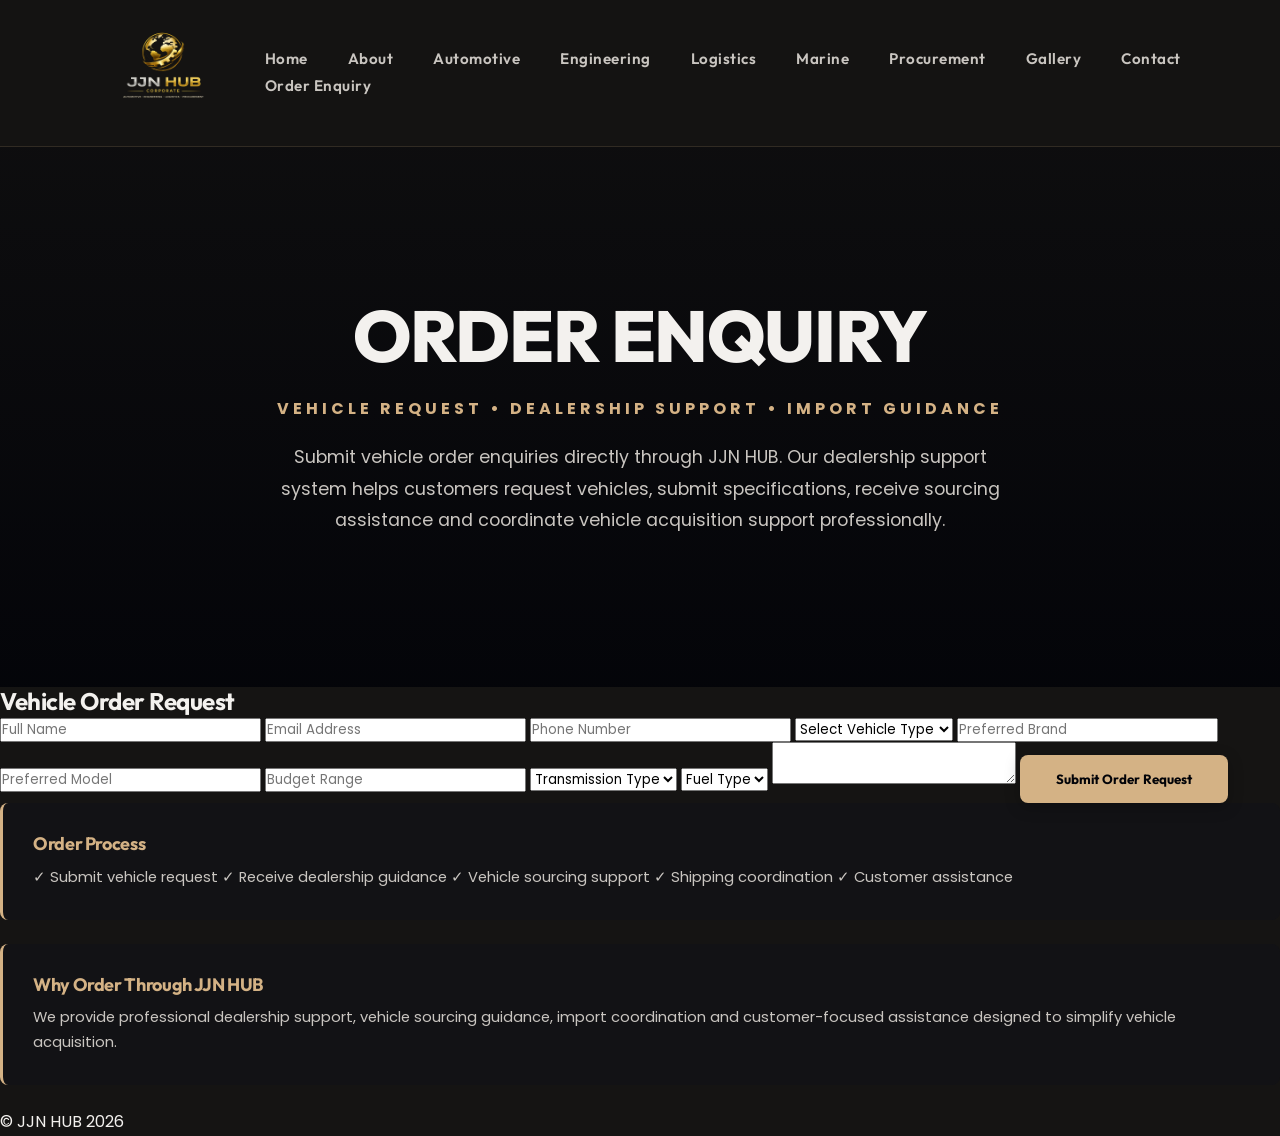
<file: order-enquiry.html>
<!DOCTYPE html>

<html>

<head>

<meta charset="UTF-8">

<meta
name="viewport"
content="width=device-width,initial-scale=1">

<title>

Order Enquiry | JJN HUB

</title>

<link
rel="stylesheet"
href="css/style.css">

</head>

<body class="order-page">


<header class="navbar">

<div class="logo">

<a href="index.html">

<img
src="assets/logo.png"
alt="JJN HUB"
class="logo-img">

</a>

</div>


<nav>

<nav>
<a href='index.html'>Home</a>

<a href='about.html'>About</a>

<a href='automotive.html'>Automotive</a>

<a href='engineering.html'>Engineering</a>

<a href='logistics.html'>Logistics</a>

<a href='marine-services.html'>Marine</a>

<a href='procurement.html'>Procurement</a>

<a href="gallery.html">Gallery</a>

<a href="contact.html">Contact</a>

<a href="order-enquiry.html">Order Enquiry</a>

</nav>

</header>



<section class="hero">

<div class="hero-overlay">

<h1>

ORDER ENQUIRY

</h1>

<p class="hero-services">

VEHICLE REQUEST • DEALERSHIP SUPPORT • IMPORT GUIDANCE

</p>


<p class="hero-text">

Submit vehicle order enquiries directly through JJN HUB.

Our dealership support system helps customers request vehicles,
submit specifications,
receive sourcing assistance
and coordinate vehicle acquisition support professionally.

</p>

</div>

</section>



<section class="order-section">

<div class="order-card">

<h2>

Vehicle Order Request

</h2>


<form

class="order-form"

action="https://formsubmit.co/YOUR_EMAIL"

method="POST">


<input
type="hidden"

name="_subject"

value="JJN HUB Vehicle Order Request">


<input
type="hidden"

name="_captcha"

value="false">



<input

type="text"

name="Full Name"

placeholder="Full Name"

required>



<input

type="email"

name="Email"

placeholder="Email Address"

required>



<input

type="tel"

name="Phone"

placeholder="Phone Number">



<select
name="Vehicle Type">

<option>

Select Vehicle Type

</option>

<option>

Sedan

</option>

<option>

SUV

</option>

<option>

Truck

</option>

<option>

Luxury Vehicle

</option>

<option>

Commercial Vehicle

</option>

</select>



<input

type="text"

name="Vehicle Brand"

placeholder="Preferred Brand">



<input

type="text"

name="Vehicle Model"

placeholder="Preferred Model">



<input

type="text"

name="Budget"

placeholder="Budget Range">



<select
name="Transmission">

<option>

Transmission Type

</option>

<option>

Automatic

</option>

<option>

Manual

</option>

</select>



<select
name="Fuel Type">

<option>

Fuel Type

</option>

<option>

Petrol

</option>

<option>

Diesel

</option>

<option>

Hybrid

</option>

<option>

Electric

</option>

</select>



<textarea

name="Vehicle Details"

placeholder="Describe your vehicle requirements">

</textarea>



<button
type="submit"
class="gold-btn">

Submit Order Request

</button>

</form>

</div>



<div class="order-info">


<div class="info-box">

<h3>

Order Process

</h3>

<p>

✓ Submit vehicle request

✓ Receive dealership guidance

✓ Vehicle sourcing support

✓ Shipping coordination

✓ Customer assistance

</p>

</div>



<div class="info-box">

<h3>

Why Order Through JJN HUB

</h3>

<p>

We provide professional dealership support,
vehicle sourcing guidance,
import coordination
and customer-focused assistance
designed to simplify vehicle acquisition.

</p>

</div>


</div>

</section>



<footer>

© JJN HUB 2026

</footer>


</body>

</html>
</file>
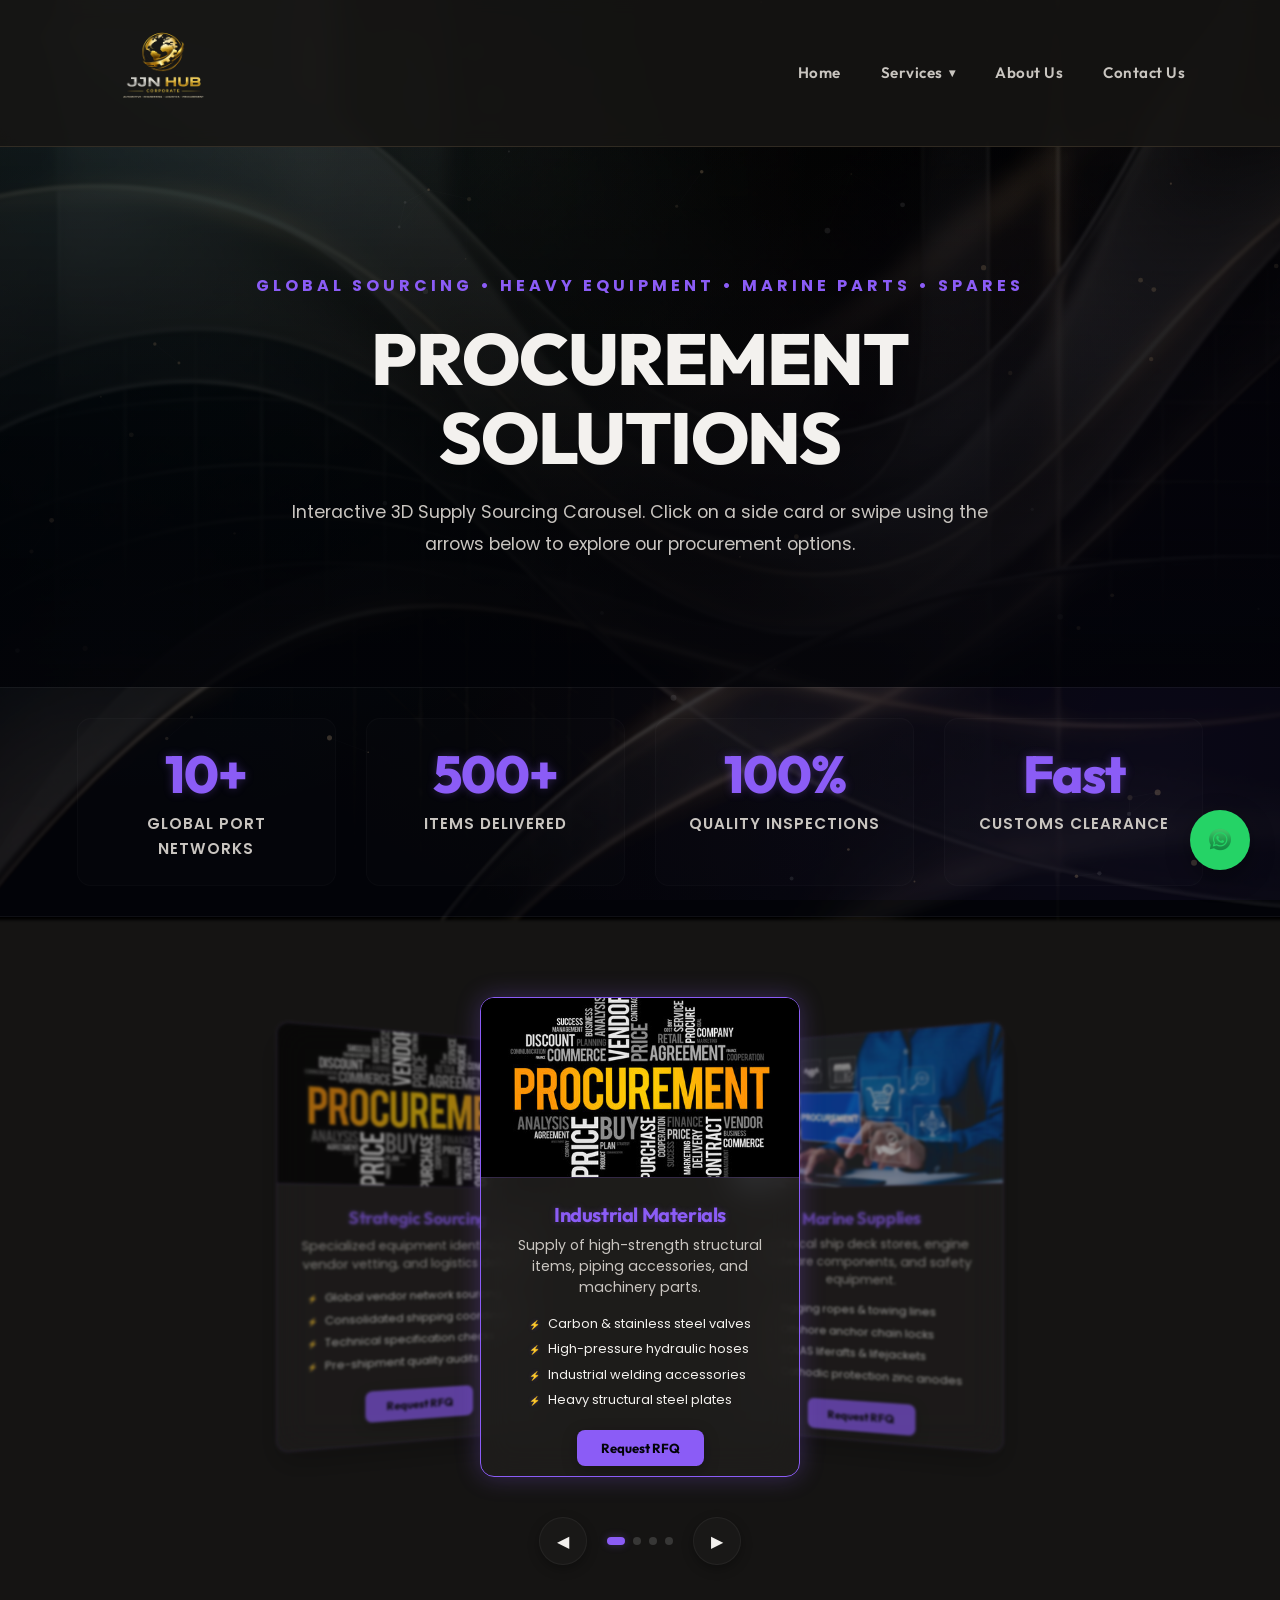
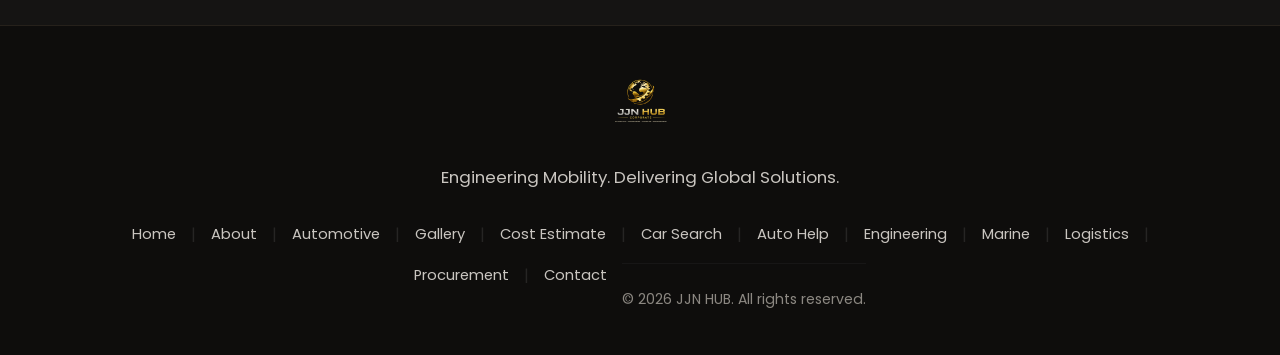
<file: procurement.html>
<!DOCTYPE html>
<html lang="en">
<head>
  <meta charset="UTF-8">
  <meta name="viewport" content="width=device-width, initial-scale=1">
  <title>Procurement Division | JJN HUB</title>
  <link rel="stylesheet" href="css/style.css">
</head>
<body class="procurement theme-procurement">
  <!-- Interactive Star-Particle Background Canvas -->
  <canvas id="bg-canvas" class="bg-canvas"></canvas>

  <!-- Navbar -->
  <header class="navbar">
    <div class="logo">
      <a href="index.html">
        <img src="assets/logo.png" alt="JJN HUB Logo" class="logo-img">
      </a>
    </div>
    <button class="menu-toggle" onclick="toggleMenu()" type="button">☰</button>
    <nav id="mobileMenu">
      <a href="index.html">Home</a>
      <div class="nav-item-dropdown">
        <a href="#" class="dropdown-toggle active" onclick="toggleDropdown(event)">Services <span class="dropdown-arrow">▾</span></a>
        <div class="dropdown-menu">
          <a href="automotive.html">Automotive and Dealership Services</a>
          <a href="logistics.html">Logistics Services</a>
          <a href="engineering.html">Engineering Services</a>
          <a href="marine-services.html">Marine Services</a>
          <a href="procurement.html" class="active">Procurement Services</a>
        </div>
      </div>
      <a href="about.html">About Us</a>
      <a href="contact.html">Contact Us</a>
    </nav>
  </header>

  <!-- Hero Section -->
  <section class="hero">
    <div class="hero-overlay">
      <p class="hero-services">GLOBAL SOURCING • HEAVY EQUIPMENT • MARINE PARTS • SPARES</p>
      <h1>PROCUREMENT SOLUTIONS</h1>
      <p class="hero-text">
        Interactive 3D Supply Sourcing Carousel. Click on a side card or swipe using the arrows below to explore our procurement options.
      </p>
    </div>
  </section>

  <!-- Stats Section -->
  <section class="stats-section reveal-on-scroll">
    <div class="stat-box">
      <h2>10+</h2>
      <p>Global Port Networks</p>
    </div>
    <div class="stat-box">
      <h2>500+</h2>
      <p>Items Delivered</p>
    </div>
    <div class="stat-box">
      <h2>100%</h2>
      <p>Quality Inspections</p>
    </div>
    <div class="stat-box">
      <h2>Fast</h2>
      <p>Customs Clearance</p>
    </div>
  </section>

  <!-- 3D Perspective Swiper Carousel -->
  <section class="carousel-container reveal-on-scroll">
    <div class="carousel-stage">
      
      <!-- Card 1 -->
      <div class="procure-card card-state-center">
        <img src="assets/procurement1.jpg" alt="Industrial Materials" class="procure-card-img">
        <div class="procure-card-content">
          <h3>Industrial Materials</h3>
          <p>Supply of high-strength structural items, piping accessories, and machinery parts.</p>
          <ul>
            <li>Carbon & stainless steel valves</li>
            <li>High-pressure hydraulic hoses</li>
            <li>Industrial welding accessories</li>
            <li>Heavy structural steel plates</li>
          </ul>
          <button class="gold-btn btn-sm" onclick="event.stopPropagation(); openOrderForm('Industrial Materials')" type="button">Request RFQ</button>
        </div>
      </div>

      <!-- Card 2 -->
      <div class="procure-card card-state-right">
        <img src="assets/procurement2.jpg" alt="Marine Supplies" class="procure-card-img">
        <div class="procure-card-content">
          <h3>Marine Supplies</h3>
          <p>Technical ship deck stores, engine hardware components, and safety equipment.</p>
          <ul>
            <li>Rigging ropes & towing lines</li>
            <li>Offshore anchor chain locks</li>
            <li>SOLAS liferafts & lifejackets</li>
            <li>Cathodic protection zinc anodes</li>
          </ul>
          <button class="gold-btn btn-sm" onclick="event.stopPropagation(); openOrderForm('Marine Supplies')" type="button">Request RFQ</button>
        </div>
      </div>

      <!-- Card 3 -->
      <div class="procure-card card-state-far-right">
        <img src="assets/procurement3.jpg" alt="Automotive Spares" class="procure-card-img">
        <div class="procure-card-content">
          <h3>Automotive Spares</h3>
          <p>Heavy machinery gaskets, filters, electrical fittings, and replacement spares.</p>
          <ul>
            <li>Diesel engines & generator valves</li>
            <li>High-flow industrial air filters</li>
            <li>Hydraulic pumps & gear boxes</li>
            <li>Heavy truck suspension mounts</li>
          </ul>
          <button class="gold-btn btn-sm" onclick="event.stopPropagation(); openOrderForm('Automotive Spares')" type="button">Request RFQ</button>
        </div>
      </div>

      <!-- Card 4 -->
      <div class="procure-card card-state-left">
        <img src="assets/procurement1.jpg" alt="Strategic Sourcing" class="procure-card-img">
        <div class="procure-card-content">
          <h3>Strategic Sourcing</h3>
          <p>Specialized equipment identification, vendor vetting, and logistics delivery.</p>
          <ul>
            <li>Global vendor network sourcing</li>
            <li>Consolidated shipping coordination</li>
            <li>Technical specification checks</li>
            <li>Pre-shipment quality audits</li>
          </ul>
          <button class="gold-btn btn-sm" onclick="event.stopPropagation(); openOrderForm('Strategic Sourcing')" type="button">Request RFQ</button>
        </div>
      </div>

    </div>

    <!-- Carousel Controls -->
    <div class="carousel-controls">
      <button class="carousel-btn" id="carousel-prev" title="Previous Slide" type="button">◀</button>
      <div class="carousel-dots">
        <span class="carousel-dot active"></span>
        <span class="carousel-dot"></span>
        <span class="carousel-dot"></span>
        <span class="carousel-dot"></span>
      </div>
      <button class="carousel-btn" id="carousel-next" title="Next Slide" type="button">▶</button>
    </div>
  </section>

  <!-- RFQ Popup Modal -->
  <div id="orderPopup" class="popup">
    <div class="popup-content">
      <span class="close" onclick="closeOrderForm()">&times;</span>
      <h2>Procurement Enquiry (RFQ)</h2>
      <form action="https://formsubmit.co/oikporstephen1@gmail.com" method="POST" class="estimate-form">
        <input type="hidden" name="_subject" value="JJN HUB Sourcing RFQ Request">
        <input type="hidden" name="_captcha" value="false">
        <input name="Vehicle" id="selectedVehicle" readonly style="border-color: var(--neon); color: var(--neon); font-weight: bold; background: rgba(0,0,0,0.2);">
        <input name="Name" placeholder="Full Name / Company Name" required>
        <input name="Phone" placeholder="Phone Number">
        <input name="Email" placeholder="Email Address">
        <textarea name="Message" placeholder="Specify item descriptions, sizes, quantities, and other RFQ details..."></textarea>
        <button type="submit" class="gold-btn">Submit RFQ Request</button>
      </form>
    </div>
  </div>

  <!-- Footer -->
  <footer class="site-footer">
    <div class="footer-top">
      <img src="assets/logo.png" alt="JJN HUB Logo" class="footer-logo-img">
      <p class="footer-tagline">Engineering Mobility. Delivering Global Solutions.</p>
    </div>
    <div class="footer-nav">
      <a href="index.html">Home</a> <span>|</span>
      <a href="about.html">About</a> <span>|</span>
      <a href="automotive.html">Automotive</a> <span>|</span>
      <a href="gallery.html">Gallery</a> <span>|</span>
      <a href="cost-estimation.html">Cost Estimate</a> <span>|</span>
      <a href="car-search.html">Car Search</a> <span>|</span>
      <a href="auto-help.html">Auto Help</a> <span>|</span>
      <a href="engineering.html">Engineering</a> <span>|</span>
      <a href="marine-services.html">Marine</a> <span>|</span>
      <a href="logistics.html">Logistics</a> <span>|</span>
      <a href="procurement.html">Procurement</a> <span>|</span>
      <a href="contact.html">Contact</a>
      <div class="footer-bottom">&copy; 2026 JJN HUB. All rights reserved.</div>
    </div>
  </footer>

  <a href="https://wa.me/2348071769373" class="whatsapp-chat" target="_blank">
    <img src="assets/whatsapp.png" alt="WhatsApp">
  </a>

  <script src="js/script.js"></script>
</body>
</html>
</file>
<file: css/style.css>
/* -------------------------------------------------------------
 * JJN HUB - IMMERSIVE VISUAL DESIGN SYSTEM
 * Obsidian Dark & Neon Glow Themes
 * ------------------------------------------------------------- */

@import url('https://fonts.googleapis.com/css2?family=Outfit:wght@300;400;500;600;700;800&family=Poppins:wght@300;400;500;600;700&display=swap');

:root {
  /* Greige Dark Color Scheme */
  --bg-primary: #151413;
  --bg-secondary: #201f1e;
  --bg-card: rgba(32, 31, 30, 0.75);
  --panel-border: rgba(255, 255, 255, 0.05);
  
  /* Font System */
  --font-heading: 'Outfit', sans-serif;
  --font-body: 'Poppins', sans-serif;
  
  /* Luxury Font Colors */
  --text-primary: #f3f1ee;
  --text-secondary: #c9c5c0;
  --text-muted: #8c8882;
  
  /* Transition metrics */
  --transition-normal: 0.4s cubic-bezier(0.25, 1, 0.5, 1);
  --transition-fast: 0.2s ease;
  --border-radius-sm: 8px;
  --border-radius-md: 14px;
  --border-radius-lg: 24px;

  /* Default Neon Accent (Champagne Gold Theme) */
  --neon: #d4b285;
  --neon-glow: rgba(212, 178, 133, 0.22);
  --neon-soft: rgba(212, 178, 133, 0.05);
  --neon-border: rgba(212, 178, 133, 0.12);
}

/* Division Color Bindings */
.theme-automotive {
  --neon: #f97316; /* Flame Orange */
  --neon-glow: rgba(249, 115, 22, 0.3);
  --neon-soft: rgba(249, 115, 22, 0.08);
  --neon-border: rgba(249, 115, 22, 0.2);
}

.theme-engineering {
  --neon: #06b6d4; /* Electric Cyan */
  --neon-glow: rgba(6, 182, 212, 0.3);
  --neon-soft: rgba(6, 182, 212, 0.08);
  --neon-border: rgba(6, 182, 212, 0.2);
}

.theme-marine {
  --neon: #0d9488; /* Ocean Teal */
  --neon-glow: rgba(13, 148, 136, 0.3);
  --neon-soft: rgba(13, 148, 136, 0.08);
  --neon-border: rgba(13, 148, 136, 0.2);
}

.theme-logistics {
  --neon: #10b981; /* Emerald Green */
  --neon-glow: rgba(16, 185, 129, 0.3);
  --neon-soft: rgba(16, 185, 129, 0.08);
  --neon-border: rgba(16, 185, 129, 0.2);
}

.theme-procurement {
  --neon: #8b5cf6; /* Royal Purple */
  --neon-glow: rgba(139, 92, 246, 0.3);
  --neon-soft: rgba(139, 92, 246, 0.08);
  --neon-border: rgba(139, 92, 246, 0.2);
}

/* Reset & Base Layout */
* {
  margin: 0;
  padding: 0;
  box-sizing: border-box;
  font-family: var(--font-body);
}

body {
  background-color: transparent;
  color: var(--text-primary);
  overflow-x: hidden;
  line-height: 1.65;
}

html {
  background: var(--bg-primary);
  min-height: 100%;
}

html::before {
  display: none;
}

/* Background Slideshow Layers */
.bg-slideshow-layer {
  position: fixed;
  top: -20px;
  left: -20px;
  width: calc(100vw + 40px);
  height: calc(100vh + 40px);
  z-index: -4;
  background-size: cover;
  background-position: center;
  background-repeat: no-repeat;
  transition: opacity 2s ease-in-out;
  pointer-events: none;
  filter: blur(1.5px) brightness(0.35) contrast(1.1);
}

/* Ambient Glows Layer */
.bg-glow-overlay {
  position: fixed;
  top: 0;
  left: 0;
  width: 100vw;
  height: 100vh;
  z-index: -3;
  background-image: 
    radial-gradient(circle at 10% 15%, rgba(6, 182, 212, 0.1) 0%, transparent 50%),
    radial-gradient(circle at 90% 85%, rgba(139, 92, 246, 0.1) 0%, transparent 50%),
    radial-gradient(circle at 50% 50%, rgba(212, 160, 23, 0.04) 0%, transparent 70%);
  pointer-events: none;
}

/* Star Particle Canvas Layer */
.bg-canvas {
  position: fixed;
  top: 0;
  left: 0;
  width: 100vw;
  height: 100vh;
  z-index: -2;
  pointer-events: none;
  background: transparent;
}

/* Scrollbar customization */
::-webkit-scrollbar {
  width: 8px;
}
::-webkit-scrollbar-track {
  background: var(--bg-primary);
}
::-webkit-scrollbar-thumb {
  background: #151a30;
  border-radius: var(--border-radius-sm);
}
::-webkit-scrollbar-thumb:hover {
  background: var(--neon);
}

/* Typography elements */
h1, h2, h3, h4, h5, h6 {
  font-family: var(--font-heading);
  letter-spacing: -0.02em;
  font-weight: 700;
  line-height: 1.2;
}

/* SCROLL REVEAL SYSTEM */
.reveal-on-scroll {
  opacity: 0;
  transform: translateY(30px) scale(0.98);
  transition: opacity 0.8s cubic-bezier(0.25, 1, 0.5, 1), transform 0.8s cubic-bezier(0.25, 1, 0.5, 1);
}

.reveal-on-scroll.revealed {
  opacity: 1;
  transform: translateY(0) scale(1);
}

/* 3D TILT CARDS */
.tilt-card {
  transform-style: preserve-3d;
  transition: transform 0.15s ease-out, border-color var(--transition-fast), box-shadow var(--transition-fast);
}

/* WHATSAPP FLOAT */
.whatsapp-chat {
  position: fixed;
  bottom: 30px;
  right: 30px;
  z-index: 9999;
  width: 60px;
  height: 60px;
  background: #25D366;
  border-radius: 50%;
  display: flex;
  justify-content: center;
  align-items: center;
  box-shadow: 0 8px 24px rgba(0, 0, 0, 0.35);
  transition: transform var(--transition-fast);
}

.whatsapp-chat:hover {
  transform: scale(1.1) rotate(5deg);
}

.whatsapp-chat img {
  width: 32px;
  height: 32px;
}

/* NAVIGATION HEADER */
.navbar {
  padding: 12px 6%;
  background: rgba(21, 20, 19, 0.92);
  backdrop-filter: blur(8px);
  -webkit-backdrop-filter: blur(8px);
  display: flex;
  justify-content: space-between;
  align-items: center;
  position: sticky;
  top: 0;
  z-index: 1000;
  border-bottom: 1px solid rgba(212, 178, 133, 0.15);
}

.logo-img {
  width: 170px;
  height: auto;
}

nav a {
  color: var(--text-secondary);
  margin: 0 18px;
  text-decoration: none;
  font-weight: 600;
  font-size: 0.95rem;
  letter-spacing: 0.5px;
  position: relative;
  padding: 6px 0;
  transition: color var(--transition-fast);
  font-family: var(--font-heading);
}

nav a:hover {
  color: var(--neon);
}

nav a::after {
  content: '';
  position: absolute;
  bottom: 0;
  left: 0;
  width: 0;
  height: 2px;
  background-color: var(--neon);
  transition: width var(--transition-fast);
  box-shadow: 0 0 8px var(--neon);
}

nav a:hover::after {
  width: 100%;
}

.menu-toggle {
  display: none;
  background: transparent;
  border: none;
  color: var(--text-primary);
  font-size: 28px;
  cursor: pointer;
}

/* HERO PORTAL (Index / Main Page) */
.hero {
  min-height: 60vh;
  padding: 50px 24px;
  display: flex;
  justify-content: center;
  align-items: center;
  text-align: center;
  position: relative;
  background-size: cover;
  background-position: center;
}

.hero::before {
  content: '';
  position: absolute;
  top: 0;
  left: 0;
  right: 0;
  bottom: 0;
  background: linear-gradient(180deg, rgba(2, 3, 8, 0.4) 0%, rgba(2, 3, 8, 0.9) 100%);
  z-index: 1;
}

.hero-overlay {
  max-width: 900px;
  position: relative;
  z-index: 2;
  display: flex;
  flex-direction: column;
  align-items: center;
  gap: 20px;
}

.hero h1 {
  font-size: 72px;
  font-weight: 800;
  line-height: 1.1;
  text-transform: uppercase;
}

.hero h1 span {
  display: block;
  color: var(--neon);
  text-shadow: 0 0 20px var(--neon-glow);
}

.hero-services {
  color: var(--neon);
  font-size: 16px;
  font-weight: 700;
  letter-spacing: 4px;
  text-transform: uppercase;
}

.hero-text {
  max-width: 750px;
  font-size: 1.1rem;
  line-height: 1.8;
  color: var(--text-secondary);
}

.hero-buttons {
  display: flex;
  justify-content: center;
  gap: 20px;
  flex-wrap: wrap;
  margin-top: 15px;
}

/* BUTTONS SYSTEM */
.gold-btn {
  background-color: var(--neon);
  color: #020308;
  font-weight: 700;
  font-family: var(--font-heading);
  border: none;
  padding: 16px 36px;
  border-radius: var(--border-radius-sm);
  text-decoration: none;
  cursor: pointer;
  display: inline-flex;
  align-items: center;
  justify-content: center;
  transition: transform var(--transition-fast), background-color var(--transition-fast), box-shadow var(--transition-fast);
  box-shadow: 0 4px 15px rgba(0,0,0,0.25);
}

.gold-btn:hover {
  background-color: var(--text-primary);
  transform: translateY(-3px) scale(1.03);
  box-shadow: 0 6px 20px var(--neon-glow);
}

.outline-btn {
  border: 2px solid var(--neon);
  background: transparent;
  padding: 14px 34px;
  border-radius: var(--border-radius-sm);
  text-decoration: none;
  color: var(--text-primary);
  font-weight: 700;
  font-family: var(--font-heading);
  display: inline-flex;
  align-items: center;
  justify-content: center;
  transition: all var(--transition-fast);
}

.outline-btn:hover {
  background-color: var(--neon);
  color: #020308;
  transform: translateY(-3px) scale(1.03);
  box-shadow: 0 6px 20px var(--neon-glow);
}

.active-btn {
  background-color: var(--neon) !important;
  color: #020308 !important;
  font-weight: 700;
}

/* STATS MATRIX */
.stats-section {
  display: grid;
  grid-template-columns: repeat(auto-fit, minmax(200px, 1fr));
  gap: 30px;
  padding: 30px 6%;
  background: rgba(5, 8, 22, 0.4);
  border-top: 1px solid var(--panel-border);
  border-bottom: 1px solid var(--panel-border);
}

.stat-box {
  text-align: center;
  padding: 24px;
  border-radius: var(--border-radius-md);
  background: rgba(255, 255, 255, 0.01);
  border: 1px solid rgba(255, 255, 255, 0.02);
}

.stat-box h2 {
  font-size: 52px;
  color: var(--neon);
  font-weight: 800;
  margin-bottom: 6px;
  text-shadow: 0 0 10px var(--neon-glow);
}

.stat-box p {
  font-size: 0.95rem;
  color: var(--text-secondary);
  font-weight: 600;
  text-transform: uppercase;
  letter-spacing: 1px;
}

/* HIGH-IMPACT NEON GLASS CARDS */
.cards {
  display: grid;
  grid-template-columns: repeat(auto-fit, minmax(300px, 1fr));
  gap: 24px;
  padding: 40px 6%;
  background: var(--bg-primary);
}

.card {
  background: var(--bg-card);
  padding: 28px 24px;
  border-radius: var(--border-radius-md);
  border: 1px solid var(--neon-border);
  backdrop-filter: blur(12px);
  -webkit-backdrop-filter: blur(12px);
  box-shadow: var(--shadow-glow);
  display: flex;
  flex-direction: column;
  gap: 15px;
  position: relative;
  overflow: hidden;
}

/* Glowing background highlight on cards */
.card::before {
  content: '';
  position: absolute;
  top: -50px;
  right: -50px;
  width: 100px;
  height: 100px;
  background: var(--neon);
  filter: blur(50px);
  opacity: 0.15;
  pointer-events: none;
  transition: opacity var(--transition-normal);
}

.card:hover::before {
  opacity: 0.3;
}

.card:hover {
  border-color: var(--neon);
  box-shadow: 0 12px 40px var(--neon-soft);
}

.card h2 {
  font-size: 28px;
  color: var(--neon);
  font-weight: 600;
  text-shadow: 0 0 8px var(--neon-glow);
}

.card p {
  line-height: 1.75;
  color: var(--text-secondary);
  font-size: 0.98rem;
}

/* IMMERSIVE TAB CONSOLE (MORPH CONSOLE ON INDEX) */
.morphing-console {
  max-width: 1100px;
  margin: 30px auto 40px auto;
  padding: 24px 30px;
  background: var(--bg-card);
  border-radius: var(--border-radius-lg);
  border: 1px solid var(--neon-border);
  backdrop-filter: blur(16px);
  -webkit-backdrop-filter: blur(16px);
  box-shadow: 0 15px 50px rgba(0,0,0,0.5), 0 0 30px var(--neon-glow);
  transition: border-color var(--transition-normal), box-shadow var(--transition-normal);
}

.console-header {
  display: flex;
  justify-content: space-between;
  align-items: center;
  margin-bottom: 30px;
  border-bottom: 1px solid var(--panel-border);
  padding-bottom: 20px;
}

.console-title {
  display: flex;
  align-items: center;
  gap: 12px;
}

.console-dot {
  width: 10px;
  height: 10px;
  border-radius: 50%;
  background-color: var(--neon);
  box-shadow: 0 0 10px var(--neon);
}

.console-title h2 {
  font-size: 22px;
  text-transform: uppercase;
  letter-spacing: 1px;
}

.console-tabs {
  display: flex;
  gap: 10px;
  flex-wrap: wrap;
}

.morph-tab-btn {
  background: rgba(255,255,255,0.02);
  border: 1px solid var(--panel-border);
  color: var(--text-secondary);
  padding: 10px 20px;
  border-radius: var(--border-radius-sm);
  cursor: pointer;
  font-weight: 600;
  font-family: var(--font-heading);
  transition: all var(--transition-fast);
}

.morph-tab-btn:hover {
  border-color: var(--neon);
  color: var(--text-primary);
  background: var(--neon-soft);
}

.morph-tab-btn.active {
  background: var(--neon);
  color: #020308;
  border-color: var(--neon);
  box-shadow: 0 0 12px var(--neon);
}

/* Console panels slider */
.console-panels-wrapper {
  position: relative;
  min-height: 260px;
}

.console-panel {
  display: none;
  animation: panelSlide 0.5s cubic-bezier(0.25, 1, 0.5, 1) forwards;
}

.console-panel.active {
  display: grid;
  grid-template-columns: 1.2fr 0.8fr;
  gap: 40px;
  align-items: center;
}

@keyframes panelSlide {
  from { opacity: 0; transform: translateX(20px); }
  to { opacity: 1; transform: translateX(0); }
}

.panel-info h3 {
  font-size: 32px;
  color: var(--neon);
  margin-bottom: 15px;
  text-shadow: 0 0 8px var(--neon-glow);
}

.panel-info p {
  color: var(--text-secondary);
  font-size: 1.05rem;
  line-height: 1.8;
  margin-bottom: 24px;
}

.panel-metrics {
  display: grid;
  grid-template-columns: 1fr 1fr;
  gap: 20px;
}

.metric-card {
  background: rgba(255,255,255,0.02);
  border: 1px solid var(--panel-border);
  padding: 20px;
  border-radius: var(--border-radius-sm);
  text-align: center;
  transition: border-color var(--transition-fast);
}

.metric-card:hover {
  border-color: var(--neon);
}

.metric-num {
  font-family: var(--font-heading);
  font-size: 32px;
  font-weight: 800;
  color: var(--neon);
  margin-bottom: 4px;
}

.metric-txt {
  font-size: 0.78rem;
  text-transform: uppercase;
  color: var(--text-muted);
  font-weight: 600;
  letter-spacing: 0.5px;
}

@media (max-width: 768px) {
  .console-panel.active {
    grid-template-columns: 1fr;
    gap: 30px;
  }
}

/* SPLIT PANELS (Division pages) */
.marine-panel, .logistics-panel, .procurement-panel, .engineering-panel {
  display: grid;
  grid-template-columns: 260px 380px 1fr;
  gap: 30px;
  padding: 40px 6%;
  background: var(--bg-primary);
  align-items: start;
}

.marine-menu, .logistics-menu, .procurement-menu, .engineering-menu {
  display: flex;
  flex-direction: column;
  gap: 12px;
}

.marine-btn, .logistics-btn, .procurement-btn, .engineering-btn, .eng-btn {
  background: rgba(10, 14, 28, 0.4);
  color: var(--text-secondary);
  border: 1px solid var(--neon-border);
  padding: 18px 24px;
  text-align: left;
  cursor: pointer;
  border-radius: var(--border-radius-sm);
  font-size: 0.95rem;
  font-weight: 500;
  transition: all var(--transition-fast);
}

.marine-btn:hover, .logistics-btn:hover, .procurement-btn:hover, .engineering-btn:hover, .eng-btn:hover {
  border-color: var(--neon);
  color: var(--neon);
  background: var(--neon-soft);
}

.active-marine, .active-logistics, .active-procurement, .active-engineering, .active-eng {
  background: var(--neon) !important;
  color: #020308 !important;
  font-weight: 700;
  border-color: var(--neon) !important;
  box-shadow: 0 4px 15px var(--neon-glow);
}

.marine-image img, .logistics-image img, .procurement-image img, .engineering-image img {
  width: 100%;
  height: 420px;
  object-fit: cover;
  border-radius: var(--border-radius-md);
  border: 1px solid var(--neon-border);
  box-shadow: 0 10px 30px rgba(0,0,0,0.5);
  transition: border-color var(--transition-normal);
}

.marine-image img:hover, .logistics-image img:hover, .procurement-image img:hover, .engineering-image img:hover {
  border-color: var(--neon);
}

.marine-content, .logistics-content, .procurement-content, .engineering-content, .eng-content {
  background: var(--bg-card);
  padding: 40px;
  border-radius: var(--border-radius-md);
  border: 1px solid var(--neon-border);
  min-height: 420px;
  box-shadow: var(--shadow-glow);
}

.marine-description, .logistics-description, .procurement-description, .engineering-description {
  display: none;
  animation: fadeIn 0.4s ease;
}

.active-marine-content, .active-logistics-content, .active-procurement-content, .active-engineering-content, .active-content {
  display: block;
}

.marine-description h2, .logistics-description h2, .procurement-description h2, .engineering-description h2 {
  color: var(--neon);
  margin-bottom: 22px;
  font-size: 28px;
  text-shadow: 0 0 8px var(--neon-glow);
}

.marine-description p, .logistics-description p, .procurement-description p, .engineering-description p {
  line-height: 1.85;
  color: var(--text-secondary);
}

/* AUTOMOTIVE TABS */
.auto-buttons {
  display: flex;
  gap: 15px;
  flex-wrap: wrap;
  justify-content: center;
  margin-top: 24px;
}

/* ESTIMATOR & FORMS SECTION */
.estimate-section {
  display: grid;
  grid-template-columns: 1.1fr 0.9fr;
  gap: 45px;
  padding: 80px 6%;
  background: var(--bg-primary);
  align-items: start;
}

.estimate-card {
  background: var(--bg-card);
  padding: 45px;
  border-radius: var(--border-radius-md);
  border: 1px solid var(--neon-border);
  box-shadow: var(--shadow-glow);
}

.estimate-card h2 {
  color: var(--neon);
  margin-bottom: 25px;
  font-size: 32px;
  text-shadow: 0 0 8px var(--neon-glow);
}

/* Live Estimate Results Wrapper */
.estimator-results {
  margin-top: 25px;
  padding: 24px;
  border-radius: var(--border-radius-sm);
  background: rgba(2, 3, 8, 0.8);
  border: 1px dashed var(--neon-border);
  animation: fadeIn 0.3s ease;
}

.estimator-results h3 {
  color: var(--neon);
  font-size: 1.15rem;
  margin-bottom: 16px;
  text-transform: uppercase;
}

.result-row {
  display: flex;
  justify-content: space-between;
  padding: 10px 0;
  border-bottom: 1px solid rgba(255, 255, 255, 0.05);
  font-size: 0.92rem;
}

.result-row:last-child {
  border-bottom: none;
  padding-bottom: 0;
}

.result-row.total {
  font-weight: 700;
  font-size: 1.25rem;
  color: var(--text-primary);
  border-top: 1px solid var(--neon-border);
  padding-top: 16px;
  margin-top: 6px;
}

.result-row.total span:last-child {
  color: var(--neon);
  text-shadow: 0 0 8px var(--neon-glow);
}

/* Custom form fields design */
.estimate-form input, .estimate-form select, .estimate-form textarea {
  width: 100%;
  padding: 16px;
  margin-bottom: 20px;
  background: var(--input-bg);
  border: 1px solid var(--input-border);
  border-radius: var(--border-radius-sm);
  color: var(--text-primary);
  font-size: 15px;
  outline: none;
  transition: all var(--transition-fast);
}

.estimate-form input:focus, .estimate-form select:focus, .estimate-form textarea:focus {
  border-color: var(--neon);
  box-shadow: 0 0 12px var(--neon-glow);
}

.estimate-form textarea {
  height: 150px;
  resize: none;
}

.info-box {
  background: rgba(10, 14, 28, 0.3);
  padding: 30px;
  border-radius: var(--border-radius-sm);
  margin-bottom: 24px;
  border-left: 3px solid var(--neon);
  transition: transform var(--transition-fast);
}

.info-box:hover {
  transform: translateX(6px);
}

.info-box h3 {
  color: var(--neon);
  margin-bottom: 10px;
  font-size: 18px;
}

.info-box p {
  font-size: 0.92rem;
  line-height: 1.7;
  color: var(--text-secondary);
}

/* CAR SEARCH / SEARCH GRID */
.vehicle-grid, .gallery-grid {
  display: grid;
  grid-template-columns: repeat(auto-fit, minmax(290px, 1fr));
  gap: 24px;
  padding: 24px 0;
}

.car-card {
  background: var(--bg-card);
  padding: 24px;
  border-radius: var(--border-radius-md);
  border: 1px solid var(--neon-border);
  transition: all var(--transition-normal);
  text-align: center;
}

.car-card:hover {
  border-color: var(--neon);
  box-shadow: 0 12px 30px var(--neon-soft);
}

.car-card img {
  width: 100%;
  height: 200px;
  object-fit: cover;
  border-radius: var(--border-radius-sm);
  margin-bottom: 16px;
}

.car-card h3 {
  font-size: 1.2rem;
  margin-bottom: 8px;
}

.price {
  font-size: 24px;
  color: var(--neon);
  font-weight: 700;
  margin: 12px 0 18px 0;
  text-shadow: 0 0 6px var(--neon-glow);
}

/* MODAL PREVIEW POPUPS */
.popup, .image-popup {
  position: fixed;
  top: 0;
  left: 0;
  width: 100%;
  height: 100%;
  background: rgba(2, 3, 8, 0.92);
  backdrop-filter: blur(10px);
  -webkit-backdrop-filter: blur(10px);
  display: none;
  justify-content: center;
  align-items: center;
  z-index: 10000;
  padding: 20px;
}

.popup-content {
  background: var(--bg-secondary);
  border: 1px solid var(--neon-border);
  padding: 40px;
  border-radius: var(--border-radius-md);
  max-width: 500px;
  width: 100%;
  position: relative;
  box-shadow: 0 15px 50px rgba(0,0,0,0.5), 0 0 20px var(--neon-glow);
  animation: modalScale 0.3s cubic-bezier(0.34, 1.56, 0.64, 1);
}

#popupImage {
  max-width: 100%;
  max-height: 80vh;
  border-radius: var(--border-radius-sm);
  border: 1px solid var(--neon-border);
  box-shadow: 0 0 20px var(--neon-glow);
}

.close {
  position: absolute;
  top: 20px;
  right: 20px;
  color: var(--neon);
  font-size: 32px;
  font-weight: 700;
  cursor: pointer;
  line-height: 1;
  transition: transform var(--transition-fast);
}

.close:hover {
  transform: scale(1.1);
}

/* WHY CHOOSE US */
.why-section {
  background: rgba(5, 8, 22, 0.3);
  padding: 40px 6%;
}

.why-section .section-title {
  max-width: 800px;
  margin: 0 auto 30px auto;
  text-align: center;
}

.why-section .section-title h2 {
  font-size: 42px;
  font-weight: 800;
  color: var(--neon);
  margin-bottom: 16px;
  text-transform: uppercase;
  text-shadow: 0 0 10px var(--neon-glow);
}

.why-section .section-title p {
  font-size: 1.05rem;
  color: var(--text-secondary);
}

/* FOOTER */
.site-footer {
  background: #0e0d0c;
  border-top: 1px solid rgba(212, 178, 133, 0.12);
  padding: 40px 6% 20px 6%;
  text-align: center;
  position: relative;
  z-index: 5;
}

.footer-logo-img {
  width: 110px;
  height: auto;
  margin-bottom: 16px;
}

.footer-tagline {
  font-size: 1.05rem;
  color: var(--text-secondary);
  margin-bottom: 30px;
}

.footer-nav {
  margin: 24px 0;
  display: flex;
  justify-content: center;
  flex-wrap: wrap;
  gap: 15px;
}

.footer-nav a {
  color: var(--text-secondary);
  text-decoration: none;
  font-size: 0.92rem;
  transition: color var(--transition-fast);
}

.footer-nav a:hover {
  color: var(--neon);
}

.footer-nav span {
  color: rgba(255,255,255,0.1);
}

.footer-bottom {
  padding-top: 24px;
  border-top: 1px solid rgba(255,255,255,0.04);
  color: var(--text-muted);
  font-size: 0.88rem;
}

/* TOAST NOTIFICATION STYLING */
.toast-container {
  position: fixed;
  bottom: 24px;
  right: 24px;
  z-index: 100000;
  display: flex;
  flex-direction: column;
  gap: 12px;
  max-width: 380px;
  width: calc(100% - 48px);
}

.toast {
  background: var(--bg-card);
  border: 1px solid var(--neon-border);
  padding: 16px 20px;
  border-radius: var(--border-radius-sm);
  color: var(--text-primary);
  box-shadow: 0 10px 30px rgba(0,0,0,0.4);
  backdrop-filter: blur(12px);
  -webkit-backdrop-filter: blur(12px);
  display: flex;
  align-items: center;
  gap: 12px;
  position: relative;
  overflow: hidden;
  animation: toastIn 0.3s cubic-bezier(0.34, 1.56, 0.64, 1) forwards;
}

.toast::before {
  content: '';
  position: absolute;
  left: 0;
  top: 0;
  bottom: 0;
  width: 4px;
  background-color: var(--neon);
  box-shadow: 0 0 8px var(--neon);
}

.toast.toast-error::before {
  background-color: #ef4444;
  box-shadow: 0 0 8px #ef4444;
}

.toast-message {
  font-size: 0.88rem;
  font-weight: 500;
  flex: 1;
}

.toast-close {
  background: transparent;
  border: none;
  color: var(--text-muted);
  cursor: pointer;
  font-size: 1.15rem;
  line-height: 1;
}

@keyframes toastIn {
  from { transform: translateX(50px); opacity: 0; }
  to { transform: translateX(0); opacity: 1; }
}

.toast.toast-out {
  animation: toastOut 0.3s ease-in forwards;
}

@keyframes toastOut {
  from { transform: translateX(0); opacity: 1; }
  to { transform: translateX(100px); opacity: 0; }
}

/* RESPONSIVE BREAKPOINTS */
@media (max-width: 992px) {
  .estimate-section {
    grid-template-columns: 1fr;
    gap: 32px;
  }
}

@media (max-width: 900px) {
  .marine-panel, .logistics-panel, .procurement-panel, .engineering-panel {
    grid-template-columns: 1fr;
    gap: 25px;
  }
  
  .marine-image img, .logistics-image img, .procurement-image img, .engineering-image img {
    height: 300px;
  }
}

@media (max-width: 768px) {
  .navbar {
    padding: 15px 24px;
  }
  
  nav {
    display: none;
    width: 100%;
    flex-direction: column;
    padding-top: 15px;
    gap: 12px;
  }
  
  nav.show {
    display: flex;
  }
  
  nav a {
    margin: 0;
    padding: 8px 0;
    border-bottom: 1px solid rgba(255,255,255,0.05);
  }
  
  nav a::after {
    display: none;
  }
  
  .menu-toggle {
    display: block;
  }
  
  .hero h1 {
    font-size: 44px;
  }
  
  .hero-services {
    font-size: 13px;
    letter-spacing: 2px;
  }
  
  .hero-text {
    font-size: 0.95rem;
  }
  
  .why-section .section-title h2 {
    font-size: 32px;
  }
}

/* 3D FLIP CARDS FOR ENGINEERING SECTION */
.engineering-grid {
  display: grid;
  grid-template-columns: repeat(auto-fit, minmax(320px, 1fr));
  gap: 30px;
  padding: 60px 6%;
  max-width: 1200px;
  margin: 0 auto;
}

.eng-card {
  background: transparent;
  height: 380px;
  perspective: 1000px;
  cursor: pointer;
}

.eng-card-inner {
  position: relative;
  width: 100%;
  height: 100%;
  text-align: center;
  transition: transform 0.8s cubic-bezier(0.4, 0, 0.2, 1);
  transform-style: preserve-3d;
  box-shadow: 0 10px 30px rgba(0, 0, 0, 0.4);
  border-radius: var(--border-radius-md);
  border: 1px solid var(--neon-border);
}

.eng-card.flipped .eng-card-inner {
  transform: rotateY(180deg);
}

.eng-card-front, .eng-card-back {
  position: absolute;
  top: 0;
  left: 0;
  width: 100%;
  height: 100%;
  backface-visibility: hidden;
  -webkit-backface-visibility: hidden;
  border-radius: var(--border-radius-md);
  display: flex;
  flex-direction: column;
}

.eng-card-front {
  position: relative;
  overflow: hidden;
  border-radius: var(--border-radius-md);
}

.eng-card-img {
  width: 100%;
  height: 100%;
  object-fit: cover;
  border-radius: var(--border-radius-md);
  position: absolute;
  top: 0;
  left: 0;
  z-index: 1;
  transition: transform 0.5s cubic-bezier(0.25, 1, 0.5, 1);
}

.eng-card:hover .eng-card-img {
  transform: scale(1.08);
}

.eng-card-front-content {
  position: relative;
  z-index: 2;
  width: 100%;
  height: 100%;
  padding: 40px 20px 24px;
  display: flex;
  flex-direction: column;
  align-items: center;
  justify-content: center;
  background: rgba(7, 11, 21, 0.75);
  backdrop-filter: blur(1px);
  -webkit-backdrop-filter: blur(1px);
  gap: 12px;
  text-align: center;
}


.eng-card-back {
  background: var(--bg-secondary);
  color: var(--text-secondary);
  transform: rotateY(180deg);
  border: 1px solid var(--neon);
  box-shadow: 0 0 15px var(--neon-soft);
  padding: 35px 25px;
  justify-content: center;
  align-items: center;
}

.eng-icon {
  font-size: 48px;
  color: var(--neon);
  text-shadow: 0 0 10px var(--neon-glow);
}

.eng-card-front h3 {
  font-size: 22px;
  color: var(--neon);
  font-weight: 700;
  text-shadow: 0 0 6px var(--neon-glow);
}

.eng-card-front p {
  font-size: 0.95rem;
  color: var(--text-secondary);
  line-height: 1.6;
}

.tap-hint {
  font-size: 0.75rem;
  color: var(--text-muted);
  font-weight: 700;
  letter-spacing: 1px;
  margin-top: 10px;
}

.eng-card-back h4 {
  font-size: 20px;
  color: var(--neon);
  margin-bottom: 8px;
  text-shadow: 0 0 6px var(--neon-glow);
}

.eng-card-back ul {
  list-style: none;
  font-size: 0.88rem;
  line-height: 1.7;
  text-align: left;
  margin-bottom: 18px;
}

.eng-card-back ul li::before {
  content: '⚡';
  color: var(--neon);
  margin-right: 8px;
  font-size: 10px;
}

.btn-sm {
  padding: 10px 24px !important;
  font-size: 0.82rem !important;
}

/* VESSEL SYSTEMS DASHBOARD (MARINE SERVICES REDESIGN) */
.marine-dashboard-grid {
  display: grid;
  grid-template-columns: 1.3fr 0.7fr;
  gap: 40px;
  padding: 60px 6%;
  max-width: 1200px;
  margin: 0 auto;
  align-items: center;
}

.vessel-console {
  position: relative;
  background: rgba(10, 14, 26, 0.4);
  border: 1px solid var(--neon-border);
  border-radius: var(--border-radius-lg);
  padding: 40px 20px;
  backdrop-filter: blur(12px);
  -webkit-backdrop-filter: blur(12px);
  box-shadow: 0 10px 40px rgba(0, 0, 0, 0.5), 0 0 25px var(--neon-soft);
  display: flex;
  justify-content: center;
  align-items: center;
  min-height: 400px;
}

.vessel-svg {
  width: 100%;
  max-width: 700px;
  height: auto;
}

.vessel-svg path {
  stroke-dasharray: 4;
  animation: svgDash 30s linear infinite;
}

@keyframes svgDash {
  to {
    stroke-dashoffset: -1000;
  }
}

.radar-hotspot {
  position: absolute;
  width: 16px;
  height: 16px;
  background-color: var(--neon);
  border-radius: 50%;
  border: none;
  cursor: pointer;
  z-index: 10;
  box-shadow: 0 0 10px var(--neon);
  transition: transform 0.2s ease;
}

.radar-hotspot:hover {
  transform: scale(1.3);
}

.radar-hotspot::after {
  content: '';
  position: absolute;
  top: -12px;
  left: -12px;
  right: -12px;
  bottom: -12px;
  border: 2px solid var(--neon);
  border-radius: 50%;
  animation: radarPing 2s infinite ease-out;
  pointer-events: none;
}

@keyframes radarPing {
  0% { transform: scale(0.3); opacity: 1; }
  100% { transform: scale(1.6); opacity: 0; }
}

.radar-hotspot.active {
  background-color: #ef4444;
  box-shadow: 0 0 15px #ef4444;
}

.radar-hotspot.active::after {
  border-color: #ef4444;
}

/* Hotspot placements on the ship blueprint graphic */
#hotspot-bridge {
  top: 27%;
  left: 64%;
}

#hotspot-engine {
  top: 56%;
  left: 61%;
}

#hotspot-auxiliary {
  top: 59%;
  left: 36%;
}

#hotspot-hull {
  top: 76%;
  left: 45%;
}

/* Diagnostic Terminal CRT Screen */
.diagnostic-terminal {
  background: rgba(4, 7, 16, 0.9);
  border: 2px solid var(--neon);
  border-radius: var(--border-radius-md);
  box-shadow: 0 0 25px var(--neon-soft);
  padding: 30px;
  font-family: 'Courier New', Courier, monospace;
  position: relative;
  overflow: hidden;
  min-height: 400px;
  display: flex;
  flex-direction: column;
  justify-content: space-between;
}

.diagnostic-terminal::before {
  content: '';
  position: absolute;
  top: 0;
  left: 0;
  right: 0;
  bottom: 0;
  background: linear-gradient(rgba(18, 16, 16, 0) 50%, rgba(0, 0, 0, 0.25) 50%), linear-gradient(90deg, rgba(255, 0, 0, 0.06), rgba(0, 255, 0, 0.02), rgba(0, 0, 255, 0.06));
  background-size: 100% 4px, 6px 100%;
  pointer-events: none;
  z-index: 2;
}

.terminal-header {
  display: flex;
  justify-content: space-between;
  align-items: center;
  border-bottom: 1px solid var(--neon-border);
  padding-bottom: 12px;
  margin-bottom: 20px;
  font-size: 0.85rem;
  color: var(--neon);
  font-weight: bold;
}

.terminal-indicator {
  display: flex;
  align-items: center;
  gap: 8px;
}

.indicator-dot {
  width: 8px;
  height: 8px;
  border-radius: 50%;
  background-color: var(--neon);
  box-shadow: 0 0 8px var(--neon);
  animation: blink 1.5s infinite;
}

@keyframes blink {
  0%, 100% { opacity: 0.4; }
  50% { opacity: 1; }
}

.terminal-content {
  flex-grow: 1;
  display: flex;
  flex-direction: column;
  gap: 15px;
  animation: terminalFade 0.3s ease;
}

@keyframes terminalFade {
  from { opacity: 0; transform: translateY(10px); }
  to { opacity: 1; transform: translateY(0); }
}

.terminal-content h3 {
  font-size: 1.35rem;
  color: var(--text-primary);
  text-shadow: 0 0 5px rgba(255, 255, 255, 0.5);
  font-family: inherit;
}

.terminal-meta {
  display: flex;
  gap: 15px;
  font-size: 0.78rem;
  color: var(--text-muted);
}

.terminal-meta span {
  border: 1px solid rgba(255,255,255,0.06);
  padding: 2px 8px;
  border-radius: 4px;
}

.terminal-meta .status-active {
  color: var(--neon);
  border-color: var(--neon-border);
}

.terminal-content p {
  font-size: 0.9rem;
  line-height: 1.6;
  color: var(--text-secondary);
}

.terminal-content ul {
  list-style: none;
  font-size: 0.88rem;
  display: flex;
  flex-direction: column;
  gap: 8px;
}

.terminal-content ul li::before {
  content: '>';
  color: var(--neon);
  margin-right: 10px;
  font-weight: bold;
}

.terminal-action {
  margin-top: 24px;
  border-top: 1px solid var(--neon-border);
  padding-top: 18px;
  display: flex;
  justify-content: flex-end;
}

@media (max-width: 900px) {
  .marine-dashboard-grid {
    grid-template-columns: 1fr;
    gap: 30px;
  }
}

/* 3D PERSPECTIVE CAROUSEL FOR PROCUREMENT SECTION */
.carousel-container {
  position: relative;
  width: 100%;
  max-width: 1200px;
  margin: 40px auto;
  display: flex;
  flex-direction: column;
  align-items: center;
  justify-content: center;
  overflow: hidden;
  padding: 20px 0;
}

.carousel-stage {
  position: relative;
  width: 100%;
  height: 520px;
  display: flex;
  align-items: center;
  justify-content: center;
  perspective: 1200px;
  transform-style: preserve-3d;
}

.procure-card {
  position: absolute;
  width: 320px;
  height: 480px;
  transition: transform 0.8s cubic-bezier(0.25, 1, 0.25, 1), opacity 0.8s ease, filter 0.8s ease;
  transform-style: preserve-3d;
  cursor: pointer;
  border-radius: var(--border-radius-md);
  border: 1px solid var(--neon-border);
  background: var(--bg-card);
  backdrop-filter: blur(16px);
  -webkit-backdrop-filter: blur(16px);
  box-shadow: 0 15px 35px rgba(0, 0, 0, 0.4);
  display: flex;
  flex-direction: column;
  overflow: hidden;
}

/* 3D State Positions */
.card-state-far-left {
  transform: translateX(-450px) scale(0.7) rotateY(40deg);
  opacity: 0;
  pointer-events: none;
  z-index: 1;
}

.card-state-left {
  transform: translateX(-220px) scale(0.85) rotateY(25deg);
  opacity: 0.6;
  pointer-events: none;
  z-index: 5;
  filter: blur(1.5px);
}

.card-state-center {
  transform: translateX(0) scale(1.0) rotateY(0);
  opacity: 1;
  pointer-events: auto;
  z-index: 10;
  filter: none;
  border-color: var(--neon);
  box-shadow: 0 0 25px var(--neon-glow);
}

.card-state-right {
  transform: translateX(220px) scale(0.85) rotateY(-25deg);
  opacity: 0.6;
  pointer-events: none;
  z-index: 5;
  filter: blur(1.5px);
}

.card-state-far-right {
  transform: translateX(450px) scale(0.7) rotateY(-40deg);
  opacity: 0;
  pointer-events: none;
  z-index: 1;
}

.procure-card-img {
  width: 100%;
  height: 180px;
  object-fit: cover;
  border-bottom: 1px solid var(--neon-border);
  transition: transform var(--transition-normal);
}

.procure-card:hover .procure-card-img {
  transform: scale(1.05);
}

.procure-card-content {
  padding: 25px 20px;
  display: flex;
  flex-grow: 1;
  flex-direction: column;
  align-items: center;
  justify-content: space-between;
  text-align: center;
}

.procure-card-content h3 {
  font-size: 20px;
  color: var(--neon);
  font-weight: 700;
  text-shadow: 0 0 6px var(--neon-glow);
  margin-bottom: 8px;
}

.procure-card-content p {
  font-size: 0.88rem;
  color: var(--text-secondary);
  line-height: 1.5;
  margin-bottom: 15px;
}

.procure-card-content ul {
  list-style: none;
  font-size: 0.8rem;
  line-height: 1.6;
  text-align: left;
  margin-bottom: 20px;
  display: flex;
  flex-direction: column;
  gap: 5px;
}

.procure-card-content ul li::before {
  content: '⚡';
  color: var(--neon);
  margin-right: 8px;
  font-size: 9px;
  text-shadow: 0 0 4px var(--neon-glow);
}

/* Carousel Control Elements */
.carousel-controls {
  display: flex;
  align-items: center;
  justify-content: center;
  margin-top: 20px;
}

.carousel-btn {
  background: rgba(255, 255, 255, 0.02);
  border: 1px solid var(--panel-border);
  color: var(--text-primary);
  width: 48px;
  height: 48px;
  border-radius: 50%;
  display: flex;
  align-items: center;
  justify-content: center;
  cursor: pointer;
  transition: all var(--transition-fast);
  font-size: 16px;
  box-shadow: 0 4px 12px rgba(0, 0, 0, 0.3);
}

.carousel-btn:hover {
  background: var(--neon);
  border-color: var(--neon);
  box-shadow: 0 0 15px var(--neon-glow);
  color: #000;
  transform: scale(1.1);
}

.carousel-dots {
  display: flex;
  gap: 8px;
  margin: 0 20px;
}

.carousel-dot {
  width: 8px;
  height: 8px;
  border-radius: 50%;
  background: rgba(255, 255, 255, 0.15);
  cursor: pointer;
  transition: all var(--transition-fast);
}

.carousel-dot.active {
  background: var(--neon);
  box-shadow: 0 0 8px var(--neon-glow);
  width: 18px;
  border-radius: 4px;
}

@media (max-width: 768px) {
  .carousel-stage {
    height: 490px;
  }
  .procure-card {
    width: 280px;
    height: 450px;
  }
  .card-state-left {
    transform: translateX(-120px) scale(0.8) rotateY(20deg);
  }
  .card-state-right {
    transform: translateX(120px) scale(0.8) rotateY(-20deg);
  }
}

/* -------------------------------------------------------------
 * JJN HUB - ABOUT PAGE ADDITIONS
 * Stats Grid, Journey Timeline, and Leadership Team Components
 * ------------------------------------------------------------- */

/* Stats Grid Section */
.about-stats {
  padding: 60px 6%;
  background: linear-gradient(180deg, transparent, var(--bg-secondary));
}

.stats-grid-about {
  display: grid;
  grid-template-columns: repeat(4, 1fr);
  gap: 24px;
  max-width: 1200px;
  margin: 0 auto;
}

.stat-card-about {
  background: var(--bg-card);
  border: 1px solid var(--panel-border);
  padding: 35px 20px;
  border-radius: var(--border-radius-md);
  text-align: center;
  transition: all var(--transition-normal);
  position: relative;
  overflow: hidden;
  backdrop-filter: blur(8px);
  -webkit-backdrop-filter: blur(8px);
}

.stat-card-about::before {
  content: '';
  position: absolute;
  top: 0;
  left: 0;
  width: 100%;
  height: 2px;
  background: linear-gradient(90deg, var(--neon), var(--neon-glow));
  opacity: 0;
  transition: all var(--transition-normal);
}

.stat-card-about:hover {
  transform: translateY(-5px);
  border-color: var(--neon-border);
  box-shadow: 0 8px 24px rgba(0, 0, 0, 0.4), 0 0 15px var(--neon-soft);
}

.stat-card-about:hover::before {
  opacity: 1;
}

.stat-card-about .stat-number {
  font-size: 2.8rem;
  font-weight: 800;
  margin-bottom: 6px;
  background: linear-gradient(135deg, var(--text-primary), var(--neon));
  -webkit-background-clip: text;
  -webkit-text-fill-color: transparent;
  font-family: var(--font-heading);
}

.stat-card-about .stat-label {
  font-size: 0.9rem;
  color: var(--text-secondary);
  font-weight: 500;
}

/* Timeline/History Section */
.history-section {
  padding: 100px 6%;
  background: var(--bg-primary);
}

.about-timeline {
  position: relative;
  max-width: 850px;
  margin: 60px auto 0;
  padding: 10px 0;
}

.about-timeline::after {
  content: '';
  position: absolute;
  width: 2px;
  background: linear-gradient(180deg, var(--bg-secondary), var(--neon), var(--bg-secondary));
  top: 0;
  bottom: 0;
  left: 50%;
  margin-left: -1px;
}

.timeline-node {
  padding: 10px 40px;
  position: relative;
  width: 50%;
  transition: all var(--transition-normal);
}

.timeline-node::after {
  content: '';
  position: absolute;
  width: 14px;
  height: 14px;
  right: -7px;
  background-color: var(--bg-primary);
  border: 3px solid var(--neon);
  top: 25px;
  border-radius: 50%;
  z-index: 2;
  transition: all var(--transition-normal);
  box-shadow: 0 0 8px var(--neon-glow);
}

.timeline-node.node-left {
  left: 0;
}

.timeline-node.node-right {
  left: 50%;
}

.timeline-node.node-right::after {
  left: -7px;
  right: auto;
}

.timeline-node-content {
  padding: 24px;
  background: var(--bg-card);
  border: 1px solid var(--panel-border);
  border-radius: var(--border-radius-md);
  transition: all var(--transition-normal);
  backdrop-filter: blur(8px);
  -webkit-backdrop-filter: blur(8px);
}

.timeline-node:hover .timeline-node-content {
  border-color: var(--neon-border);
  box-shadow: 0 8px 24px rgba(0, 0, 0, 0.3), 0 0 10px var(--neon-soft);
}

.timeline-node:hover::after {
  background-color: var(--text-primary);
  transform: scale(1.3);
  box-shadow: 0 0 12px var(--neon);
}

.timeline-node-year {
  font-size: 1.35rem;
  font-weight: 800;
  color: var(--neon);
  margin-bottom: 6px;
  font-family: var(--font-heading);
}

.timeline-node-content h3 {
  font-size: 1.15rem;
  margin-bottom: 8px;
  color: var(--text-primary);
}

.timeline-node-content p {
  font-size: 0.88rem;
  color: var(--text-secondary);
  line-height: 1.55;
}

/* Team/Leadership Section */
.team-section {
  padding: 100px 6%;
  background: var(--bg-secondary);
}

.team-grid-about {
  display: grid;
  grid-template-columns: repeat(3, 1fr);
  gap: 30px;
  max-width: 1100px;
  margin: 0 auto;
}

.team-member-card {
  background: var(--bg-card);
  border: 1px solid var(--panel-border);
  border-radius: var(--border-radius-md);
  overflow: hidden;
  transition: all var(--transition-normal);
  backdrop-filter: blur(8px);
  -webkit-backdrop-filter: blur(8px);
}

.team-member-card:hover {
  transform: translateY(-6px);
  border-color: var(--neon-border);
  box-shadow: 0 10px 30px rgba(0, 0, 0, 0.4), 0 0 15px var(--neon-soft);
}

.member-avatar-container {
  height: 250px;
  background: linear-gradient(135deg, rgba(255,255,255,0.02), rgba(212,160,23,0.05));
  display: flex;
  align-items: center;
  justify-content: center;
  position: relative;
  border-bottom: 1px solid var(--panel-border);
}

.member-avatar-svg {
  width: 70px;
  height: 70px;
  opacity: 0.25;
  color: var(--text-primary);
  transition: all var(--transition-normal);
}

.team-member-card:hover .member-avatar-svg {
  transform: scale(1.1);
  opacity: 0.5;
  color: var(--neon);
}

.member-details {
  padding: 24px;
  text-align: center;
}

.member-details h3 {
  font-size: 1.25rem;
  margin-bottom: 4px;
  color: var(--text-primary);
}

.member-details .member-role {
  font-size: 0.82rem;
  text-transform: uppercase;
  letter-spacing: 0.08em;
  color: var(--neon);
  font-weight: 600;
  margin-bottom: 12px;
}

.member-details p {
  font-size: 0.88rem;
  color: var(--text-secondary);
  line-height: 1.5;
  margin-bottom: 16px;
}

.member-socials-list {
  display: flex;
  justify-content: center;
  gap: 12px;
}

.member-socials-list a {
  color: var(--text-muted);
  font-size: 1rem;
  transition: all var(--transition-fast);
  text-decoration: none;
}

.member-socials-list a:hover {
  color: var(--neon);
  transform: scale(1.1);
}

/* Call to Action about alignment */
.about-cta {
  padding: 90px 6%;
  background: linear-gradient(180deg, var(--bg-secondary), var(--bg-primary));
  text-align: center;
}

.about-cta-box {
  max-width: 750px;
  margin: 0 auto;
  padding: 50px 30px;
  background: radial-gradient(circle at top left, var(--neon-soft), transparent), var(--bg-card);
  border: 1px solid var(--panel-border);
  border-radius: var(--border-radius-lg);
  backdrop-filter: blur(12px);
  -webkit-backdrop-filter: blur(12px);
}

.about-cta-box h2 {
  font-size: 2rem;
  margin-bottom: 12px;
}

.about-cta-box p {
  color: var(--text-secondary);
  margin-bottom: 24px;
  font-size: 0.98rem;
}

/* Responsive Overrides */
@media (max-width: 1024px) {
  .stats-grid-about {
    grid-template-columns: repeat(2, 1fr);
  }
  .team-grid-about {
    grid-template-columns: repeat(2, 1fr);
    max-width: 750px;
  }
}

@media (max-width: 768px) {
  .about-timeline::after {
    left: 20px;
  }
  
  .timeline-node {
    width: 100%;
    padding-left: 45px;
    padding-right: 15px;
  }
  
  .timeline-node.node-left,
  .timeline-node.node-right {
    left: 0;
  }
  
  .timeline-node::after {
    left: 13px;
    right: auto;
  }
  
  .timeline-node.node-right::after {
    left: 13px;
  }
}

@media (max-width: 580px) {
  .stats-grid-about {
    grid-template-columns: 1fr;
  }
  .team-grid-about {
    grid-template-columns: 1fr;
  }
}

/* -------------------------------------------------------------
 * JJN HUB - LOGISTICS UPGRADE STYLES
 * ------------------------------------------------------------- */

/* Mode Toggle Styles */
.logistics-mode-selector {
  display: flex;
  justify-content: center;
  margin: 30px auto;
  background: var(--bg-secondary);
  border: 1px solid var(--panel-border);
  padding: 6px;
  border-radius: 50px;
  max-width: 500px;
  backdrop-filter: blur(8px);
}

.mode-toggle-btn {
  flex: 1;
  padding: 12px 24px;
  background: transparent;
  border: none;
  border-radius: 50px;
  color: var(--text-secondary);
  font-family: var(--font-heading);
  font-size: 1rem;
  font-weight: 600;
  cursor: pointer;
  transition: all var(--transition-normal);
}

.mode-toggle-btn.active-mode {
  background: var(--neon);
  color: #000;
  box-shadow: 0 0 15px var(--neon-glow);
}

/* Visibility Control classes */
.logistics-mode-content {
  display: none;
  opacity: 0;
  transition: opacity 0.5s ease-in-out;
}

.logistics-mode-content.active-content {
  display: block;
  opacity: 1;
}

/* Live tracking system */
.tracking-terminal {
  max-width: 800px;
  margin: 40px auto;
  padding: 40px;
  background: var(--bg-card);
  border: 1px solid var(--panel-border);
  border-radius: var(--border-radius-lg);
  backdrop-filter: blur(12px);
  -webkit-backdrop-filter: blur(12px);
}

.tracking-terminal h2 {
  font-size: 1.8rem;
  margin-bottom: 8px;
  text-align: center;
}

.tracking-terminal p {
  color: var(--text-secondary);
  text-align: center;
  font-size: 0.95rem;
  margin-bottom: 24px;
}

.tracker-input-group {
  display: flex;
  gap: 12px;
  max-width: 600px;
  margin: 0 auto;
}

.tracker-input {
  flex: 1;
  padding: 14px 20px;
  background: rgba(0, 0, 0, 0.4);
  border: 1px solid var(--panel-border);
  border-radius: var(--border-radius-sm);
  color: var(--text-primary);
  font-family: var(--font-body);
  font-size: 1rem;
  transition: all var(--transition-fast);
}

.tracker-input:focus {
  outline: none;
  border-color: var(--neon);
  box-shadow: 0 0 10px var(--neon-glow);
}

.tracker-btn {
  padding: 14px 28px;
  background: var(--neon);
  color: #000;
  font-weight: 600;
  border: none;
  border-radius: var(--border-radius-sm);
  cursor: pointer;
  transition: all var(--transition-fast);
  box-shadow: 0 4px 12px var(--neon-glow);
}

.tracker-btn:hover {
  transform: translateY(-2px);
  box-shadow: 0 6px 15px var(--neon);
}

/* Tracking Results */
.tracker-results {
  margin-top: 30px;
  padding-top: 30px;
  border-top: 1px solid var(--panel-border);
  display: none; /* Show dynamically */
}

.tracker-results.show-results {
  display: block;
}

.tracking-details-summary {
  display: grid;
  grid-template-columns: repeat(2, 1fr);
  gap: 20px;
  margin-bottom: 30px;
  background: rgba(255, 255, 255, 0.02);
  padding: 20px;
  border-radius: var(--border-radius-md);
  border: 1px solid var(--panel-border);
}

.summary-item {
  font-size: 0.9rem;
  color: var(--text-secondary);
}

.summary-item strong {
  color: var(--text-primary);
  display: block;
  font-size: 1.05rem;
  margin-top: 4px;
}

/* Step progress */
.tracker-steps {
  display: flex;
  justify-content: space-between;
  position: relative;
  margin-top: 40px;
  margin-bottom: 20px;
}

.tracker-steps::before {
  content: '';
  position: absolute;
  top: 15px;
  left: 0;
  right: 0;
  height: 4px;
  background: rgba(255, 255, 255, 0.1);
  z-index: 1;
}

.tracker-progress-line {
  position: absolute;
  top: 15px;
  left: 0;
  height: 4px;
  background: var(--neon);
  box-shadow: 0 0 8px var(--neon);
  z-index: 1;
  width: 0%; /* Dynamic width */
  transition: width 0.8s ease-in-out;
}

.step-node {
  position: relative;
  z-index: 2;
  text-align: center;
  flex: 1;
}

.step-bullet {
  width: 32px;
  height: 32px;
  border-radius: 50%;
  background: var(--bg-secondary);
  border: 3px solid rgba(255, 255, 255, 0.15);
  display: flex;
  align-items: center;
  justify-content: center;
  margin: 0 auto 10px;
  color: var(--text-muted);
  font-size: 0.85rem;
  font-weight: bold;
  transition: all 0.4s ease;
}

.step-label {
  font-size: 0.8rem;
  color: var(--text-muted);
  font-weight: 500;
  transition: all 0.4s ease;
}

.step-node.completed .step-bullet {
  border-color: var(--neon);
  background: var(--neon);
  color: #000;
  box-shadow: 0 0 10px var(--neon-glow);
}

.step-node.completed .step-label {
  color: var(--text-primary);
}

.step-node.active .step-bullet {
  border-color: var(--neon);
  background: var(--bg-secondary);
  color: var(--neon);
  box-shadow: 0 0 12px var(--neon-glow);
}

.step-node.active .step-label {
  color: var(--neon);
  font-weight: 600;
}

/* Local Logistics Grid */
.local-logistics-grid {
  display: grid;
  grid-template-columns: repeat(2, 1fr);
  gap: 40px;
  max-width: 1200px;
  margin: 50px auto;
  padding: 0 6%;
}

.portal-card {
  background: var(--bg-card);
  border: 1px solid var(--panel-border);
  border-radius: var(--border-radius-lg);
  padding: 40px;
  backdrop-filter: blur(12px);
  -webkit-backdrop-filter: blur(12px);
}

.portal-card h3 {
  font-size: 1.5rem;
  margin-bottom: 12px;
  color: var(--text-primary);
  display: flex;
  align-items: center;
  gap: 10px;
}

.portal-card h3 span {
  color: var(--neon);
}

.portal-card p {
  color: var(--text-secondary);
  font-size: 0.9rem;
  margin-bottom: 24px;
}

/* Forms */
.portal-form .form-group {
  margin-bottom: 18px;
}

.portal-form label {
  display: block;
  font-size: 0.85rem;
  color: var(--text-secondary);
  margin-bottom: 6px;
  font-weight: 500;
}

.portal-form .form-control {
  width: 100%;
  padding: 12px 16px;
  background: rgba(0, 0, 0, 0.3);
  border: 1px solid var(--panel-border);
  border-radius: var(--border-radius-sm);
  color: var(--text-primary);
  font-family: var(--font-body);
  font-size: 0.9rem;
  transition: all var(--transition-fast);
}

.portal-form .form-control:focus {
  outline: none;
  border-color: var(--neon);
  box-shadow: 0 0 8px var(--neon-glow);
}

.portal-form select.form-control option {
  background: var(--bg-secondary);
  color: var(--text-primary);
}

.portal-form .submit-btn {
  width: 100%;
  padding: 14px;
  background: linear-gradient(135deg, var(--neon), var(--neon-glow));
  color: #000;
  font-weight: 600;
  border: none;
  border-radius: var(--border-radius-sm);
  cursor: pointer;
  transition: all var(--transition-smooth);
  box-shadow: 0 4px 12px var(--neon-glow);
}

.portal-form .submit-btn:hover {
  transform: translateY(-2px);
  box-shadow: 0 6px 18px var(--neon);
}

/* Modal feedback */
.form-feedback-modal {
  position: fixed;
  top: 0;
  left: 0;
  width: 100%;
  height: 100%;
  background: rgba(0, 0, 0, 0.85);
  backdrop-filter: blur(8px);
  display: flex;
  align-items: center;
  justify-content: center;
  z-index: 2000;
  opacity: 0;
  pointer-events: none;
  transition: opacity 0.4s ease;
}

.form-feedback-modal.show-modal {
  opacity: 1;
  pointer-events: auto;
}

.feedback-content {
  background: var(--bg-card);
  border: 1px solid var(--neon-border);
  padding: 40px 30px;
  border-radius: var(--border-radius-lg);
  max-width: 450px;
  text-align: center;
  box-shadow: 0 10px 40px rgba(0, 0, 0, 0.5), 0 0 20px var(--neon-soft);
  transform: scale(0.9);
  transition: transform 0.4s ease;
}

.form-feedback-modal.show-modal .feedback-content {
  transform: scale(1);
}

.feedback-icon {
  width: 60px;
  height: 60px;
  border-radius: 50%;
  background: rgba(16, 185, 129, 0.1);
  display: flex;
  align-items: center;
  justify-content: center;
  margin: 0 auto 20px;
  color: var(--neon);
  font-size: 2rem;
}

.feedback-content h4 {
  font-size: 1.4rem;
  margin-bottom: 12px;
}

.feedback-content p {
  font-size: 0.95rem;
  color: var(--text-secondary);
  margin-bottom: 24px;
}

.close-feedback-btn {
  padding: 10px 24px;
  background: var(--neon);
  color: #000;
  font-weight: 600;
  border: none;
  border-radius: var(--border-radius-sm);
  cursor: pointer;
  transition: all var(--transition-fast);
}

.close-feedback-btn:hover {
  box-shadow: 0 0 10px var(--neon);
}

/* Responsive grid overrides for logistics options */
@media (max-width: 1024px) {
  .local-logistics-grid {
    grid-template-columns: 1fr;
    gap: 30px;
  }
}

/* Responsive Tweak for Split Panels on Medium Screens */
@media (max-width: 1150px) {
  .marine-panel, .logistics-panel, .procurement-panel, .engineering-panel {
    grid-template-columns: 1fr !important;
    gap: 24px !important;
  }
  
  .marine-image, .logistics-image, .procurement-image, .engineering-image {
    width: 100% !important;
    max-width: 650px;
    margin: 10px auto !important;
  }
  
  .marine-image img, .logistics-image img, .procurement-image img, .engineering-image img {
    height: 350px !important;
    display: block !important;
  }
  
  .marine-menu, .logistics-menu, .procurement-menu, .engineering-menu {
    flex-direction: row !important;
    flex-wrap: wrap !important;
    justify-content: center;
    gap: 10px !important;
  }
  
  .marine-btn, .logistics-btn, .procurement-btn, .engineering-btn, .eng-btn {
    flex: 1 1 180px !important;
    text-align: center !important;
    padding: 14px 18px !important;
    font-size: 0.9rem !important;
  }
}

/* -------------------------------------------------------------
 * JJN HUB - REDESIGNED CONTACT PAGE STYLES
 * ------------------------------------------------------------- */

/* Grid container layout */
.contact-grid-container {
  display: grid;
  grid-template-columns: 1.1fr 1.3fr;
  gap: 45px;
  max-width: 1200px;
  margin: 40px auto 80px;
  padding: 0 6%;
}

/* Left panel style */
.contact-info-panel {
  display: flex;
  flex-direction: column;
  gap: 30px;
}

/* Glassmorphism cards */
.contact-glass-card {
  background: var(--bg-card);
  border: 1px solid var(--panel-border);
  padding: 35px 30px;
  border-radius: var(--border-radius-lg);
  backdrop-filter: blur(12px);
  -webkit-backdrop-filter: blur(12px);
  box-shadow: 0 10px 30px rgba(0, 0, 0, 0.4);
  position: relative;
}

.contact-glass-card h2 {
  font-size: 1.6rem;
  margin-bottom: 20px;
  font-family: var(--font-heading);
  border-bottom: 1px solid var(--panel-border);
  padding-bottom: 10px;
  color: var(--text-primary);
}

.contact-glass-card h2 span {
  color: var(--neon);
}

/* Interactive item blocks */
.contact-interactive-item {
  display: flex;
  align-items: flex-start;
  gap: 16px;
  padding: 16px;
  background: rgba(255, 255, 255, 0.02);
  border: 1px solid var(--panel-border);
  border-radius: var(--border-radius-md);
  margin-bottom: 15px;
  transition: all var(--transition-normal);
  text-decoration: none;
  color: inherit;
}

.contact-interactive-item:hover {
  transform: translateY(-3px);
  border-color: var(--neon-border);
  background: rgba(255, 255, 255, 0.04);
  box-shadow: 0 0 12px var(--neon-soft);
}

.contact-item-icon {
  width: 44px;
  height: 44px;
  border-radius: 50%;
  background: var(--neon-soft);
  border: 1px solid var(--neon-border);
  color: var(--neon);
  display: flex;
  align-items: center;
  justify-content: center;
  font-size: 1.25rem;
  flex-shrink: 0;
  transition: all var(--transition-fast);
}

.contact-interactive-item:hover .contact-item-icon {
  background: var(--neon);
  color: #000;
  box-shadow: 0 0 10px var(--neon-glow);
}

.contact-item-details h3 {
  font-size: 1rem;
  color: var(--text-primary);
  margin-bottom: 4px;
}

.contact-item-details p {
  font-size: 0.9rem;
  color: var(--text-secondary);
}

/* Operating Hours Table */
.operating-hours-table {
  width: 100%;
  border-collapse: collapse;
  margin-top: 10px;
}

.operating-hours-table tr {
  border-bottom: 1px solid rgba(255, 255, 255, 0.04);
}

.operating-hours-table tr:last-child {
  border-bottom: none;
}

.operating-hours-table td {
  padding: 12px 0;
  font-size: 0.95rem;
}

.operating-hours-table td.day-label {
  font-weight: 600;
  color: var(--text-primary);
}

.operating-hours-table td.hours-label {
  text-align: right;
  color: var(--text-secondary);
}

.operating-hours-table tr.weekend td.hours-label {
  color: var(--neon);
}

/* Pulsing Status Badge */
.status-pill-container {
  display: flex;
  margin-bottom: 10px;
}

.status-pill {
  display: inline-flex;
  align-items: center;
  gap: 10px;
  padding: 8px 18px;
  background: rgba(16, 185, 129, 0.1);
  border: 1px solid rgba(16, 185, 129, 0.25);
  border-radius: 30px;
  color: #10b981;
  font-size: 0.82rem;
  font-weight: 700;
  letter-spacing: 0.05em;
  text-transform: uppercase;
}

.pulsing-dot {
  width: 8px;
  height: 8px;
  border-radius: 50%;
  background-color: #10b981;
  position: relative;
  box-shadow: 0 0 8px #10b981;
}

.pulsing-dot::after {
  content: '';
  position: absolute;
  top: -4px;
  left: -4px;
  width: 16px;
  height: 16px;
  border-radius: 50%;
  border: 2px solid #10b981;
  opacity: 0;
  animation: badgePulse 2s infinite ease-out;
}

@keyframes badgePulse {
  0% { transform: scale(0.5); opacity: 0; }
  50% { opacity: 0.6; }
  100% { transform: scale(1.6); opacity: 0; }
}

/* Form panel style */
.contact-form-panel {
  display: flex;
  flex-direction: column;
  gap: 30px;
}

.contact-form-control {
  width: 100%;
  padding: 14px 18px;
  background: rgba(0, 0, 0, 0.4);
  border: 1px solid var(--panel-border);
  border-radius: var(--border-radius-sm);
  color: var(--text-primary);
  font-family: var(--font-body);
  font-size: 0.95rem;
  transition: all var(--transition-fast);
  margin-bottom: 18px;
}

.contact-form-control:focus {
  outline: none;
  border-color: var(--neon);
  box-shadow: 0 0 10px var(--neon-glow);
}

.submit-contact-btn {
  width: 100%;
  padding: 15px;
  background: linear-gradient(135deg, var(--neon), var(--neon-glow));
  color: #000;
  font-weight: 700;
  border: none;
  border-radius: var(--border-radius-sm);
  cursor: pointer;
  font-size: 1rem;
  transition: all var(--transition-smooth);
  box-shadow: 0 4px 15px var(--neon-glow);
  letter-spacing: 0.05em;
  text-transform: uppercase;
}

.submit-contact-btn:hover {
  transform: translateY(-2px);
  box-shadow: 0 6px 20px var(--neon);
}

/* Maps Integration */
.map-section-container {
  padding: 0 6% 80px;
  max-width: 1200px;
  margin: 0 auto;
}

.map-wrapper {
  background: var(--bg-card);
  border: 1px solid var(--panel-border);
  border-radius: var(--border-radius-lg);
  padding: 10px;
  overflow: hidden;
  box-shadow: 0 10px 30px rgba(0,0,0,0.5);
  backdrop-filter: blur(8px);
}

.map-iframe {
  width: 100%;
  height: 400px;
  border: none;
  border-radius: var(--border-radius-md);
  filter: grayscale(1) invert(0.92) contrast(1.1); /* Nice dark styled Google Map styling matching obsidian background */
}


/* -------------------------------------------------------------
 * SERVICES DROPDOWN NAVIGATION MENU
 * ------------------------------------------------------------- */
.nav-item-dropdown {
  position: relative;
  display: inline-flex;
  align-items: center;
}

.dropdown-toggle {
  display: inline-flex;
  align-items: center;
  gap: 6px;
  cursor: pointer;
  margin: 0 18px;
  user-select: none;
}

.dropdown-arrow {
  font-size: 0.75rem;
  transition: transform var(--transition-fast);
  display: inline-block;
  pointer-events: none;
}

.nav-item-dropdown:hover .dropdown-arrow,
.nav-item-dropdown.open .dropdown-arrow {
  transform: rotate(180deg);
}

.dropdown-menu {
  position: absolute;
  top: 100%;
  left: 50%;
  transform: translateX(-50%) translateY(8px);
  background: rgba(21, 19, 18, 0.98);
  border: 1px solid var(--neon-border);
  border-radius: var(--border-radius-md);
  padding: 8px 0;
  min-width: 280px;
  box-shadow: 0 15px 35px rgba(0, 0, 0, 0.7);
  backdrop-filter: blur(16px);
  -webkit-backdrop-filter: blur(16px);
  opacity: 0;
  visibility: hidden;
  pointer-events: none;
  transition: opacity 0.25s ease, transform 0.25s ease, visibility 0.25s ease;
  z-index: 1050;
}

/* Hover bridge pseudo element to bridge gap between link and menu */
.dropdown-menu::before {
  content: '';
  position: absolute;
  top: -15px;
  left: 0;
  width: 100%;
  height: 15px;
}

.nav-item-dropdown:hover .dropdown-menu,
.nav-item-dropdown.open .dropdown-menu {
  opacity: 1;
  visibility: visible;
  pointer-events: auto;
  transform: translateX(-50%) translateY(0);
}

.dropdown-menu a {
  display: block !important;
  padding: 12px 22px !important;
  margin: 0 !important;
  color: var(--text-primary) !important;
  font-size: 0.9rem !important;
  font-weight: 500 !important;
  text-decoration: none !important;
  transition: all var(--transition-fast) !important;
  white-space: nowrap !important;
  border-left: 3px solid transparent !important;
  border-bottom: none !important;
  cursor: pointer !important;
  position: relative !important;
  z-index: 1060 !important;
}

.dropdown-menu a:hover,
.dropdown-menu a.active {
  background: var(--neon-soft) !important;
  color: var(--neon) !important;
  border-left-color: var(--neon) !important;
  padding-left: 26px !important;
}

.dropdown-menu a::after {
  display: none !important;
}

/* Mobile responsive dropdown behavior */
@media (max-width: 900px) {
  .nav-item-dropdown {
    width: 100%;
    flex-direction: column;
    align-items: flex-start;
  }
  
  .dropdown-toggle {
    margin: 0;
    padding: 10px 0;
    width: 100%;
    justify-content: space-between;
    border-bottom: 1px solid rgba(255, 255, 255, 0.05);
  }

  .dropdown-menu {
    position: static;
    transform: none !important;
    min-width: 100%;
    box-shadow: none;
    background: rgba(0, 0, 0, 0.3);
    border: 1px solid rgba(255, 255, 255, 0.05);
    border-radius: var(--border-radius-sm);
    margin-top: 6px;
    padding: 6px 0;
    display: none;
    opacity: 0;
    visibility: hidden;
    pointer-events: none;
  }

  .nav-item-dropdown.open .dropdown-menu {
    display: block !important;
    opacity: 1 !important;
    visibility: visible !important;
    pointer-events: auto !important;
  }
  
  .dropdown-menu a {
    padding: 10px 18px !important;
    font-size: 0.88rem !important;
  }
}
</file>
